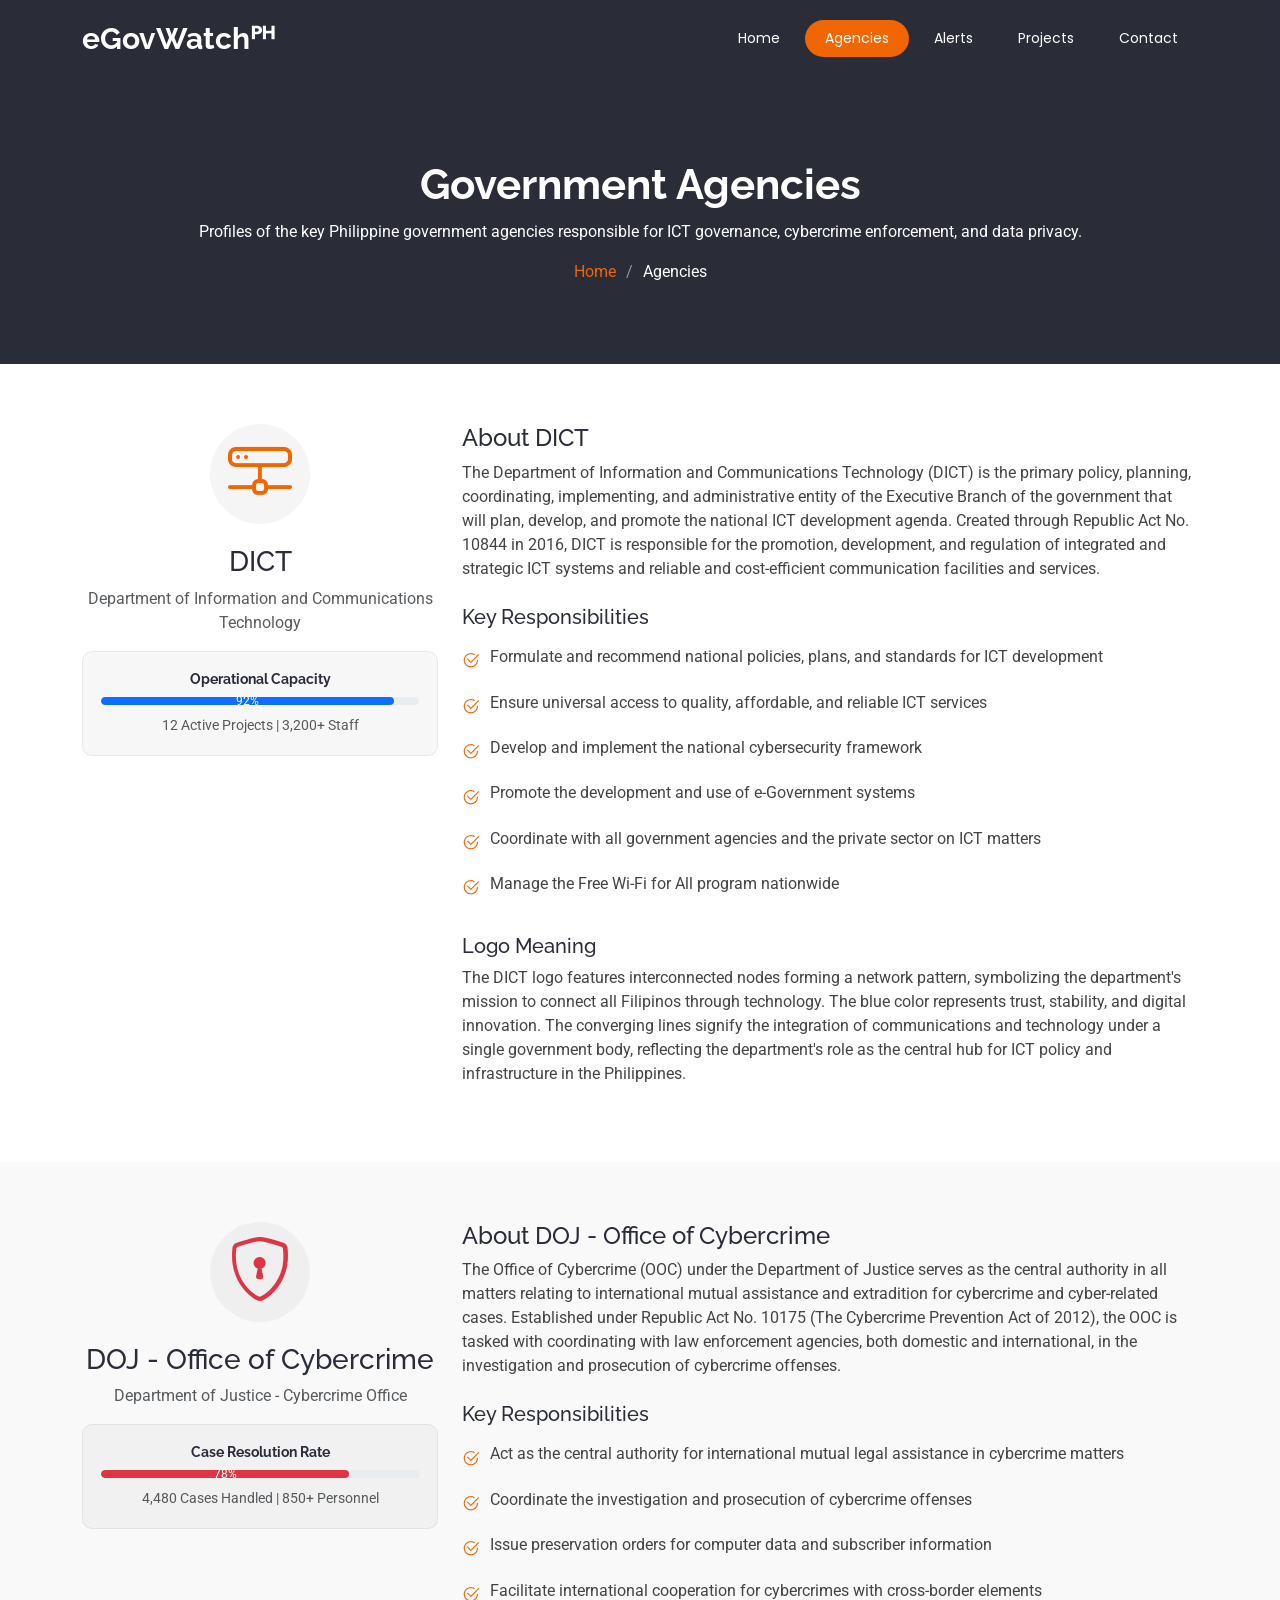
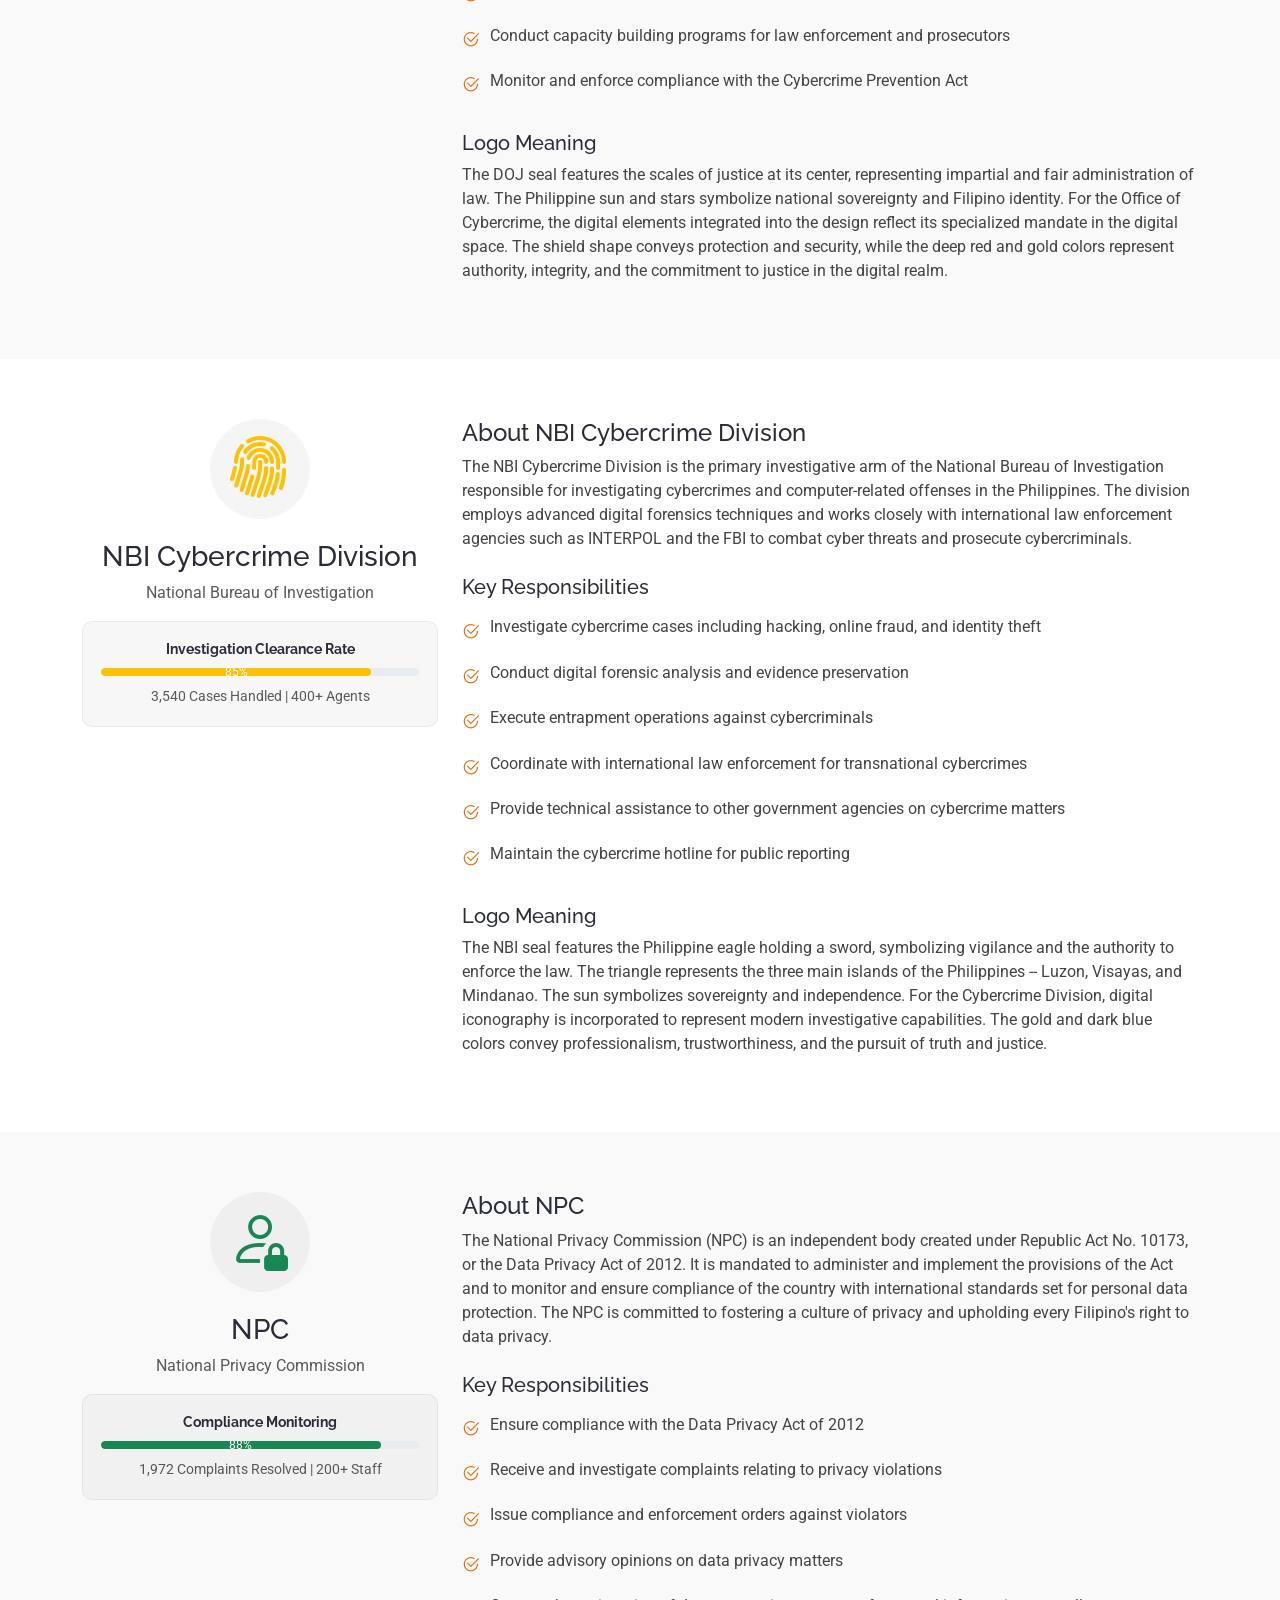
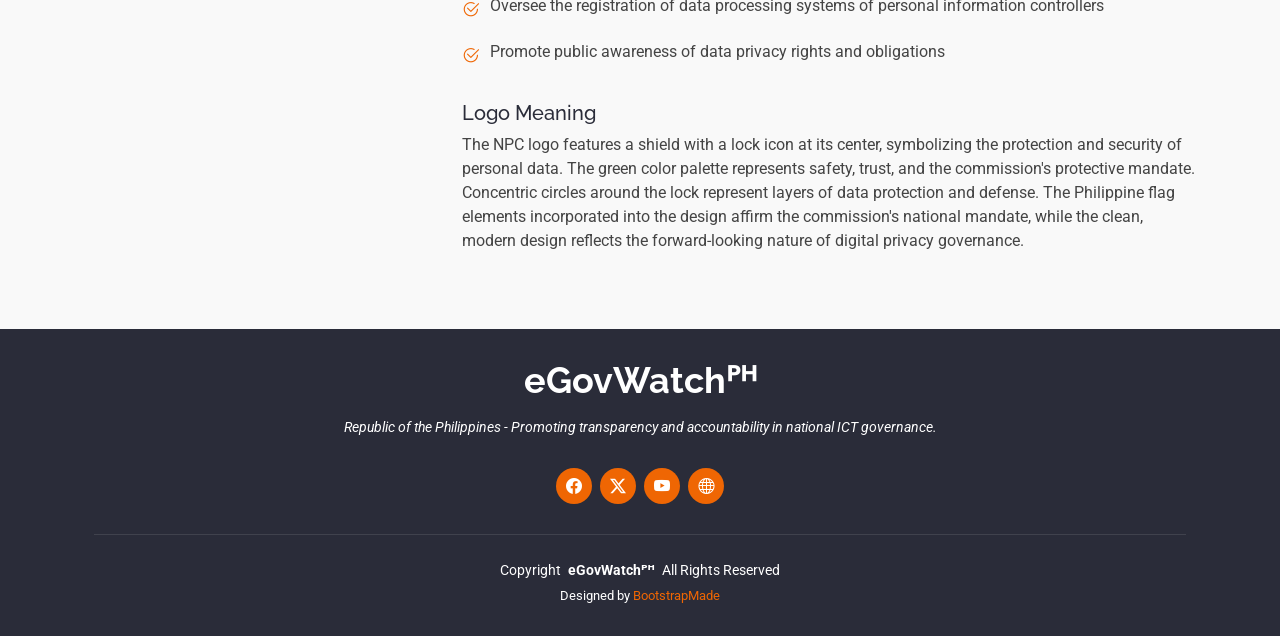
<file: agencies.html>
<!DOCTYPE html>
<html lang="en">

<head>
  <meta charset="utf-8">
  <meta content="width=device-width, initial-scale=1.0" name="viewport">
  <title>Government Agencies - eGovWatchᴾᴴ</title>
  <meta name="description" content="Profiles of Philippine government agencies responsible for ICT governance: DICT, DOJ Office of Cybercrime, NBI Cybercrime Division, and NPC.">
  <meta name="keywords" content="DICT, DOJ, NBI, NPC, Philippines, ICT, cybercrime, agencies">

  <link href="assets/img/favicon.png" rel="icon">
  <link href="assets/img/apple-touch-icon.png" rel="apple-touch-icon">

  <link href="https://fonts.googleapis.com" rel="preconnect">
  <link href="https://fonts.gstatic.com" rel="preconnect" crossorigin>
  <link href="https://fonts.googleapis.com/css2?family=Roboto:ital,wght@0,100;0,300;0,400;0,500;0,700;0,900;1,100;1,300;1,400;1,500;1,700;1,900&family=Poppins:ital,wght@0,100;0,200;0,300;0,400;0,500;0,600;0,700;0,800;0,900;1,100;1,200;1,300;1,400;1,500;1,600;1,700;1,800;1,900&family=Raleway:ital,wght@0,100;0,200;0,300;0,400;0,500;0,600;0,700;0,800;0,900;1,100;1,200;1,300;1,400;1,500;1,600;1,700;1,800;1,900&display=swap" rel="stylesheet">

  <link href="assets/vendor/bootstrap/css/bootstrap.min.css" rel="stylesheet">
  <link href="assets/vendor/bootstrap-icons/bootstrap-icons.css" rel="stylesheet">
  <link href="assets/vendor/aos/aos.css" rel="stylesheet">
  <link href="assets/vendor/animate.css/animate.min.css" rel="stylesheet">
  <link href="assets/vendor/glightbox/css/glightbox.min.css" rel="stylesheet">
  <link href="assets/vendor/swiper/swiper-bundle.min.css" rel="stylesheet">

  <link href="assets/css/main.css" rel="stylesheet">
</head>

<body class="starter-page-page">

  <header id="header" class="header d-flex align-items-center fixed-top">
    <div class="container-fluid container-xl position-relative d-flex align-items-center justify-content-between">
      <a href="index.html" class="logo d-flex align-items-center">
        <h1 class="sitename">eGovWatchᴾᴴ</h1>
      </a>
      <nav id="navmenu" class="navmenu">
        <ul>
          <li><a href="index.html">Home</a></li>
          <li><a href="agencies.html" class="active">Agencies</a></li>
          <li><a href="alerts.html">Alerts</a></li>
          <li><a href="projects.html">Projects</a></li>
          <li><a href="contact.html">Contact</a></li>
        </ul>
        <i class="mobile-nav-toggle d-xl-none bi bi-list"></i>
      </nav>
    </div>
  </header>

  <main class="main">

    <!-- Page Title -->
    <div class="page-title dark-background">
      <div class="container position-relative">
        <h1>Government Agencies</h1>
        <p>Profiles of the key Philippine government agencies responsible for ICT governance, cybercrime enforcement, and data privacy.</p>
        <nav class="breadcrumbs">
          <ol>
            <li><a href="index.html">Home</a></li>
            <li class="current">Agencies</li>
          </ol>
        </nav>
      </div>
    </div>

    <!-- DICT Section -->
    <section id="dict" class="agency-section section">
      <div class="container" data-aos="fade-up">
        <div class="row gy-4 align-items-start">
          <div class="col-lg-4 text-center" data-aos="fade-right" data-aos-delay="100">
            <div class="agency-icon-wrapper">
              <i class="bi bi-hdd-network" style="font-size: 4rem; color: var(--accent-color);"></i>
            </div>
            <h3 class="mt-3">DICT</h3>
            <p class="text-muted">Department of Information and Communications Technology</p>
            <div class="quick-stats-card mt-3">
              <h6>Operational Capacity</h6>
              <div class="progress mb-2">
                <div class="progress-bar progress-bar-animated bg-primary" role="progressbar" data-progress="92" aria-valuenow="92" aria-valuemin="0" aria-valuemax="100">92%</div>
              </div>
              <small class="text-muted">12 Active Projects | 3,200+ Staff</small>
            </div>
          </div>
          <div class="col-lg-8" data-aos="fade-left" data-aos-delay="200">
            <h4>About DICT</h4>
            <p>The Department of Information and Communications Technology (DICT) is the primary policy, planning, coordinating, implementing, and administrative entity of the Executive Branch of the government that will plan, develop, and promote the national ICT development agenda. Created through Republic Act No. 10844 in 2016, DICT is responsible for the promotion, development, and regulation of integrated and strategic ICT systems and reliable and cost-efficient communication facilities and services.</p>

            <h5 class="mt-4">Key Responsibilities</h5>
            <ul class="agency-responsibilities">
              <li><i class="bi bi-check2-circle"></i> <span>Formulate and recommend national policies, plans, and standards for ICT development</span></li>
              <li><i class="bi bi-check2-circle"></i> <span>Ensure universal access to quality, affordable, and reliable ICT services</span></li>
              <li><i class="bi bi-check2-circle"></i> <span>Develop and implement the national cybersecurity framework</span></li>
              <li><i class="bi bi-check2-circle"></i> <span>Promote the development and use of e-Government systems</span></li>
              <li><i class="bi bi-check2-circle"></i> <span>Coordinate with all government agencies and the private sector on ICT matters</span></li>
              <li><i class="bi bi-check2-circle"></i> <span>Manage the Free Wi-Fi for All program nationwide</span></li>
            </ul>

            <h5 class="mt-4">Logo Meaning</h5>
            <p>The DICT logo features interconnected nodes forming a network pattern, symbolizing the department's mission to connect all Filipinos through technology. The blue color represents trust, stability, and digital innovation. The converging lines signify the integration of communications and technology under a single government body, reflecting the department's role as the central hub for ICT policy and infrastructure in the Philippines.</p>
          </div>
        </div>
      </div>
    </section>

    <!-- DOJ Section -->
    <section id="doj" class="agency-section section" style="background-color: #f9f9f9;">
      <div class="container" data-aos="fade-up">
        <div class="row gy-4 align-items-start">
          <div class="col-lg-4 text-center" data-aos="fade-right" data-aos-delay="100">
            <div class="agency-icon-wrapper">
              <i class="bi bi-shield-lock" style="font-size: 4rem; color: #dc3545;"></i>
            </div>
            <h3 class="mt-3">DOJ - Office of Cybercrime</h3>
            <p class="text-muted">Department of Justice - Cybercrime Office</p>
            <div class="quick-stats-card mt-3">
              <h6>Case Resolution Rate</h6>
              <div class="progress mb-2">
                <div class="progress-bar progress-bar-animated bg-danger" role="progressbar" data-progress="78" aria-valuenow="78" aria-valuemin="0" aria-valuemax="100">78%</div>
              </div>
              <small class="text-muted">4,480 Cases Handled | 850+ Personnel</small>
            </div>
          </div>
          <div class="col-lg-8" data-aos="fade-left" data-aos-delay="200">
            <h4>About DOJ - Office of Cybercrime</h4>
            <p>The Office of Cybercrime (OOC) under the Department of Justice serves as the central authority in all matters relating to international mutual assistance and extradition for cybercrime and cyber-related cases. Established under Republic Act No. 10175 (The Cybercrime Prevention Act of 2012), the OOC is tasked with coordinating with law enforcement agencies, both domestic and international, in the investigation and prosecution of cybercrime offenses.</p>

            <h5 class="mt-4">Key Responsibilities</h5>
            <ul class="agency-responsibilities">
              <li><i class="bi bi-check2-circle"></i> <span>Act as the central authority for international mutual legal assistance in cybercrime matters</span></li>
              <li><i class="bi bi-check2-circle"></i> <span>Coordinate the investigation and prosecution of cybercrime offenses</span></li>
              <li><i class="bi bi-check2-circle"></i> <span>Issue preservation orders for computer data and subscriber information</span></li>
              <li><i class="bi bi-check2-circle"></i> <span>Facilitate international cooperation for cybercrimes with cross-border elements</span></li>
              <li><i class="bi bi-check2-circle"></i> <span>Conduct capacity building programs for law enforcement and prosecutors</span></li>
              <li><i class="bi bi-check2-circle"></i> <span>Monitor and enforce compliance with the Cybercrime Prevention Act</span></li>
            </ul>

            <h5 class="mt-4">Logo Meaning</h5>
            <p>The DOJ seal features the scales of justice at its center, representing impartial and fair administration of law. The Philippine sun and stars symbolize national sovereignty and Filipino identity. For the Office of Cybercrime, the digital elements integrated into the design reflect its specialized mandate in the digital space. The shield shape conveys protection and security, while the deep red and gold colors represent authority, integrity, and the commitment to justice in the digital realm.</p>
          </div>
        </div>
      </div>
    </section>

    <!-- NBI Section -->
    <section id="nbi" class="agency-section section">
      <div class="container" data-aos="fade-up">
        <div class="row gy-4 align-items-start">
          <div class="col-lg-4 text-center" data-aos="fade-right" data-aos-delay="100">
            <div class="agency-icon-wrapper">
              <i class="bi bi-fingerprint" style="font-size: 4rem; color: #ffc107;"></i>
            </div>
            <h3 class="mt-3">NBI Cybercrime Division</h3>
            <p class="text-muted">National Bureau of Investigation</p>
            <div class="quick-stats-card mt-3">
              <h6>Investigation Clearance Rate</h6>
              <div class="progress mb-2">
                <div class="progress-bar progress-bar-animated bg-warning" role="progressbar" data-progress="85" aria-valuenow="85" aria-valuemin="0" aria-valuemax="100">85%</div>
              </div>
              <small class="text-muted">3,540 Cases Handled | 400+ Agents</small>
            </div>
          </div>
          <div class="col-lg-8" data-aos="fade-left" data-aos-delay="200">
            <h4>About NBI Cybercrime Division</h4>
            <p>The NBI Cybercrime Division is the primary investigative arm of the National Bureau of Investigation responsible for investigating cybercrimes and computer-related offenses in the Philippines. The division employs advanced digital forensics techniques and works closely with international law enforcement agencies such as INTERPOL and the FBI to combat cyber threats and prosecute cybercriminals.</p>

            <h5 class="mt-4">Key Responsibilities</h5>
            <ul class="agency-responsibilities">
              <li><i class="bi bi-check2-circle"></i> <span>Investigate cybercrime cases including hacking, online fraud, and identity theft</span></li>
              <li><i class="bi bi-check2-circle"></i> <span>Conduct digital forensic analysis and evidence preservation</span></li>
              <li><i class="bi bi-check2-circle"></i> <span>Execute entrapment operations against cybercriminals</span></li>
              <li><i class="bi bi-check2-circle"></i> <span>Coordinate with international law enforcement for transnational cybercrimes</span></li>
              <li><i class="bi bi-check2-circle"></i> <span>Provide technical assistance to other government agencies on cybercrime matters</span></li>
              <li><i class="bi bi-check2-circle"></i> <span>Maintain the cybercrime hotline for public reporting</span></li>
            </ul>

            <h5 class="mt-4">Logo Meaning</h5>
            <p>The NBI seal features the Philippine eagle holding a sword, symbolizing vigilance and the authority to enforce the law. The triangle represents the three main islands of the Philippines -- Luzon, Visayas, and Mindanao. The sun symbolizes sovereignty and independence. For the Cybercrime Division, digital iconography is incorporated to represent modern investigative capabilities. The gold and dark blue colors convey professionalism, trustworthiness, and the pursuit of truth and justice.</p>
          </div>
        </div>
      </div>
    </section>

    <!-- NPC Section -->
    <section id="npc" class="agency-section section" style="background-color: #f9f9f9;">
      <div class="container" data-aos="fade-up">
        <div class="row gy-4 align-items-start">
          <div class="col-lg-4 text-center" data-aos="fade-right" data-aos-delay="100">
            <div class="agency-icon-wrapper">
              <i class="bi bi-person-lock" style="font-size: 4rem; color: #198754;"></i>
            </div>
            <h3 class="mt-3">NPC</h3>
            <p class="text-muted">National Privacy Commission</p>
            <div class="quick-stats-card mt-3">
              <h6>Compliance Monitoring</h6>
              <div class="progress mb-2">
                <div class="progress-bar progress-bar-animated bg-success" role="progressbar" data-progress="88" aria-valuenow="88" aria-valuemin="0" aria-valuemax="100">88%</div>
              </div>
              <small class="text-muted">1,972 Complaints Resolved | 200+ Staff</small>
            </div>
          </div>
          <div class="col-lg-8" data-aos="fade-left" data-aos-delay="200">
            <h4>About NPC</h4>
            <p>The National Privacy Commission (NPC) is an independent body created under Republic Act No. 10173, or the Data Privacy Act of 2012. It is mandated to administer and implement the provisions of the Act and to monitor and ensure compliance of the country with international standards set for personal data protection. The NPC is committed to fostering a culture of privacy and upholding every Filipino's right to data privacy.</p>

            <h5 class="mt-4">Key Responsibilities</h5>
            <ul class="agency-responsibilities">
              <li><i class="bi bi-check2-circle"></i> <span>Ensure compliance with the Data Privacy Act of 2012</span></li>
              <li><i class="bi bi-check2-circle"></i> <span>Receive and investigate complaints relating to privacy violations</span></li>
              <li><i class="bi bi-check2-circle"></i> <span>Issue compliance and enforcement orders against violators</span></li>
              <li><i class="bi bi-check2-circle"></i> <span>Provide advisory opinions on data privacy matters</span></li>
              <li><i class="bi bi-check2-circle"></i> <span>Oversee the registration of data processing systems of personal information controllers</span></li>
              <li><i class="bi bi-check2-circle"></i> <span>Promote public awareness of data privacy rights and obligations</span></li>
            </ul>

            <h5 class="mt-4">Logo Meaning</h5>
            <p>The NPC logo features a shield with a lock icon at its center, symbolizing the protection and security of personal data. The green color palette represents safety, trust, and the commission's protective mandate. Concentric circles around the lock represent layers of data protection and defense. The Philippine flag elements incorporated into the design affirm the commission's national mandate, while the clean, modern design reflects the forward-looking nature of digital privacy governance.</p>
          </div>
        </div>
      </div>
    </section>

  </main>

  <footer id="footer" class="footer dark-background">
    <div class="container">
      <h3 class="sitename">eGovWatchᴾᴴ</h3>
      <p>Republic of the Philippines - Promoting transparency and accountability in national ICT governance.</p>
      <div class="social-links d-flex justify-content-center">
        <a href="https://www.facebook.com/dict.gov.ph" target="_blank"><i class="bi bi-facebook"></i></a>
        <a href="https://twitter.com/DICTgovph" target="_blank"><i class="bi bi-twitter-x"></i></a>
        <a href="https://www.youtube.com/@DICTgovph" target="_blank"><i class="bi bi-youtube"></i></a>
        <a href="https://dict.gov.ph" target="_blank"><i class="bi bi-globe"></i></a>
      </div>
      <div class="container">
        <div class="copyright">
          <span>Copyright</span> <strong class="px-1 sitename">eGovWatchᴾᴴ</strong> <span>All Rights Reserved</span>
        </div>
        <div class="credits">Designed by <a href="https://bootstrapmade.com/">BootstrapMade</a></div>
      </div>
    </div>
  </footer>

  <a href="#" id="scroll-top" class="scroll-top d-flex align-items-center justify-content-center"><i class="bi bi-arrow-up-short"></i></a>
  <div id="preloader"></div>

  <script src="assets/vendor/bootstrap/js/bootstrap.bundle.min.js"></script>
  <script src="assets/vendor/php-email-form/validate.js"></script>
  <script src="assets/vendor/aos/aos.js"></script>
  <script src="assets/vendor/glightbox/js/glightbox.min.js"></script>
  <script src="assets/vendor/imagesloaded/imagesloaded.pkgd.min.js"></script>
  <script src="assets/vendor/isotope-layout/isotope.pkgd.min.js"></script>
  <script src="assets/vendor/swiper/swiper-bundle.min.js"></script>
  <script src="assets/js/main.js"></script>
  <script src="assets/js/dashboard.js"></script>

</body>

</html>
</file>
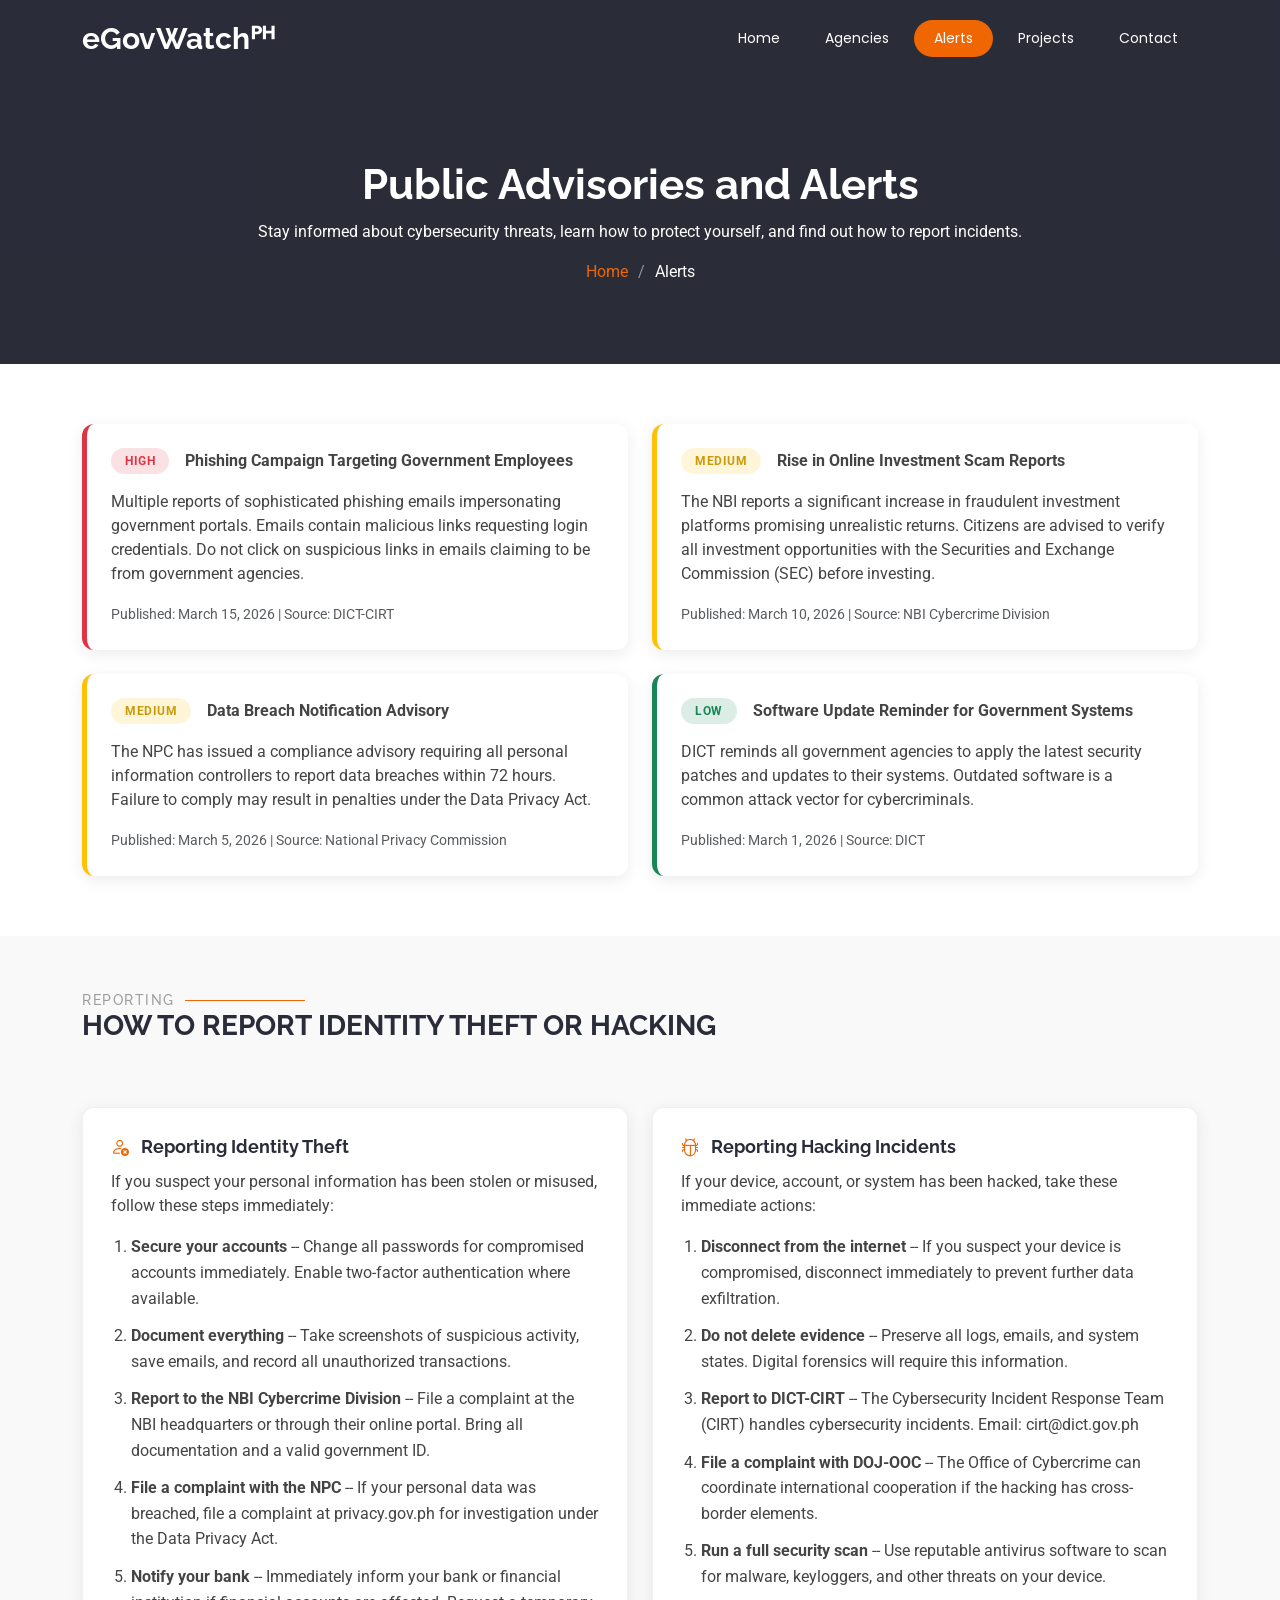
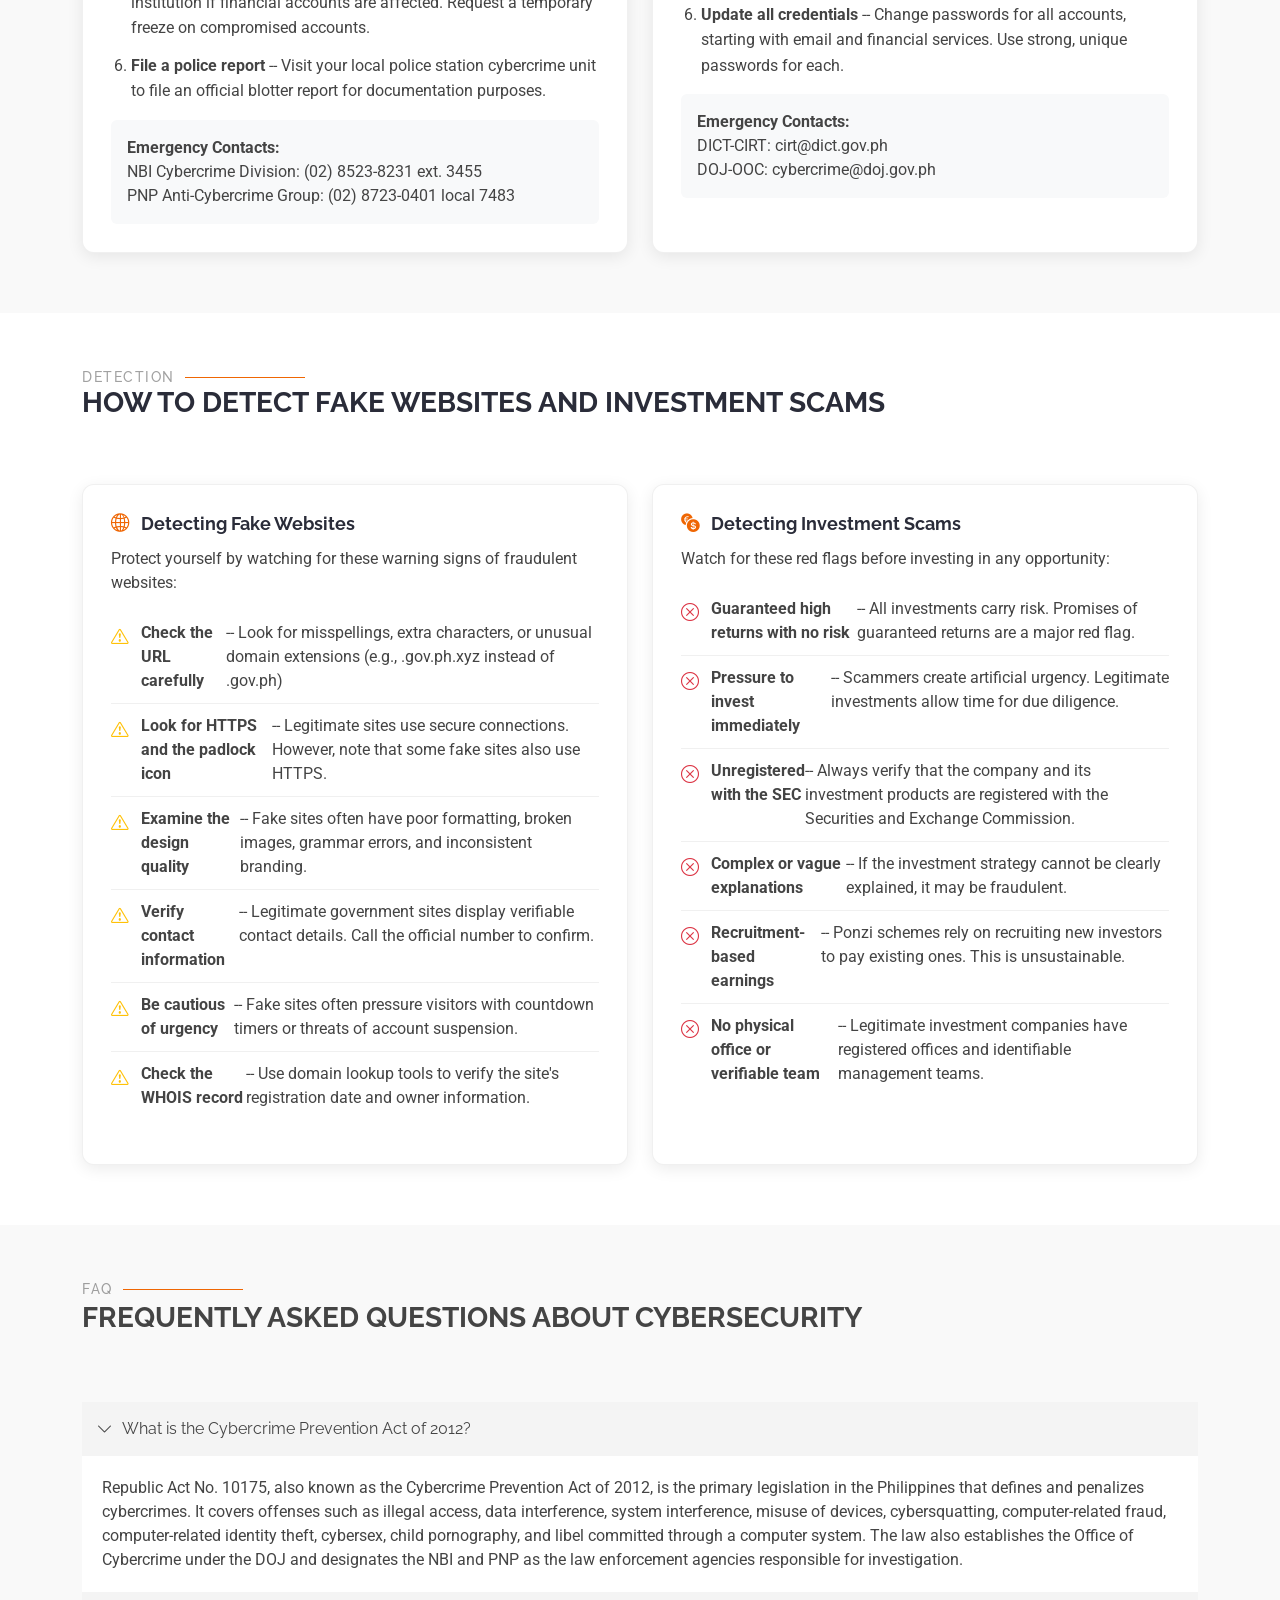
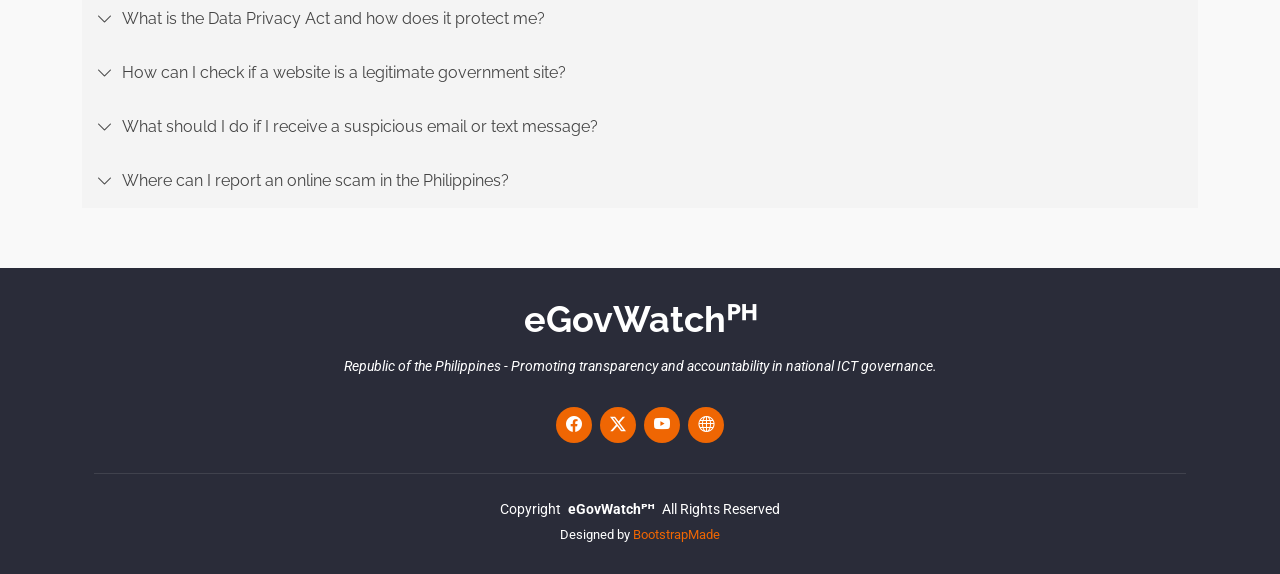
<file: alerts.html>
<!DOCTYPE html>
<html lang="en">

<head>
  <meta charset="utf-8">
  <meta content="width=device-width, initial-scale=1.0" name="viewport">
  <title>Public Advisories - eGovWatchᴾᴴ</title>
  <meta name="description" content="Cybersecurity alerts, public advisories, and guidance on reporting identity theft, hacking, fake websites, and investment scams in the Philippines.">
  <meta name="keywords" content="cybersecurity, alerts, identity theft, hacking, fake websites, scams, Philippines">

  <link href="assets/img/favicon.png" rel="icon">
  <link href="assets/img/apple-touch-icon.png" rel="apple-touch-icon">

  <link href="https://fonts.googleapis.com" rel="preconnect">
  <link href="https://fonts.gstatic.com" rel="preconnect" crossorigin>
  <link href="https://fonts.googleapis.com/css2?family=Roboto:ital,wght@0,100;0,300;0,400;0,500;0,700;0,900;1,100;1,300;1,400;1,500;1,700;1,900&family=Poppins:ital,wght@0,100;0,200;0,300;0,400;0,500;0,600;0,700;0,800;0,900;1,100;1,200;1,300;1,400;1,500;1,600;1,700;1,800;1,900&family=Raleway:ital,wght@0,100;0,200;0,300;0,400;0,500;0,600;0,700;0,800;0,900;1,100;1,200;1,300;1,400;1,500;1,600;1,700;1,800;1,900&display=swap" rel="stylesheet">

  <link href="assets/vendor/bootstrap/css/bootstrap.min.css" rel="stylesheet">
  <link href="assets/vendor/bootstrap-icons/bootstrap-icons.css" rel="stylesheet">
  <link href="assets/vendor/aos/aos.css" rel="stylesheet">
  <link href="assets/vendor/animate.css/animate.min.css" rel="stylesheet">
  <link href="assets/vendor/glightbox/css/glightbox.min.css" rel="stylesheet">
  <link href="assets/vendor/swiper/swiper-bundle.min.css" rel="stylesheet">

  <link href="assets/css/main.css" rel="stylesheet">
</head>

<body class="starter-page-page">

  <header id="header" class="header d-flex align-items-center fixed-top">
    <div class="container-fluid container-xl position-relative d-flex align-items-center justify-content-between">
      <a href="index.html" class="logo d-flex align-items-center">
        <h1 class="sitename">eGovWatchᴾᴴ</h1>
      </a>
      <nav id="navmenu" class="navmenu">
        <ul>
          <li><a href="index.html">Home</a></li>
          <li><a href="agencies.html">Agencies</a></li>
          <li><a href="alerts.html" class="active">Alerts</a></li>
          <li><a href="projects.html">Projects</a></li>
          <li><a href="contact.html">Contact</a></li>
        </ul>
        <i class="mobile-nav-toggle d-xl-none bi bi-list"></i>
      </nav>
    </div>
  </header>

  <main class="main">

    <!-- Page Title -->
    <div class="page-title dark-background">
      <div class="container position-relative">
        <h1>Public Advisories and Alerts</h1>
        <p>Stay informed about cybersecurity threats, learn how to protect yourself, and find out how to report incidents.</p>
        <nav class="breadcrumbs">
          <ol>
            <li><a href="index.html">Home</a></li>
            <li class="current">Alerts</li>
          </ol>
        </nav>
      </div>
    </div>

    <!-- Active Alerts Banner -->
    <section id="active-alerts" class="section">
      <div class="container" data-aos="fade-up">
        <div class="row gy-4">

          <div class="col-lg-6" data-aos="fade-up" data-aos-delay="100">
            <div class="alert-card alert-high">
              <div class="d-flex align-items-center mb-3">
                <span class="alert-severity-badge high">HIGH</span>
                <span class="ms-3 fw-bold">Phishing Campaign Targeting Government Employees</span>
              </div>
              <p>Multiple reports of sophisticated phishing emails impersonating government portals. Emails contain malicious links requesting login credentials. Do not click on suspicious links in emails claiming to be from government agencies.</p>
              <small class="text-muted">Published: March 15, 2026 | Source: DICT-CIRT</small>
            </div>
          </div>

          <div class="col-lg-6" data-aos="fade-up" data-aos-delay="200">
            <div class="alert-card alert-medium">
              <div class="d-flex align-items-center mb-3">
                <span class="alert-severity-badge medium">MEDIUM</span>
                <span class="ms-3 fw-bold">Rise in Online Investment Scam Reports</span>
              </div>
              <p>The NBI reports a significant increase in fraudulent investment platforms promising unrealistic returns. Citizens are advised to verify all investment opportunities with the Securities and Exchange Commission (SEC) before investing.</p>
              <small class="text-muted">Published: March 10, 2026 | Source: NBI Cybercrime Division</small>
            </div>
          </div>

          <div class="col-lg-6" data-aos="fade-up" data-aos-delay="300">
            <div class="alert-card alert-medium">
              <div class="d-flex align-items-center mb-3">
                <span class="alert-severity-badge medium">MEDIUM</span>
                <span class="ms-3 fw-bold">Data Breach Notification Advisory</span>
              </div>
              <p>The NPC has issued a compliance advisory requiring all personal information controllers to report data breaches within 72 hours. Failure to comply may result in penalties under the Data Privacy Act.</p>
              <small class="text-muted">Published: March 5, 2026 | Source: National Privacy Commission</small>
            </div>
          </div>

          <div class="col-lg-6" data-aos="fade-up" data-aos-delay="400">
            <div class="alert-card alert-low">
              <div class="d-flex align-items-center mb-3">
                <span class="alert-severity-badge low">LOW</span>
                <span class="ms-3 fw-bold">Software Update Reminder for Government Systems</span>
              </div>
              <p>DICT reminds all government agencies to apply the latest security patches and updates to their systems. Outdated software is a common attack vector for cybercriminals.</p>
              <small class="text-muted">Published: March 1, 2026 | Source: DICT</small>
            </div>
          </div>

        </div>
      </div>
    </section>

    <!-- How to Report Identity Theft -->
    <section id="identity-theft" class="section" style="background-color: #f9f9f9;">
      <div class="container section-title" data-aos="fade-up">
        <h2>Reporting</h2>
        <p>How to Report Identity Theft or Hacking</p>
      </div>
      <div class="container" data-aos="fade-up" data-aos-delay="100">
        <div class="row gy-4">
          <div class="col-lg-6">
            <div class="advisory-card">
              <h4><i class="bi bi-person-x"></i> Reporting Identity Theft</h4>
              <p class="mb-3">If you suspect your personal information has been stolen or misused, follow these steps immediately:</p>
              <ol class="advisory-steps">
                <li><strong>Secure your accounts</strong> -- Change all passwords for compromised accounts immediately. Enable two-factor authentication where available.</li>
                <li><strong>Document everything</strong> -- Take screenshots of suspicious activity, save emails, and record all unauthorized transactions.</li>
                <li><strong>Report to the NBI Cybercrime Division</strong> -- File a complaint at the NBI headquarters or through their online portal. Bring all documentation and a valid government ID.</li>
                <li><strong>File a complaint with the NPC</strong> -- If your personal data was breached, file a complaint at privacy.gov.ph for investigation under the Data Privacy Act.</li>
                <li><strong>Notify your bank</strong> -- Immediately inform your bank or financial institution if financial accounts are affected. Request a temporary freeze on compromised accounts.</li>
                <li><strong>File a police report</strong> -- Visit your local police station cybercrime unit to file an official blotter report for documentation purposes.</li>
              </ol>
              <div class="mt-3 p-3 bg-light rounded">
                <strong>Emergency Contacts:</strong><br>
                NBI Cybercrime Division: (02) 8523-8231 ext. 3455<br>
                PNP Anti-Cybercrime Group: (02) 8723-0401 local 7483
              </div>
            </div>
          </div>
          <div class="col-lg-6">
            <div class="advisory-card">
              <h4><i class="bi bi-bug"></i> Reporting Hacking Incidents</h4>
              <p class="mb-3">If your device, account, or system has been hacked, take these immediate actions:</p>
              <ol class="advisory-steps">
                <li><strong>Disconnect from the internet</strong> -- If you suspect your device is compromised, disconnect immediately to prevent further data exfiltration.</li>
                <li><strong>Do not delete evidence</strong> -- Preserve all logs, emails, and system states. Digital forensics will require this information.</li>
                <li><strong>Report to DICT-CIRT</strong> -- The Cybersecurity Incident Response Team (CIRT) handles cybersecurity incidents. Email: cirt@dict.gov.ph</li>
                <li><strong>File a complaint with DOJ-OOC</strong> -- The Office of Cybercrime can coordinate international cooperation if the hacking has cross-border elements.</li>
                <li><strong>Run a full security scan</strong> -- Use reputable antivirus software to scan for malware, keyloggers, and other threats on your device.</li>
                <li><strong>Update all credentials</strong> -- Change passwords for all accounts, starting with email and financial services. Use strong, unique passwords for each.</li>
              </ol>
              <div class="mt-3 p-3 bg-light rounded">
                <strong>Emergency Contacts:</strong><br>
                DICT-CIRT: cirt@dict.gov.ph<br>
                DOJ-OOC: cybercrime@doj.gov.ph
              </div>
            </div>
          </div>
        </div>
      </div>
    </section>

    <!-- Detecting Threats -->
    <section id="detect-threats" class="section">
      <div class="container section-title" data-aos="fade-up">
        <h2>Detection</h2>
        <p>How to Detect Fake Websites and Investment Scams</p>
      </div>
      <div class="container" data-aos="fade-up" data-aos-delay="100">
        <div class="row gy-4">

          <div class="col-lg-6">
            <div class="advisory-card">
              <h4><i class="bi bi-globe2"></i> Detecting Fake Websites</h4>
              <p class="mb-3">Protect yourself by watching for these warning signs of fraudulent websites:</p>
              <ul class="detection-checklist">
                <li><i class="bi bi-exclamation-triangle text-warning"></i> <strong>Check the URL carefully</strong> -- Look for misspellings, extra characters, or unusual domain extensions (e.g., .gov.ph.xyz instead of .gov.ph)</li>
                <li><i class="bi bi-exclamation-triangle text-warning"></i> <strong>Look for HTTPS and the padlock icon</strong> -- Legitimate sites use secure connections. However, note that some fake sites also use HTTPS.</li>
                <li><i class="bi bi-exclamation-triangle text-warning"></i> <strong>Examine the design quality</strong> -- Fake sites often have poor formatting, broken images, grammar errors, and inconsistent branding.</li>
                <li><i class="bi bi-exclamation-triangle text-warning"></i> <strong>Verify contact information</strong> -- Legitimate government sites display verifiable contact details. Call the official number to confirm.</li>
                <li><i class="bi bi-exclamation-triangle text-warning"></i> <strong>Be cautious of urgency</strong> -- Fake sites often pressure visitors with countdown timers or threats of account suspension.</li>
                <li><i class="bi bi-exclamation-triangle text-warning"></i> <strong>Check the WHOIS record</strong> -- Use domain lookup tools to verify the site's registration date and owner information.</li>
              </ul>
            </div>
          </div>

          <div class="col-lg-6">
            <div class="advisory-card">
              <h4><i class="bi bi-currency-exchange"></i> Detecting Investment Scams</h4>
              <p class="mb-3">Watch for these red flags before investing in any opportunity:</p>
              <ul class="detection-checklist">
                <li><i class="bi bi-x-circle text-danger"></i> <strong>Guaranteed high returns with no risk</strong> -- All investments carry risk. Promises of guaranteed returns are a major red flag.</li>
                <li><i class="bi bi-x-circle text-danger"></i> <strong>Pressure to invest immediately</strong> -- Scammers create artificial urgency. Legitimate investments allow time for due diligence.</li>
                <li><i class="bi bi-x-circle text-danger"></i> <strong>Unregistered with the SEC</strong> -- Always verify that the company and its investment products are registered with the Securities and Exchange Commission.</li>
                <li><i class="bi bi-x-circle text-danger"></i> <strong>Complex or vague explanations</strong> -- If the investment strategy cannot be clearly explained, it may be fraudulent.</li>
                <li><i class="bi bi-x-circle text-danger"></i> <strong>Recruitment-based earnings</strong> -- Ponzi schemes rely on recruiting new investors to pay existing ones. This is unsustainable.</li>
                <li><i class="bi bi-x-circle text-danger"></i> <strong>No physical office or verifiable team</strong> -- Legitimate investment companies have registered offices and identifiable management teams.</li>
              </ul>
            </div>
          </div>

        </div>
      </div>
    </section>

    <!-- FAQ Accordion -->
    <section id="faq" class="faq section" style="background-color: #f9f9f9;">
      <div class="container section-title" data-aos="fade-up">
        <h2>FAQ</h2>
        <p>Frequently Asked Questions About Cybersecurity</p>
      </div>

      <div class="container" data-aos="fade-up">
        <div class="row">
          <div class="col-12">
            <div class="custom-accordion" id="accordion-faq">

              <div class="accordion-item">
                <h2 class="mb-0">
                  <button class="btn btn-link" type="button" data-bs-toggle="collapse" data-bs-target="#collapse-faq-1">
                    What is the Cybercrime Prevention Act of 2012?
                  </button>
                </h2>
                <div id="collapse-faq-1" class="collapse show" data-parent="#accordion-faq">
                  <div class="accordion-body">
                    Republic Act No. 10175, also known as the Cybercrime Prevention Act of 2012, is the primary legislation in the Philippines that defines and penalizes cybercrimes. It covers offenses such as illegal access, data interference, system interference, misuse of devices, cybersquatting, computer-related fraud, computer-related identity theft, cybersex, child pornography, and libel committed through a computer system. The law also establishes the Office of Cybercrime under the DOJ and designates the NBI and PNP as the law enforcement agencies responsible for investigation.
                  </div>
                </div>
              </div>

              <div class="accordion-item">
                <h2 class="mb-0">
                  <button class="btn btn-link collapsed" type="button" data-bs-toggle="collapse" data-bs-target="#collapse-faq-2">
                    What is the Data Privacy Act and how does it protect me?
                  </button>
                </h2>
                <div id="collapse-faq-2" class="collapse" data-parent="#accordion-faq">
                  <div class="accordion-body">
                    Republic Act No. 10173, the Data Privacy Act of 2012, protects individual personal information in information and communications systems in the government and private sector. It ensures that personal data is processed fairly and lawfully, collected for specified purposes, kept accurate and up to date, and retained only as long as necessary. The National Privacy Commission (NPC) enforces this law. Any citizen whose data privacy rights have been violated can file a complaint with the NPC.
                  </div>
                </div>
              </div>

              <div class="accordion-item">
                <h2 class="mb-0">
                  <button class="btn btn-link collapsed" type="button" data-bs-toggle="collapse" data-bs-target="#collapse-faq-3">
                    How can I check if a website is a legitimate government site?
                  </button>
                </h2>
                <div id="collapse-faq-3" class="collapse" data-parent="#accordion-faq">
                  <div class="accordion-body">
                    Official Philippine government websites use the .gov.ph domain extension. Always verify the complete URL before entering any personal information. You can also check the DICT's official directory of government websites. Be wary of sites that mimic government branding but use different domain extensions such as .com, .net, or .org. When in doubt, contact the agency directly through their official phone number to verify.
                  </div>
                </div>
              </div>

              <div class="accordion-item">
                <h2 class="mb-0">
                  <button class="btn btn-link collapsed" type="button" data-bs-toggle="collapse" data-bs-target="#collapse-faq-4">
                    What should I do if I receive a suspicious email or text message?
                  </button>
                </h2>
                <div id="collapse-faq-4" class="collapse" data-parent="#accordion-faq">
                  <div class="accordion-body">
                    Do not click on any links or download attachments from suspicious messages. Do not reply or provide personal information. Block the sender and report the message. For suspicious text messages, you can report them to your mobile service provider. For phishing emails, forward them to the DICT-CIRT at cirt@dict.gov.ph. Take a screenshot of the message for documentation before deleting it. If you already clicked a link or provided information, immediately change your passwords and monitor your accounts for unusual activity.
                  </div>
                </div>
              </div>

              <div class="accordion-item">
                <h2 class="mb-0">
                  <button class="btn btn-link collapsed" type="button" data-bs-toggle="collapse" data-bs-target="#collapse-faq-5">
                    Where can I report an online scam in the Philippines?
                  </button>
                </h2>
                <div id="collapse-faq-5" class="collapse" data-parent="#accordion-faq">
                  <div class="accordion-body">
                    You can report online scams to the following agencies: (1) NBI Cybercrime Division at (02) 8523-8231 ext. 3455 or through their website, (2) PNP Anti-Cybercrime Group at (02) 8723-0401 local 7483, (3) DOJ Office of Cybercrime at cybercrime@doj.gov.ph, and (4) DICT through their cybersecurity hotline. Prepare documentation including screenshots, transaction records, and any communication with the scammer. File a formal complaint at the nearest NBI or PNP office for official investigation.
                  </div>
                </div>
              </div>

            </div>
          </div>
        </div>
      </div>
    </section>

  </main>

  <footer id="footer" class="footer dark-background">
    <div class="container">
      <h3 class="sitename">eGovWatchᴾᴴ</h3>
      <p>Republic of the Philippines - Promoting transparency and accountability in national ICT governance.</p>
      <div class="social-links d-flex justify-content-center">
        <a href="https://www.facebook.com/dict.gov.ph" target="_blank"><i class="bi bi-facebook"></i></a>
        <a href="https://twitter.com/DICTgovph" target="_blank"><i class="bi bi-twitter-x"></i></a>
        <a href="https://www.youtube.com/@DICTgovph" target="_blank"><i class="bi bi-youtube"></i></a>
        <a href="https://dict.gov.ph" target="_blank"><i class="bi bi-globe"></i></a>
      </div>
      <div class="container">
        <div class="copyright">
          <span>Copyright</span> <strong class="px-1 sitename">eGovWatchᴾᴴ</strong> <span>All Rights Reserved</span>
        </div>
        <div class="credits">Designed by <a href="https://bootstrapmade.com/">BootstrapMade</a></div>
      </div>
    </div>
  </footer>

  <a href="#" id="scroll-top" class="scroll-top d-flex align-items-center justify-content-center"><i class="bi bi-arrow-up-short"></i></a>
  <div id="preloader"></div>

  <script src="assets/vendor/bootstrap/js/bootstrap.bundle.min.js"></script>
  <script src="assets/vendor/php-email-form/validate.js"></script>
  <script src="assets/vendor/aos/aos.js"></script>
  <script src="assets/vendor/glightbox/js/glightbox.min.js"></script>
  <script src="assets/vendor/imagesloaded/imagesloaded.pkgd.min.js"></script>
  <script src="assets/vendor/isotope-layout/isotope.pkgd.min.js"></script>
  <script src="assets/vendor/swiper/swiper-bundle.min.js"></script>
  <script src="assets/js/main.js"></script>

</body>

</html>
</file>
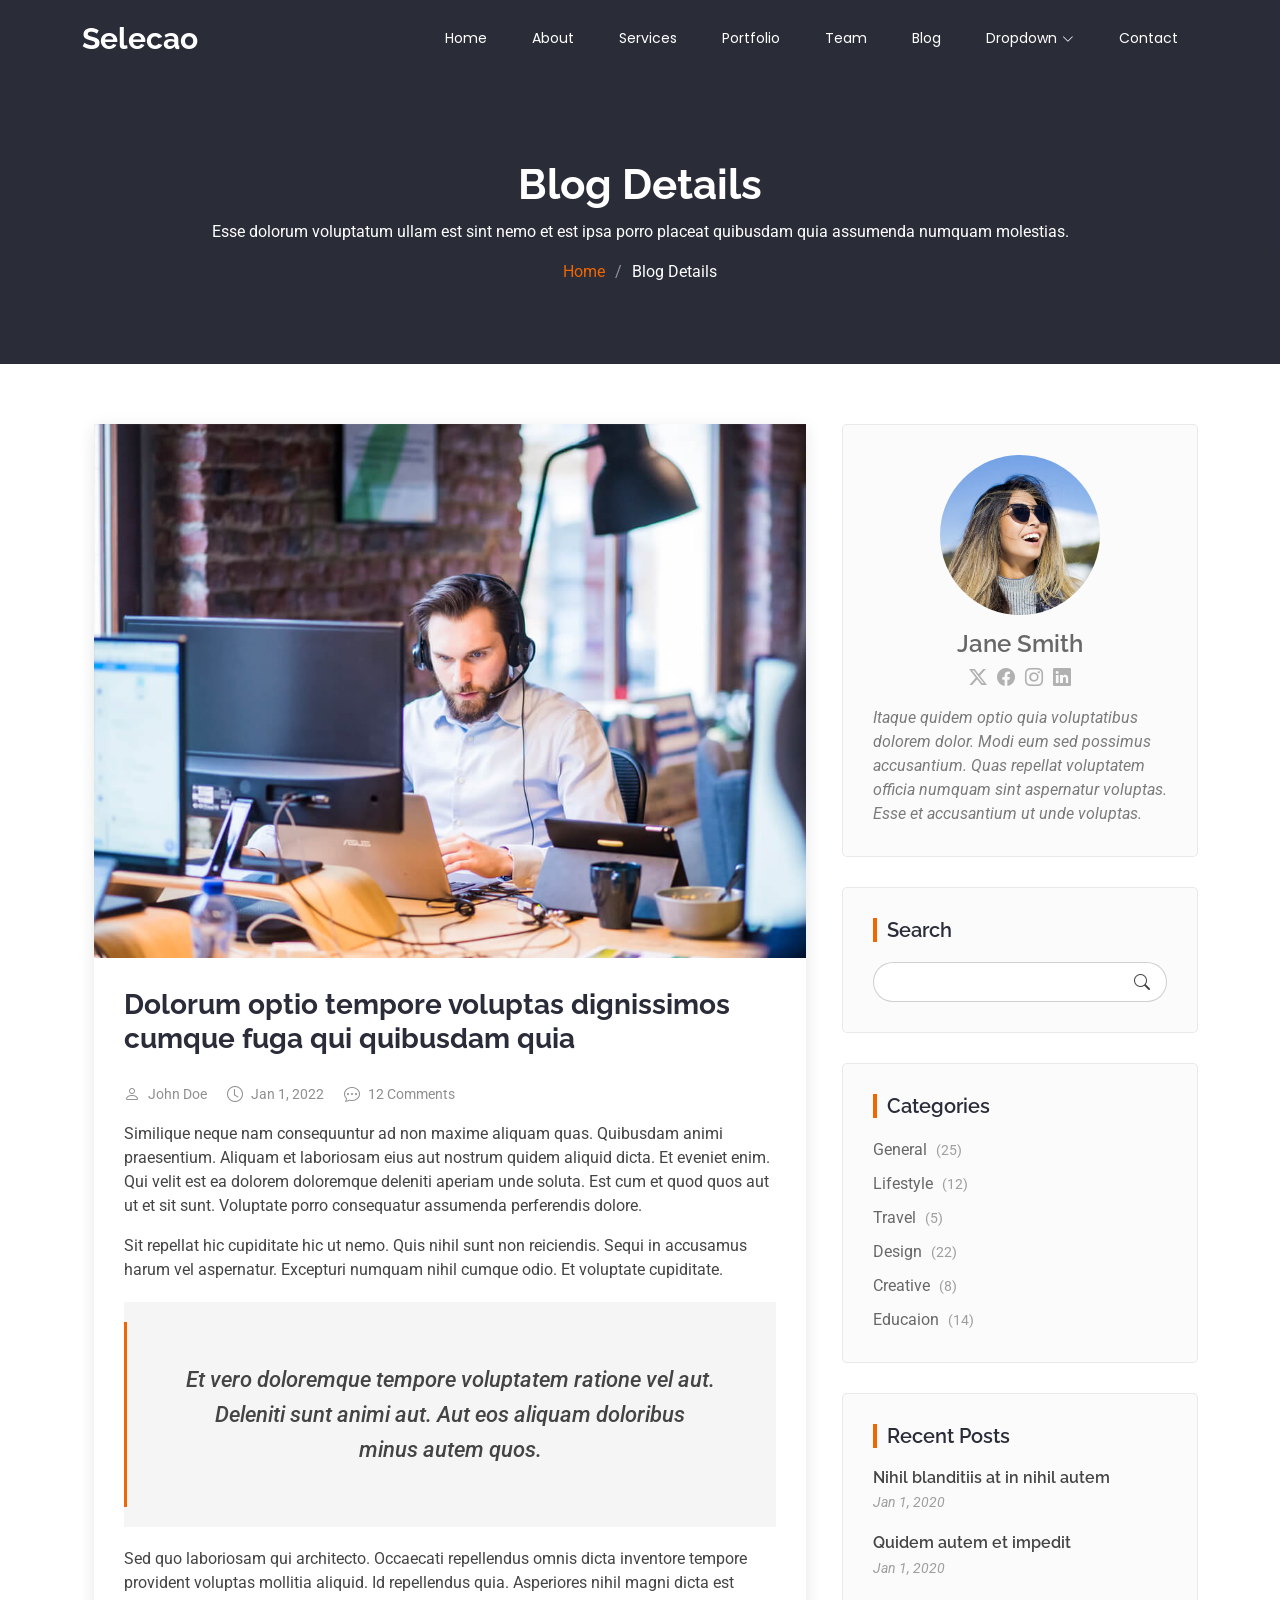
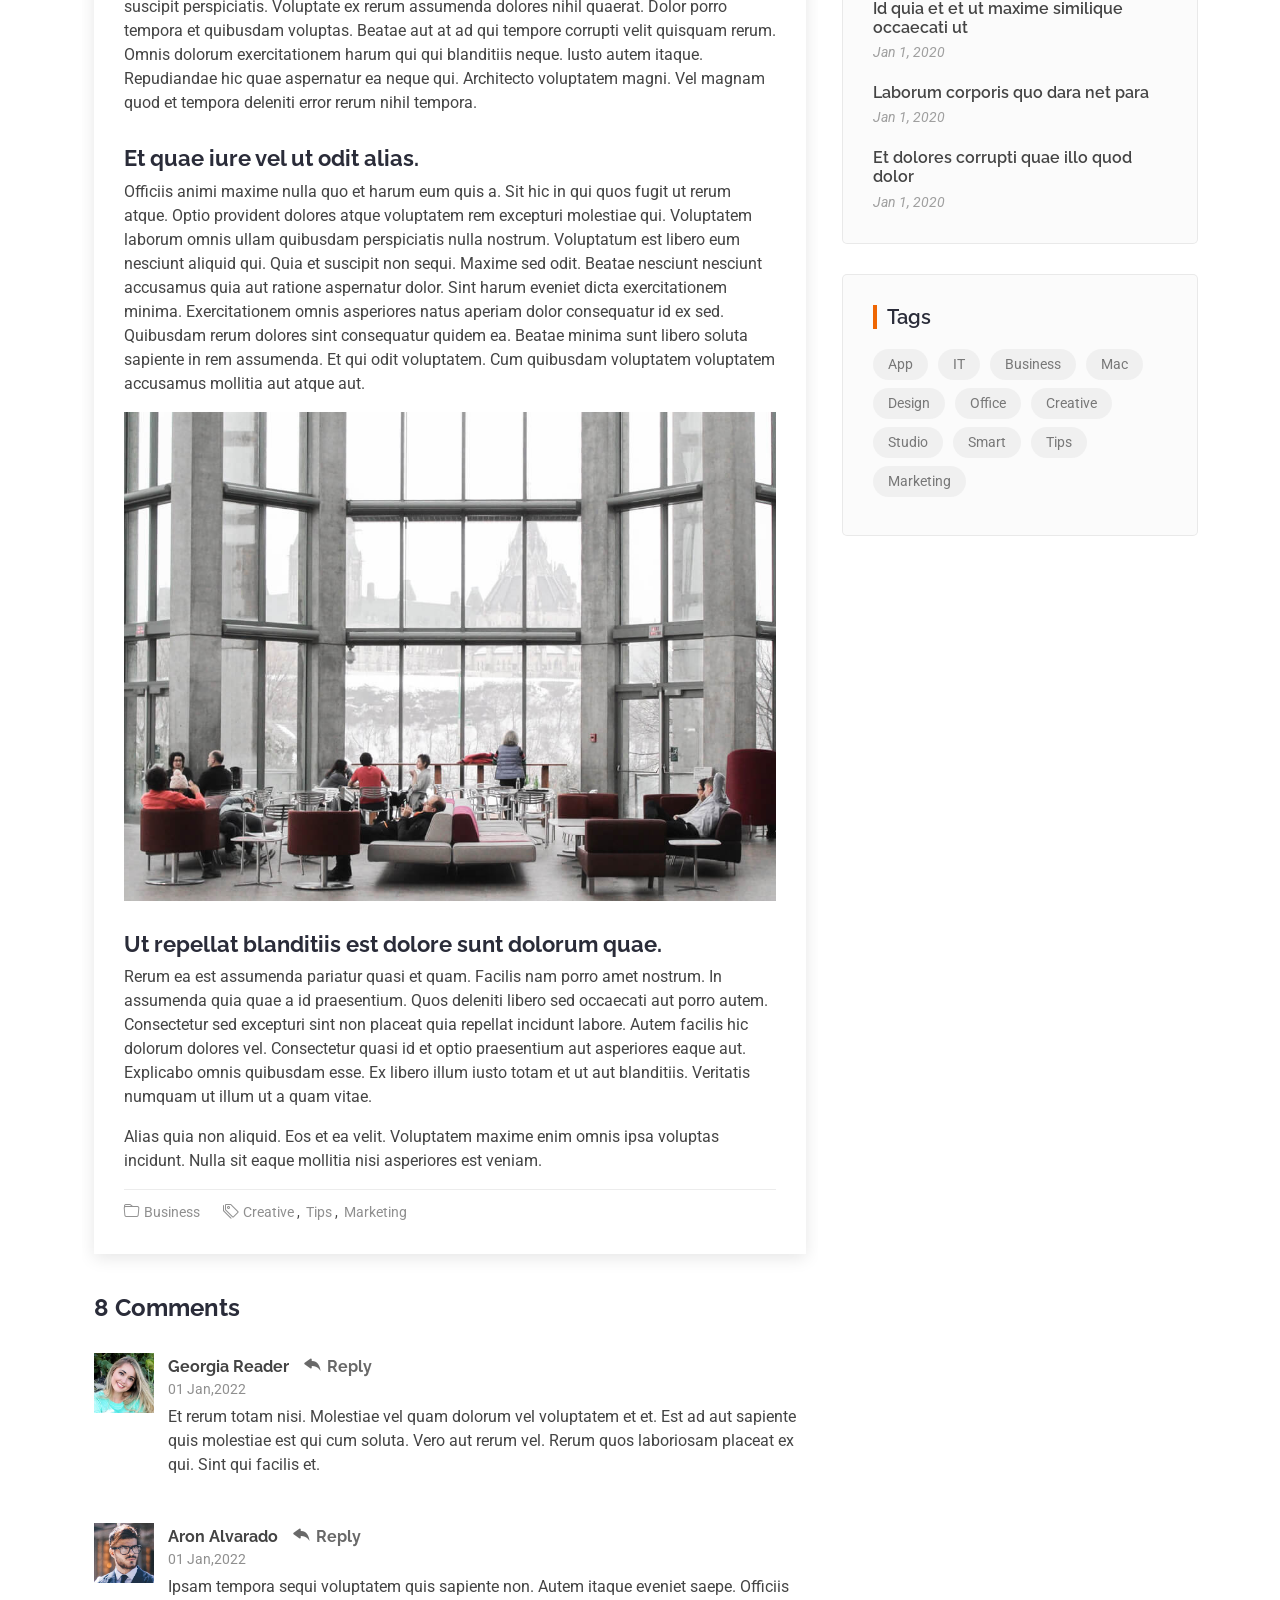
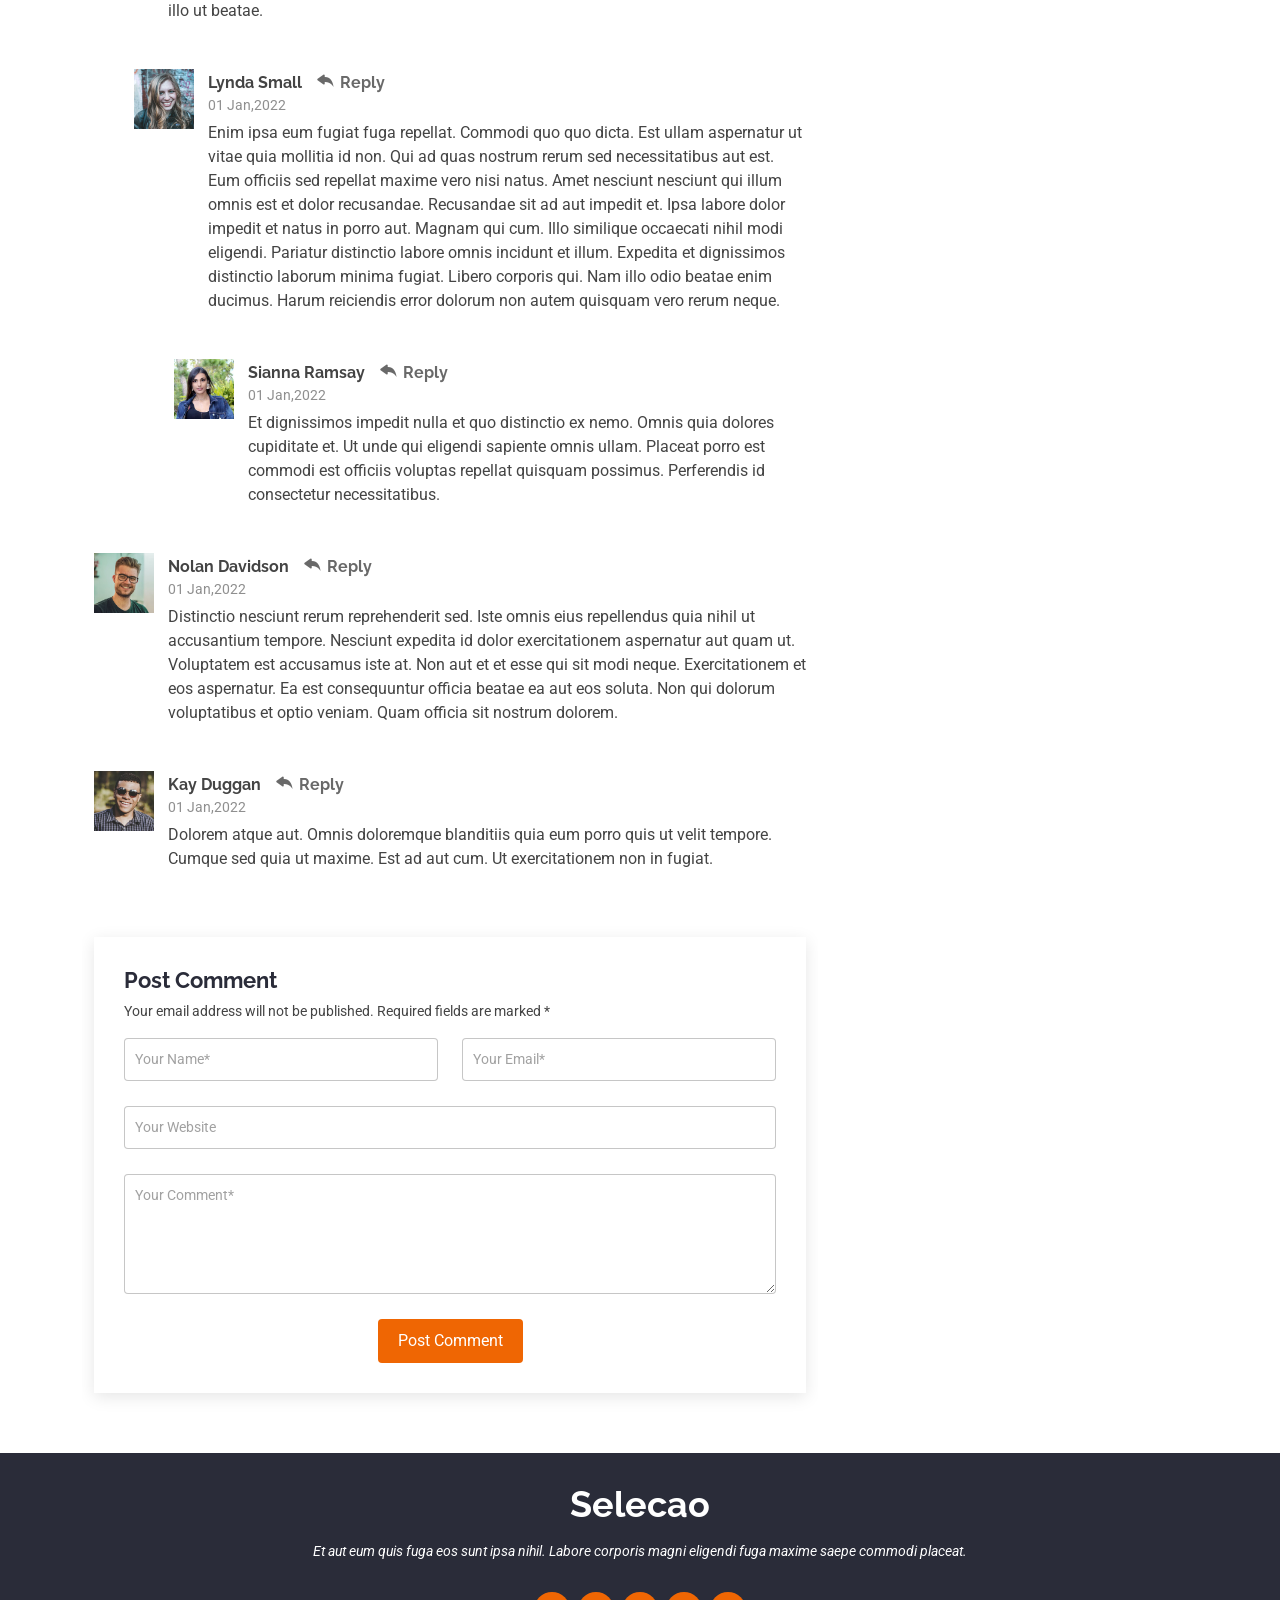
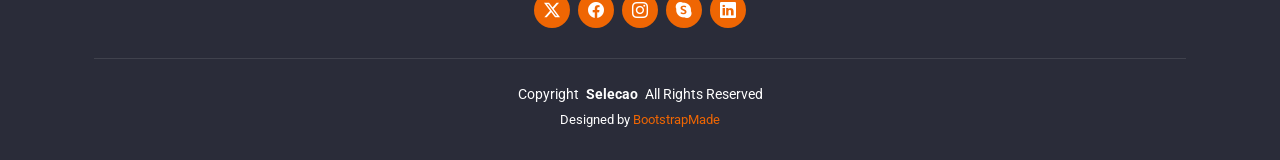
<file: blog-details.html>
<!DOCTYPE html>
<html lang="en">

<head>
  <meta charset="utf-8">
  <meta content="width=device-width, initial-scale=1.0" name="viewport">
  <title>Blog Details - Selecao Bootstrap Template</title>
  <meta name="description" content="">
  <meta name="keywords" content="">

  <!-- Favicons -->
  <link href="assets/img/favicon.png" rel="icon">
  <link href="assets/img/apple-touch-icon.png" rel="apple-touch-icon">

  <!-- Fonts -->
  <link href="https://fonts.googleapis.com" rel="preconnect">
  <link href="https://fonts.gstatic.com" rel="preconnect" crossorigin>
  <link href="https://fonts.googleapis.com/css2?family=Roboto:ital,wght@0,100;0,300;0,400;0,500;0,700;0,900;1,100;1,300;1,400;1,500;1,700;1,900&family=Poppins:ital,wght@0,100;0,200;0,300;0,400;0,500;0,600;0,700;0,800;0,900;1,100;1,200;1,300;1,400;1,500;1,600;1,700;1,800;1,900&family=Raleway:ital,wght@0,100;0,200;0,300;0,400;0,500;0,600;0,700;0,800;0,900;1,100;1,200;1,300;1,400;1,500;1,600;1,700;1,800;1,900&display=swap" rel="stylesheet">

  <!-- Vendor CSS Files -->
  <link href="assets/vendor/bootstrap/css/bootstrap.min.css" rel="stylesheet">
  <link href="assets/vendor/bootstrap-icons/bootstrap-icons.css" rel="stylesheet">
  <link href="assets/vendor/aos/aos.css" rel="stylesheet">
  <link href="assets/vendor/animate.css/animate.min.css" rel="stylesheet">
  <link href="assets/vendor/glightbox/css/glightbox.min.css" rel="stylesheet">
  <link href="assets/vendor/swiper/swiper-bundle.min.css" rel="stylesheet">

  <!-- Main CSS File -->
  <link href="assets/css/main.css" rel="stylesheet">

  <!-- =======================================================
  * Template Name: Selecao
  * Template URL: https://bootstrapmade.com/selecao-bootstrap-template/
  * Updated: Aug 07 2024 with Bootstrap v5.3.3
  * Author: BootstrapMade.com
  * License: https://bootstrapmade.com/license/
  ======================================================== -->
</head>

<body class="blog-details-page">

  <header id="header" class="header d-flex align-items-center fixed-top">
    <div class="container-fluid container-xl position-relative d-flex align-items-center justify-content-between">

      <a href="index.html" class="logo d-flex align-items-center">
        <!-- Uncomment the line below if you also wish to use an image logo -->
        <!-- <img src="assets/img/logo.png" alt=""> -->
        <h1 class="sitename">Selecao</h1>
      </a>

      <nav id="navmenu" class="navmenu">
        <ul>
          <li><a href="#hero">Home</a></li>
          <li><a href="#about">About</a></li>
          <li><a href="#services">Services</a></li>
          <li><a href="#portfolio">Portfolio</a></li>
          <li><a href="#team">Team</a></li>
          <li><a href="blog.html">Blog</a></li>
          <li class="dropdown"><a href="#"><span>Dropdown</span> <i class="bi bi-chevron-down toggle-dropdown"></i></a>
            <ul>
              <li><a href="#">Dropdown 1</a></li>
              <li class="dropdown"><a href="#"><span>Deep Dropdown</span> <i class="bi bi-chevron-down toggle-dropdown"></i></a>
                <ul>
                  <li><a href="#">Deep Dropdown 1</a></li>
                  <li><a href="#">Deep Dropdown 2</a></li>
                  <li><a href="#">Deep Dropdown 3</a></li>
                  <li><a href="#">Deep Dropdown 4</a></li>
                  <li><a href="#">Deep Dropdown 5</a></li>
                </ul>
              </li>
              <li><a href="#">Dropdown 2</a></li>
              <li><a href="#">Dropdown 3</a></li>
              <li><a href="#">Dropdown 4</a></li>
            </ul>
          </li>
          <li><a href="#contact">Contact</a></li>
        </ul>
        <i class="mobile-nav-toggle d-xl-none bi bi-list"></i>
      </nav>

    </div>
  </header>

  <main class="main">

    <!-- Page Title -->
    <div class="page-title dark-background">
      <div class="container position-relative">
        <h1>Blog Details</h1>
        <p>Esse dolorum voluptatum ullam est sint nemo et est ipsa porro placeat quibusdam quia assumenda numquam molestias.</p>
        <nav class="breadcrumbs">
          <ol>
            <li><a href="index.html">Home</a></li>
            <li class="current">Blog Details</li>
          </ol>
        </nav>
      </div>
    </div><!-- End Page Title -->

    <div class="container">
      <div class="row">

        <div class="col-lg-8">

          <!-- Blog Details Section -->
          <section id="blog-details" class="blog-details section">
            <div class="container">

              <article class="article">

                <div class="post-img">
                  <img src="assets/img/blog/blog-1.jpg" alt="" class="img-fluid">
                </div>

                <h2 class="title">Dolorum optio tempore voluptas dignissimos cumque fuga qui quibusdam quia</h2>

                <div class="meta-top">
                  <ul>
                    <li class="d-flex align-items-center"><i class="bi bi-person"></i> <a href="blog-details.html">John Doe</a></li>
                    <li class="d-flex align-items-center"><i class="bi bi-clock"></i> <a href="blog-details.html"><time datetime="2020-01-01">Jan 1, 2022</time></a></li>
                    <li class="d-flex align-items-center"><i class="bi bi-chat-dots"></i> <a href="blog-details.html">12 Comments</a></li>
                  </ul>
                </div><!-- End meta top -->

                <div class="content">
                  <p>
                    Similique neque nam consequuntur ad non maxime aliquam quas. Quibusdam animi praesentium. Aliquam et laboriosam eius aut nostrum quidem aliquid dicta.
                    Et eveniet enim. Qui velit est ea dolorem doloremque deleniti aperiam unde soluta. Est cum et quod quos aut ut et sit sunt. Voluptate porro consequatur assumenda perferendis dolore.
                  </p>

                  <p>
                    Sit repellat hic cupiditate hic ut nemo. Quis nihil sunt non reiciendis. Sequi in accusamus harum vel aspernatur. Excepturi numquam nihil cumque odio. Et voluptate cupiditate.
                  </p>

                  <blockquote>
                    <p>
                      Et vero doloremque tempore voluptatem ratione vel aut. Deleniti sunt animi aut. Aut eos aliquam doloribus minus autem quos.
                    </p>
                  </blockquote>

                  <p>
                    Sed quo laboriosam qui architecto. Occaecati repellendus omnis dicta inventore tempore provident voluptas mollitia aliquid. Id repellendus quia. Asperiores nihil magni dicta est suscipit perspiciatis. Voluptate ex rerum assumenda dolores nihil quaerat.
                    Dolor porro tempora et quibusdam voluptas. Beatae aut at ad qui tempore corrupti velit quisquam rerum. Omnis dolorum exercitationem harum qui qui blanditiis neque.
                    Iusto autem itaque. Repudiandae hic quae aspernatur ea neque qui. Architecto voluptatem magni. Vel magnam quod et tempora deleniti error rerum nihil tempora.
                  </p>

                  <h3>Et quae iure vel ut odit alias.</h3>
                  <p>
                    Officiis animi maxime nulla quo et harum eum quis a. Sit hic in qui quos fugit ut rerum atque. Optio provident dolores atque voluptatem rem excepturi molestiae qui. Voluptatem laborum omnis ullam quibusdam perspiciatis nulla nostrum. Voluptatum est libero eum nesciunt aliquid qui.
                    Quia et suscipit non sequi. Maxime sed odit. Beatae nesciunt nesciunt accusamus quia aut ratione aspernatur dolor. Sint harum eveniet dicta exercitationem minima. Exercitationem omnis asperiores natus aperiam dolor consequatur id ex sed. Quibusdam rerum dolores sint consequatur quidem ea.
                    Beatae minima sunt libero soluta sapiente in rem assumenda. Et qui odit voluptatem. Cum quibusdam voluptatem voluptatem accusamus mollitia aut atque aut.
                  </p>
                  <img src="assets/img/blog/blog-inside-post.jpg" class="img-fluid" alt="">

                  <h3>Ut repellat blanditiis est dolore sunt dolorum quae.</h3>
                  <p>
                    Rerum ea est assumenda pariatur quasi et quam. Facilis nam porro amet nostrum. In assumenda quia quae a id praesentium. Quos deleniti libero sed occaecati aut porro autem. Consectetur sed excepturi sint non placeat quia repellat incidunt labore. Autem facilis hic dolorum dolores vel.
                    Consectetur quasi id et optio praesentium aut asperiores eaque aut. Explicabo omnis quibusdam esse. Ex libero illum iusto totam et ut aut blanditiis. Veritatis numquam ut illum ut a quam vitae.
                  </p>
                  <p>
                    Alias quia non aliquid. Eos et ea velit. Voluptatem maxime enim omnis ipsa voluptas incidunt. Nulla sit eaque mollitia nisi asperiores est veniam.
                  </p>

                </div><!-- End post content -->

                <div class="meta-bottom">
                  <i class="bi bi-folder"></i>
                  <ul class="cats">
                    <li><a href="#">Business</a></li>
                  </ul>

                  <i class="bi bi-tags"></i>
                  <ul class="tags">
                    <li><a href="#">Creative</a></li>
                    <li><a href="#">Tips</a></li>
                    <li><a href="#">Marketing</a></li>
                  </ul>
                </div><!-- End meta bottom -->

              </article>

            </div>
          </section><!-- /Blog Details Section -->

          <!-- Blog Comments Section -->
          <section id="blog-comments" class="blog-comments section">

            <div class="container">

              <h4 class="comments-count">8 Comments</h4>

              <div id="comment-1" class="comment">
                <div class="d-flex">
                  <div class="comment-img"><img src="assets/img/blog/comments-1.jpg" alt=""></div>
                  <div>
                    <h5><a href="">Georgia Reader</a> <a href="#" class="reply"><i class="bi bi-reply-fill"></i> Reply</a></h5>
                    <time datetime="2020-01-01">01 Jan,2022</time>
                    <p>
                      Et rerum totam nisi. Molestiae vel quam dolorum vel voluptatem et et. Est ad aut sapiente quis molestiae est qui cum soluta.
                      Vero aut rerum vel. Rerum quos laboriosam placeat ex qui. Sint qui facilis et.
                    </p>
                  </div>
                </div>
              </div><!-- End comment #1 -->

              <div id="comment-2" class="comment">
                <div class="d-flex">
                  <div class="comment-img"><img src="assets/img/blog/comments-2.jpg" alt=""></div>
                  <div>
                    <h5><a href="">Aron Alvarado</a> <a href="#" class="reply"><i class="bi bi-reply-fill"></i> Reply</a></h5>
                    <time datetime="2020-01-01">01 Jan,2022</time>
                    <p>
                      Ipsam tempora sequi voluptatem quis sapiente non. Autem itaque eveniet saepe. Officiis illo ut beatae.
                    </p>
                  </div>
                </div>

                <div id="comment-reply-1" class="comment comment-reply">
                  <div class="d-flex">
                    <div class="comment-img"><img src="assets/img/blog/comments-3.jpg" alt=""></div>
                    <div>
                      <h5><a href="">Lynda Small</a> <a href="#" class="reply"><i class="bi bi-reply-fill"></i> Reply</a></h5>
                      <time datetime="2020-01-01">01 Jan,2022</time>
                      <p>
                        Enim ipsa eum fugiat fuga repellat. Commodi quo quo dicta. Est ullam aspernatur ut vitae quia mollitia id non. Qui ad quas nostrum rerum sed necessitatibus aut est. Eum officiis sed repellat maxime vero nisi natus. Amet nesciunt nesciunt qui illum omnis est et dolor recusandae.

                        Recusandae sit ad aut impedit et. Ipsa labore dolor impedit et natus in porro aut. Magnam qui cum. Illo similique occaecati nihil modi eligendi. Pariatur distinctio labore omnis incidunt et illum. Expedita et dignissimos distinctio laborum minima fugiat.

                        Libero corporis qui. Nam illo odio beatae enim ducimus. Harum reiciendis error dolorum non autem quisquam vero rerum neque.
                      </p>
                    </div>
                  </div>

                  <div id="comment-reply-2" class="comment comment-reply">
                    <div class="d-flex">
                      <div class="comment-img"><img src="assets/img/blog/comments-4.jpg" alt=""></div>
                      <div>
                        <h5><a href="">Sianna Ramsay</a> <a href="#" class="reply"><i class="bi bi-reply-fill"></i> Reply</a></h5>
                        <time datetime="2020-01-01">01 Jan,2022</time>
                        <p>
                          Et dignissimos impedit nulla et quo distinctio ex nemo. Omnis quia dolores cupiditate et. Ut unde qui eligendi sapiente omnis ullam. Placeat porro est commodi est officiis voluptas repellat quisquam possimus. Perferendis id consectetur necessitatibus.
                        </p>
                      </div>
                    </div>

                  </div><!-- End comment reply #2-->

                </div><!-- End comment reply #1-->

              </div><!-- End comment #2-->

              <div id="comment-3" class="comment">
                <div class="d-flex">
                  <div class="comment-img"><img src="assets/img/blog/comments-5.jpg" alt=""></div>
                  <div>
                    <h5><a href="">Nolan Davidson</a> <a href="#" class="reply"><i class="bi bi-reply-fill"></i> Reply</a></h5>
                    <time datetime="2020-01-01">01 Jan,2022</time>
                    <p>
                      Distinctio nesciunt rerum reprehenderit sed. Iste omnis eius repellendus quia nihil ut accusantium tempore. Nesciunt expedita id dolor exercitationem aspernatur aut quam ut. Voluptatem est accusamus iste at.
                      Non aut et et esse qui sit modi neque. Exercitationem et eos aspernatur. Ea est consequuntur officia beatae ea aut eos soluta. Non qui dolorum voluptatibus et optio veniam. Quam officia sit nostrum dolorem.
                    </p>
                  </div>
                </div>

              </div><!-- End comment #3 -->

              <div id="comment-4" class="comment">
                <div class="d-flex">
                  <div class="comment-img"><img src="assets/img/blog/comments-6.jpg" alt=""></div>
                  <div>
                    <h5><a href="">Kay Duggan</a> <a href="#" class="reply"><i class="bi bi-reply-fill"></i> Reply</a></h5>
                    <time datetime="2020-01-01">01 Jan,2022</time>
                    <p>
                      Dolorem atque aut. Omnis doloremque blanditiis quia eum porro quis ut velit tempore. Cumque sed quia ut maxime. Est ad aut cum. Ut exercitationem non in fugiat.
                    </p>
                  </div>
                </div>

              </div><!-- End comment #4 -->

            </div>

          </section><!-- /Blog Comments Section -->

          <!-- Comment Form Section -->
          <section id="comment-form" class="comment-form section">
            <div class="container">

              <form action="">

                <h4>Post Comment</h4>
                <p>Your email address will not be published. Required fields are marked * </p>
                <div class="row">
                  <div class="col-md-6 form-group">
                    <input name="name" type="text" class="form-control" placeholder="Your Name*">
                  </div>
                  <div class="col-md-6 form-group">
                    <input name="email" type="text" class="form-control" placeholder="Your Email*">
                  </div>
                </div>
                <div class="row">
                  <div class="col form-group">
                    <input name="website" type="text" class="form-control" placeholder="Your Website">
                  </div>
                </div>
                <div class="row">
                  <div class="col form-group">
                    <textarea name="comment" class="form-control" placeholder="Your Comment*"></textarea>
                  </div>
                </div>

                <div class="text-center">
                  <button type="submit" class="btn btn-primary">Post Comment</button>
                </div>

              </form>

            </div>
          </section><!-- /Comment Form Section -->

        </div>

        <div class="col-lg-4 sidebar">

          <div class="widgets-container">

            <!-- Blog Author Widget -->
            <div class="blog-author-widget widget-item">

              <div class="d-flex flex-column align-items-center">
                <img src="assets/img/blog/blog-author.jpg" class="rounded-circle flex-shrink-0" alt="">
                <h4>Jane Smith</h4>
                <div class="social-links">
                  <a href="https://x.com/#"><i class="bi bi-twitter-x"></i></a>
                  <a href="https://facebook.com/#"><i class="bi bi-facebook"></i></a>
                  <a href="https://instagram.com/#"><i class="biu bi-instagram"></i></a>
                  <a href="https://instagram.com/#"><i class="biu bi-linkedin"></i></a>
                </div>

                <p>
                  Itaque quidem optio quia voluptatibus dolorem dolor. Modi eum sed possimus accusantium. Quas repellat voluptatem officia numquam sint aspernatur voluptas. Esse et accusantium ut unde voluptas.
                </p>

              </div>
            </div><!--/Blog Author Widget -->

            <!-- Search Widget -->
            <div class="search-widget widget-item">

              <h3 class="widget-title">Search</h3>
              <form action="">
                <input type="text">
                <button type="submit" title="Search"><i class="bi bi-search"></i></button>
              </form>

            </div><!--/Search Widget -->

            <!-- Categories Widget -->
            <div class="categories-widget widget-item">

              <h3 class="widget-title">Categories</h3>
              <ul class="mt-3">
                <li><a href="#">General <span>(25)</span></a></li>
                <li><a href="#">Lifestyle <span>(12)</span></a></li>
                <li><a href="#">Travel <span>(5)</span></a></li>
                <li><a href="#">Design <span>(22)</span></a></li>
                <li><a href="#">Creative <span>(8)</span></a></li>
                <li><a href="#">Educaion <span>(14)</span></a></li>
              </ul>

            </div><!--/Categories Widget -->

            <!-- Recent Posts Widget -->
            <div class="recent-posts-widget widget-item">

              <h3 class="widget-title">Recent Posts</h3>

              <div class="post-item">
                <h4><a href="blog-details.html">Nihil blanditiis at in nihil autem</a></h4>
                <time datetime="2020-01-01">Jan 1, 2020</time>
              </div><!-- End recent post item-->

              <div class="post-item">
                <h4><a href="blog-details.html">Quidem autem et impedit</a></h4>
                <time datetime="2020-01-01">Jan 1, 2020</time>
              </div><!-- End recent post item-->

              <div class="post-item">
                <h4><a href="blog-details.html">Id quia et et ut maxime similique occaecati ut</a></h4>
                <time datetime="2020-01-01">Jan 1, 2020</time>
              </div><!-- End recent post item-->

              <div class="post-item">
                <h4><a href="blog-details.html">Laborum corporis quo dara net para</a></h4>
                <time datetime="2020-01-01">Jan 1, 2020</time>
              </div><!-- End recent post item-->

              <div class="post-item">
                <h4><a href="blog-details.html">Et dolores corrupti quae illo quod dolor</a></h4>
                <time datetime="2020-01-01">Jan 1, 2020</time>
              </div><!-- End recent post item-->

            </div><!--/Recent Posts Widget -->

            <!-- Tags Widget -->
            <div class="tags-widget widget-item">

              <h3 class="widget-title">Tags</h3>
              <ul>
                <li><a href="#">App</a></li>
                <li><a href="#">IT</a></li>
                <li><a href="#">Business</a></li>
                <li><a href="#">Mac</a></li>
                <li><a href="#">Design</a></li>
                <li><a href="#">Office</a></li>
                <li><a href="#">Creative</a></li>
                <li><a href="#">Studio</a></li>
                <li><a href="#">Smart</a></li>
                <li><a href="#">Tips</a></li>
                <li><a href="#">Marketing</a></li>
              </ul>

            </div><!--/Tags Widget -->

          </div>

        </div>

      </div>
    </div>

  </main>

  <footer id="footer" class="footer dark-background">
    <div class="container">
      <h3 class="sitename">Selecao</h3>
      <p>Et aut eum quis fuga eos sunt ipsa nihil. Labore corporis magni eligendi fuga maxime saepe commodi placeat.</p>
      <div class="social-links d-flex justify-content-center">
        <a href=""><i class="bi bi-twitter-x"></i></a>
        <a href=""><i class="bi bi-facebook"></i></a>
        <a href=""><i class="bi bi-instagram"></i></a>
        <a href=""><i class="bi bi-skype"></i></a>
        <a href=""><i class="bi bi-linkedin"></i></a>
      </div>
      <div class="container">
        <div class="copyright">
          <span>Copyright</span> <strong class="px-1 sitename">Selecao</strong> <span>All Rights Reserved</span>
        </div>
        <div class="credits">
          <!-- All the links in the footer should remain intact. -->
          <!-- You can delete the links only if you've purchased the pro version. -->
          <!-- Licensing information: https://bootstrapmade.com/license/ -->
          <!-- Purchase the pro version with working PHP/AJAX contact form: [buy-url] -->
          Designed by <a href="https://bootstrapmade.com/">BootstrapMade</a>
        </div>
      </div>
    </div>
  </footer>

  <!-- Scroll Top -->
  <a href="#" id="scroll-top" class="scroll-top d-flex align-items-center justify-content-center"><i class="bi bi-arrow-up-short"></i></a>

  <!-- Preloader -->
  <div id="preloader"></div>

  <!-- Vendor JS Files -->
  <script src="assets/vendor/bootstrap/js/bootstrap.bundle.min.js"></script>
  <script src="assets/vendor/php-email-form/validate.js"></script>
  <script src="assets/vendor/aos/aos.js"></script>
  <script src="assets/vendor/glightbox/js/glightbox.min.js"></script>
  <script src="assets/vendor/imagesloaded/imagesloaded.pkgd.min.js"></script>
  <script src="assets/vendor/isotope-layout/isotope.pkgd.min.js"></script>
  <script src="assets/vendor/swiper/swiper-bundle.min.js"></script>

  <!-- Main JS File -->
  <script src="assets/js/main.js"></script>

</body>

</html>
</file>
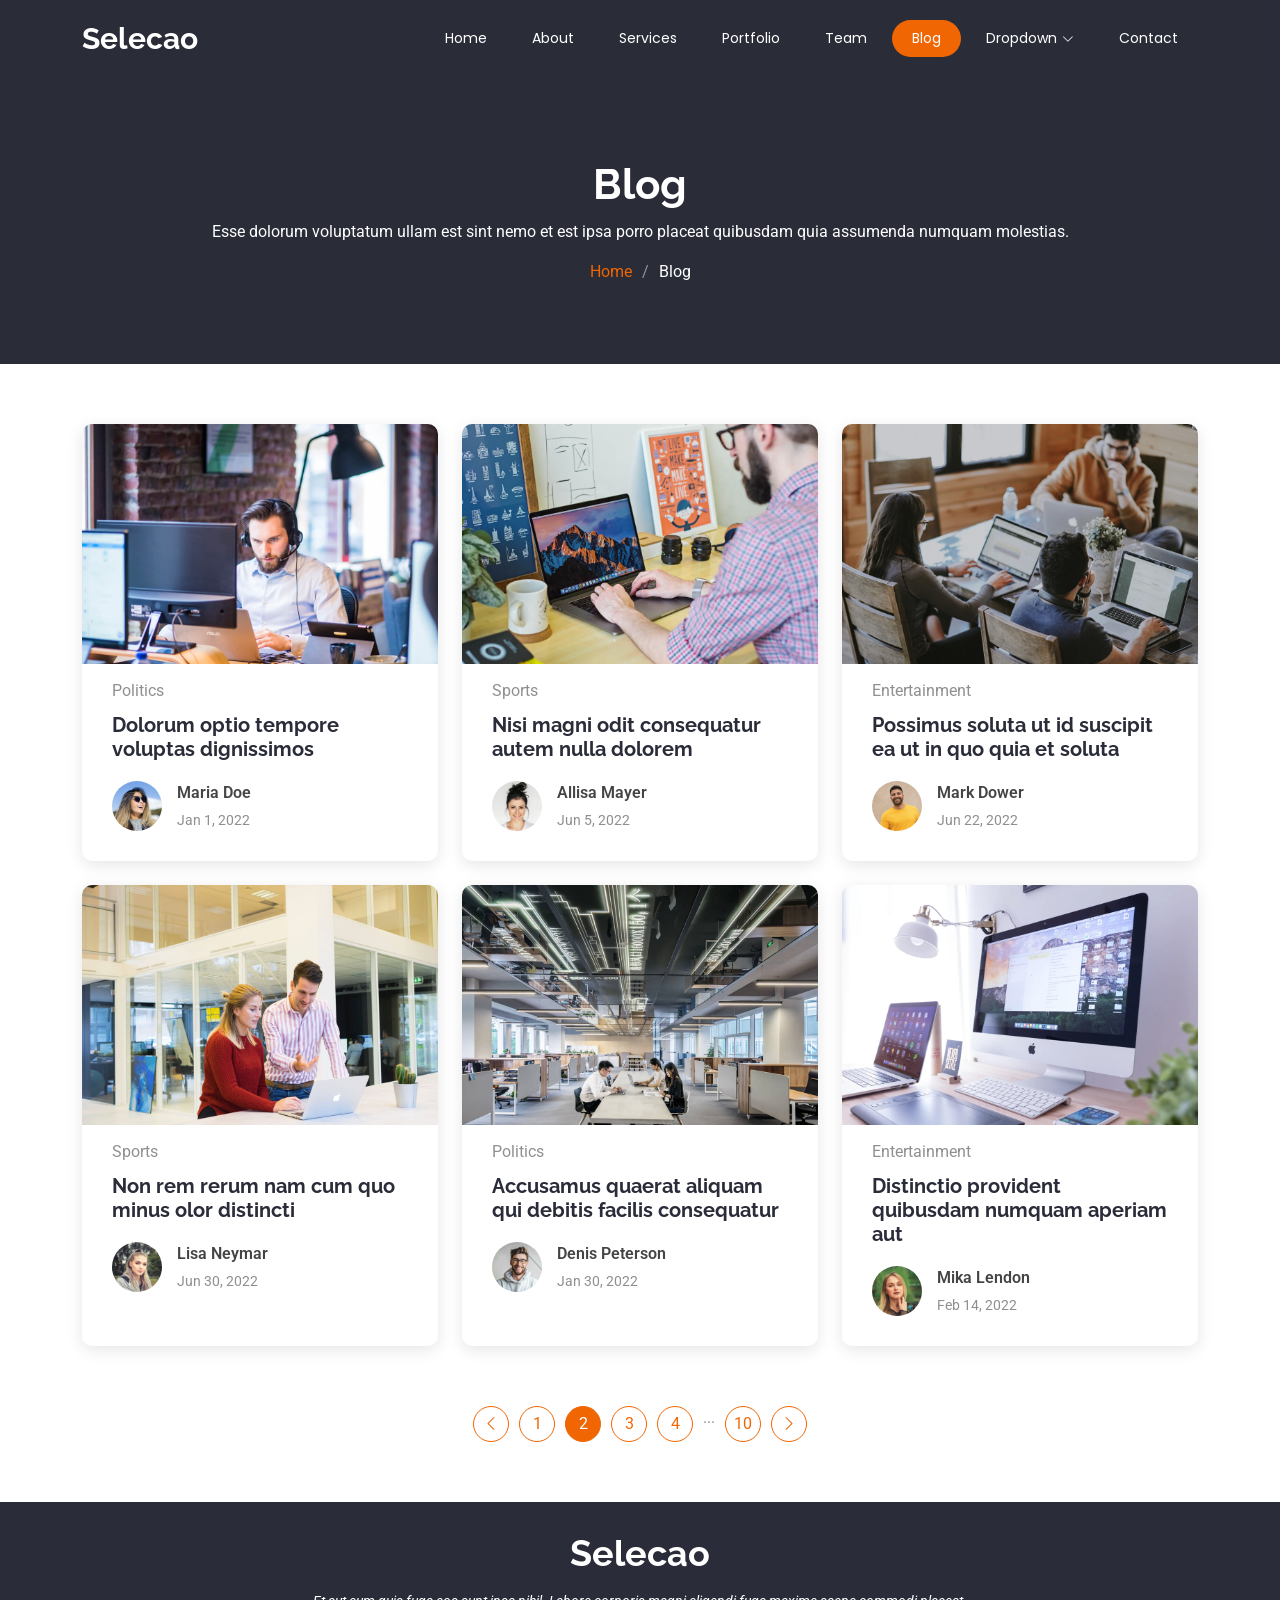
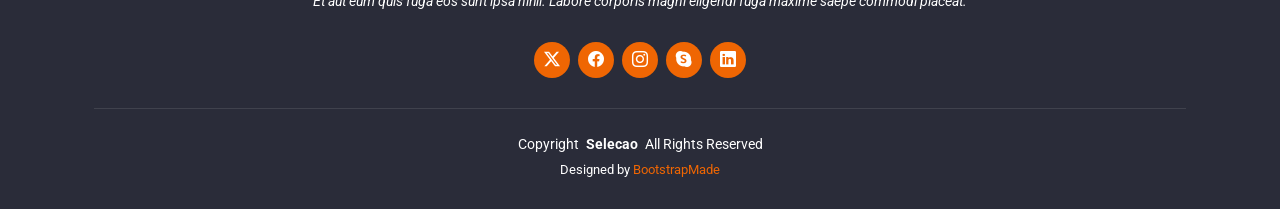
<file: blog.html>
<!DOCTYPE html>
<html lang="en">

<head>
  <meta charset="utf-8">
  <meta content="width=device-width, initial-scale=1.0" name="viewport">
  <title>Blog - Selecao Bootstrap Template</title>
  <meta name="description" content="">
  <meta name="keywords" content="">

  <!-- Favicons -->
  <link href="assets/img/favicon.png" rel="icon">
  <link href="assets/img/apple-touch-icon.png" rel="apple-touch-icon">

  <!-- Fonts -->
  <link href="https://fonts.googleapis.com" rel="preconnect">
  <link href="https://fonts.gstatic.com" rel="preconnect" crossorigin>
  <link href="https://fonts.googleapis.com/css2?family=Roboto:ital,wght@0,100;0,300;0,400;0,500;0,700;0,900;1,100;1,300;1,400;1,500;1,700;1,900&family=Poppins:ital,wght@0,100;0,200;0,300;0,400;0,500;0,600;0,700;0,800;0,900;1,100;1,200;1,300;1,400;1,500;1,600;1,700;1,800;1,900&family=Raleway:ital,wght@0,100;0,200;0,300;0,400;0,500;0,600;0,700;0,800;0,900;1,100;1,200;1,300;1,400;1,500;1,600;1,700;1,800;1,900&display=swap" rel="stylesheet">

  <!-- Vendor CSS Files -->
  <link href="assets/vendor/bootstrap/css/bootstrap.min.css" rel="stylesheet">
  <link href="assets/vendor/bootstrap-icons/bootstrap-icons.css" rel="stylesheet">
  <link href="assets/vendor/aos/aos.css" rel="stylesheet">
  <link href="assets/vendor/animate.css/animate.min.css" rel="stylesheet">
  <link href="assets/vendor/glightbox/css/glightbox.min.css" rel="stylesheet">
  <link href="assets/vendor/swiper/swiper-bundle.min.css" rel="stylesheet">

  <!-- Main CSS File -->
  <link href="assets/css/main.css" rel="stylesheet">

  <!-- =======================================================
  * Template Name: Selecao
  * Template URL: https://bootstrapmade.com/selecao-bootstrap-template/
  * Updated: Aug 07 2024 with Bootstrap v5.3.3
  * Author: BootstrapMade.com
  * License: https://bootstrapmade.com/license/
  ======================================================== -->
</head>

<body class="blog-page">

  <header id="header" class="header d-flex align-items-center fixed-top">
    <div class="container-fluid container-xl position-relative d-flex align-items-center justify-content-between">

      <a href="index.html" class="logo d-flex align-items-center">
        <!-- Uncomment the line below if you also wish to use an image logo -->
        <!-- <img src="assets/img/logo.png" alt=""> -->
        <h1 class="sitename">Selecao</h1>
      </a>

      <nav id="navmenu" class="navmenu">
        <ul>
          <li><a href="#hero">Home</a></li>
          <li><a href="#about">About</a></li>
          <li><a href="#services">Services</a></li>
          <li><a href="#portfolio">Portfolio</a></li>
          <li><a href="#team">Team</a></li>
          <li><a href="blog.html" class="active">Blog</a></li>
          <li class="dropdown"><a href="#"><span>Dropdown</span> <i class="bi bi-chevron-down toggle-dropdown"></i></a>
            <ul>
              <li><a href="#">Dropdown 1</a></li>
              <li class="dropdown"><a href="#"><span>Deep Dropdown</span> <i class="bi bi-chevron-down toggle-dropdown"></i></a>
                <ul>
                  <li><a href="#">Deep Dropdown 1</a></li>
                  <li><a href="#">Deep Dropdown 2</a></li>
                  <li><a href="#">Deep Dropdown 3</a></li>
                  <li><a href="#">Deep Dropdown 4</a></li>
                  <li><a href="#">Deep Dropdown 5</a></li>
                </ul>
              </li>
              <li><a href="#">Dropdown 2</a></li>
              <li><a href="#">Dropdown 3</a></li>
              <li><a href="#">Dropdown 4</a></li>
            </ul>
          </li>
          <li><a href="#contact">Contact</a></li>
        </ul>
        <i class="mobile-nav-toggle d-xl-none bi bi-list"></i>
      </nav>

    </div>
  </header>

  <main class="main">

    <!-- Page Title -->
    <div class="page-title dark-background">
      <div class="container position-relative">
        <h1>Blog</h1>
        <p>Esse dolorum voluptatum ullam est sint nemo et est ipsa porro placeat quibusdam quia assumenda numquam molestias.</p>
        <nav class="breadcrumbs">
          <ol>
            <li><a href="index.html">Home</a></li>
            <li class="current">Blog</li>
          </ol>
        </nav>
      </div>
    </div><!-- End Page Title -->

    <!-- Blog Posts Section -->
    <section id="blog-posts" class="blog-posts section">

      <div class="container">
        <div class="row gy-4">

          <div class="col-lg-4">
            <article>

              <div class="post-img">
                <img src="assets/img/blog/blog-1.jpg" alt="" class="img-fluid">
              </div>

              <p class="post-category">Politics</p>

              <h2 class="title">
                <a href="blog-details.html">Dolorum optio tempore voluptas dignissimos</a>
              </h2>

              <div class="d-flex align-items-center">
                <img src="assets/img/blog/blog-author.jpg" alt="" class="img-fluid post-author-img flex-shrink-0">
                <div class="post-meta">
                  <p class="post-author">Maria Doe</p>
                  <p class="post-date">
                    <time datetime="2022-01-01">Jan 1, 2022</time>
                  </p>
                </div>
              </div>

            </article>
          </div><!-- End post list item -->

          <div class="col-lg-4">
            <article>

              <div class="post-img">
                <img src="assets/img/blog/blog-2.jpg" alt="" class="img-fluid">
              </div>

              <p class="post-category">Sports</p>

              <h2 class="title">
                <a href="blog-details.html">Nisi magni odit consequatur autem nulla dolorem</a>
              </h2>

              <div class="d-flex align-items-center">
                <img src="assets/img/blog/blog-author-2.jpg" alt="" class="img-fluid post-author-img flex-shrink-0">
                <div class="post-meta">
                  <p class="post-author">Allisa Mayer</p>
                  <p class="post-date">
                    <time datetime="2022-01-01">Jun 5, 2022</time>
                  </p>
                </div>
              </div>

            </article>
          </div><!-- End post list item -->

          <div class="col-lg-4">
            <article>

              <div class="post-img">
                <img src="assets/img/blog/blog-3.jpg" alt="" class="img-fluid">
              </div>

              <p class="post-category">Entertainment</p>

              <h2 class="title">
                <a href="blog-details.html">Possimus soluta ut id suscipit ea ut in quo quia et soluta</a>
              </h2>

              <div class="d-flex align-items-center">
                <img src="assets/img/blog/blog-author-3.jpg" alt="" class="img-fluid post-author-img flex-shrink-0">
                <div class="post-meta">
                  <p class="post-author">Mark Dower</p>
                  <p class="post-date">
                    <time datetime="2022-01-01">Jun 22, 2022</time>
                  </p>
                </div>
              </div>

            </article>
          </div><!-- End post list item -->

          <div class="col-lg-4">
            <article>

              <div class="post-img">
                <img src="assets/img/blog/blog-4.jpg" alt="" class="img-fluid">
              </div>

              <p class="post-category">Sports</p>

              <h2 class="title">
                <a href="blog-details.html">Non rem rerum nam cum quo minus olor distincti</a>
              </h2>

              <div class="d-flex align-items-center">
                <img src="assets/img/blog/blog-author-4.jpg" alt="" class="img-fluid post-author-img flex-shrink-0">
                <div class="post-meta">
                  <p class="post-author">Lisa Neymar</p>
                  <p class="post-date">
                    <time datetime="2022-01-01">Jun 30, 2022</time>
                  </p>
                </div>
              </div>

            </article>
          </div><!-- End post list item -->

          <div class="col-lg-4">
            <article>

              <div class="post-img">
                <img src="assets/img/blog/blog-5.jpg" alt="" class="img-fluid">
              </div>

              <p class="post-category">Politics</p>

              <h2 class="title">
                <a href="blog-details.html">Accusamus quaerat aliquam qui debitis facilis consequatur</a>
              </h2>

              <div class="d-flex align-items-center">
                <img src="assets/img/blog/blog-author-5.jpg" alt="" class="img-fluid post-author-img flex-shrink-0">
                <div class="post-meta">
                  <p class="post-author">Denis Peterson</p>
                  <p class="post-date">
                    <time datetime="2022-01-01">Jan 30, 2022</time>
                  </p>
                </div>
              </div>

            </article>
          </div><!-- End post list item -->

          <div class="col-lg-4">
            <article>

              <div class="post-img">
                <img src="assets/img/blog/blog-6.jpg" alt="" class="img-fluid">
              </div>

              <p class="post-category">Entertainment</p>

              <h2 class="title">
                <a href="blog-details.html">Distinctio provident quibusdam numquam aperiam aut</a>
              </h2>

              <div class="d-flex align-items-center">
                <img src="assets/img/blog/blog-author-6.jpg" alt="" class="img-fluid post-author-img flex-shrink-0">
                <div class="post-meta">
                  <p class="post-author">Mika Lendon</p>
                  <p class="post-date">
                    <time datetime="2022-01-01">Feb 14, 2022</time>
                  </p>
                </div>
              </div>

            </article>
          </div><!-- End post list item -->

        </div>
      </div>

    </section><!-- /Blog Posts Section -->

    <!-- Blog Pagination Section -->
    <section id="blog-pagination" class="blog-pagination section">

      <div class="container">
        <div class="d-flex justify-content-center">
          <ul>
            <li><a href="#"><i class="bi bi-chevron-left"></i></a></li>
            <li><a href="#">1</a></li>
            <li><a href="#" class="active">2</a></li>
            <li><a href="#">3</a></li>
            <li><a href="#">4</a></li>
            <li>...</li>
            <li><a href="#">10</a></li>
            <li><a href="#"><i class="bi bi-chevron-right"></i></a></li>
          </ul>
        </div>
      </div>

    </section><!-- /Blog Pagination Section -->

  </main>

  <footer id="footer" class="footer dark-background">
    <div class="container">
      <h3 class="sitename">Selecao</h3>
      <p>Et aut eum quis fuga eos sunt ipsa nihil. Labore corporis magni eligendi fuga maxime saepe commodi placeat.</p>
      <div class="social-links d-flex justify-content-center">
        <a href=""><i class="bi bi-twitter-x"></i></a>
        <a href=""><i class="bi bi-facebook"></i></a>
        <a href=""><i class="bi bi-instagram"></i></a>
        <a href=""><i class="bi bi-skype"></i></a>
        <a href=""><i class="bi bi-linkedin"></i></a>
      </div>
      <div class="container">
        <div class="copyright">
          <span>Copyright</span> <strong class="px-1 sitename">Selecao</strong> <span>All Rights Reserved</span>
        </div>
        <div class="credits">
          <!-- All the links in the footer should remain intact. -->
          <!-- You can delete the links only if you've purchased the pro version. -->
          <!-- Licensing information: https://bootstrapmade.com/license/ -->
          <!-- Purchase the pro version with working PHP/AJAX contact form: [buy-url] -->
          Designed by <a href="https://bootstrapmade.com/">BootstrapMade</a>
        </div>
      </div>
    </div>
  </footer>

  <!-- Scroll Top -->
  <a href="#" id="scroll-top" class="scroll-top d-flex align-items-center justify-content-center"><i class="bi bi-arrow-up-short"></i></a>

  <!-- Preloader -->
  <div id="preloader"></div>

  <!-- Vendor JS Files -->
  <script src="assets/vendor/bootstrap/js/bootstrap.bundle.min.js"></script>
  <script src="assets/vendor/php-email-form/validate.js"></script>
  <script src="assets/vendor/aos/aos.js"></script>
  <script src="assets/vendor/glightbox/js/glightbox.min.js"></script>
  <script src="assets/vendor/imagesloaded/imagesloaded.pkgd.min.js"></script>
  <script src="assets/vendor/isotope-layout/isotope.pkgd.min.js"></script>
  <script src="assets/vendor/swiper/swiper-bundle.min.js"></script>

  <!-- Main JS File -->
  <script src="assets/js/main.js"></script>

</body>

</html>
</file>
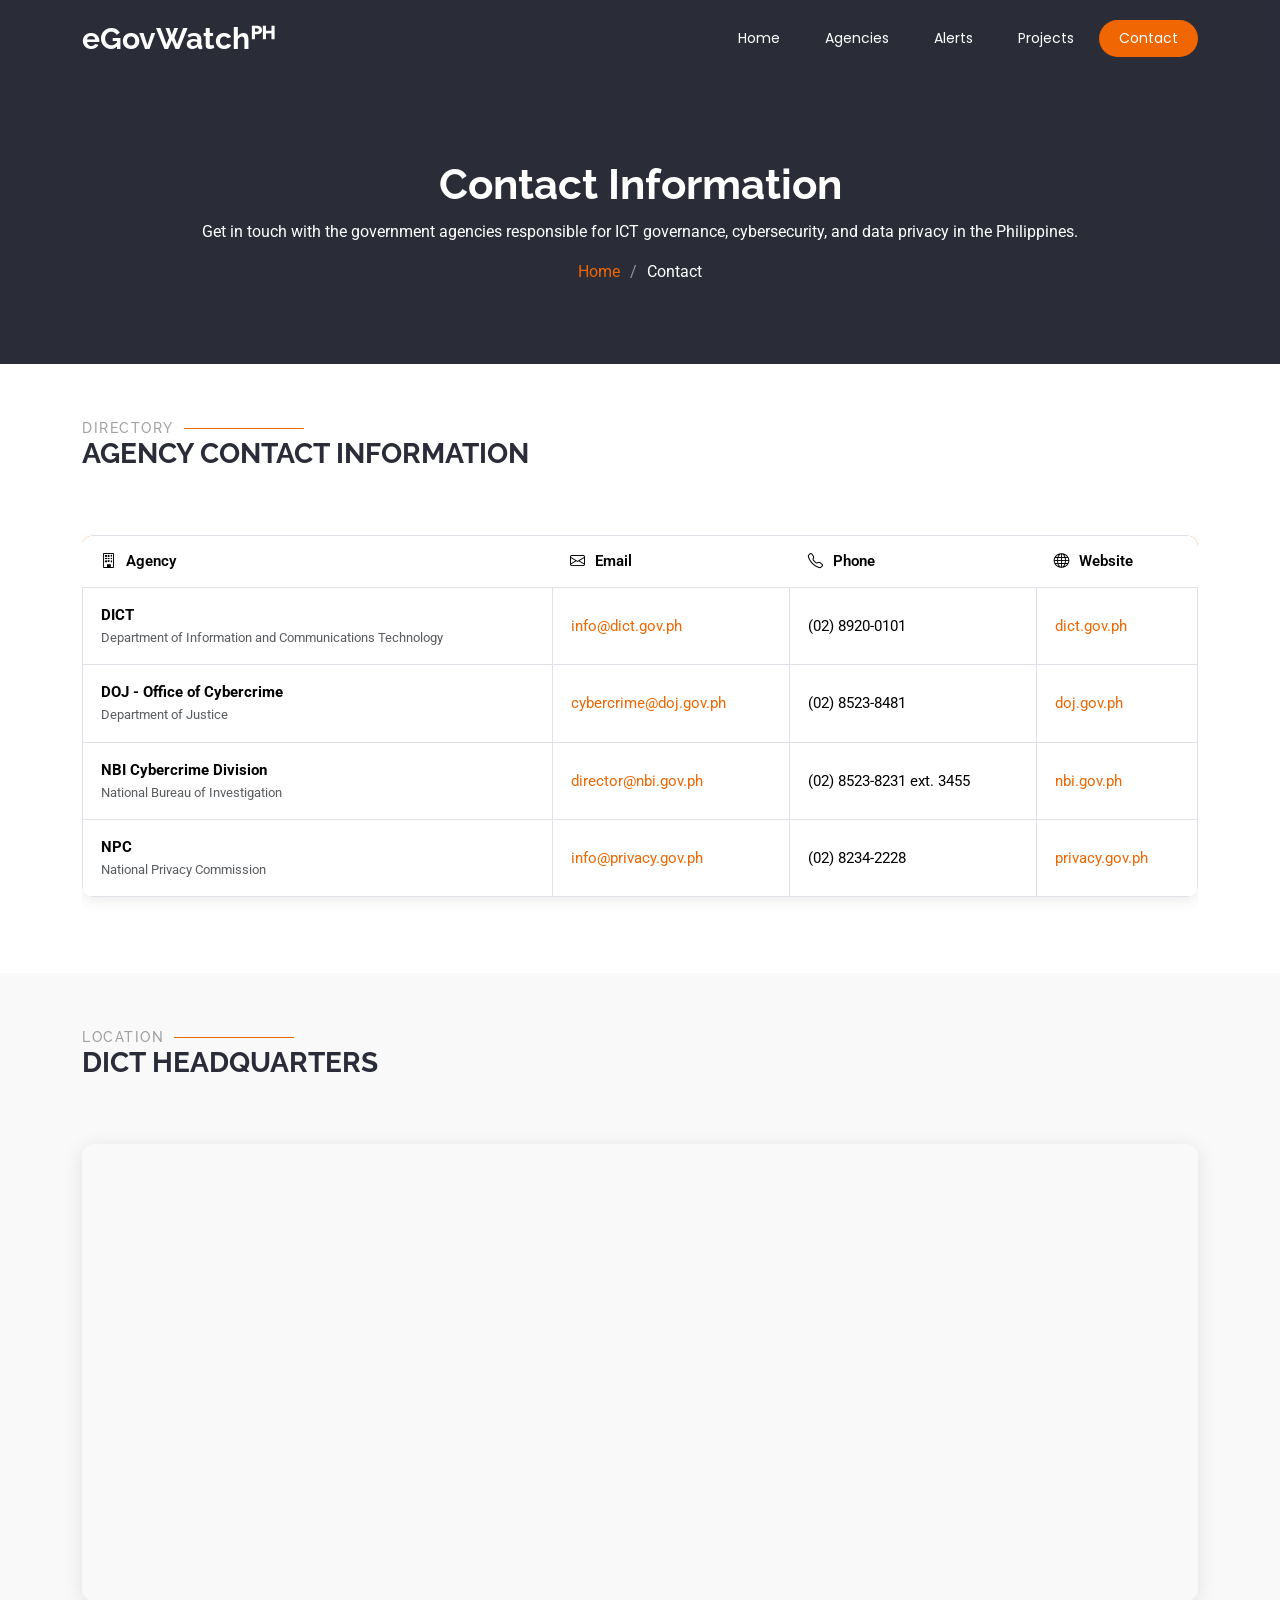
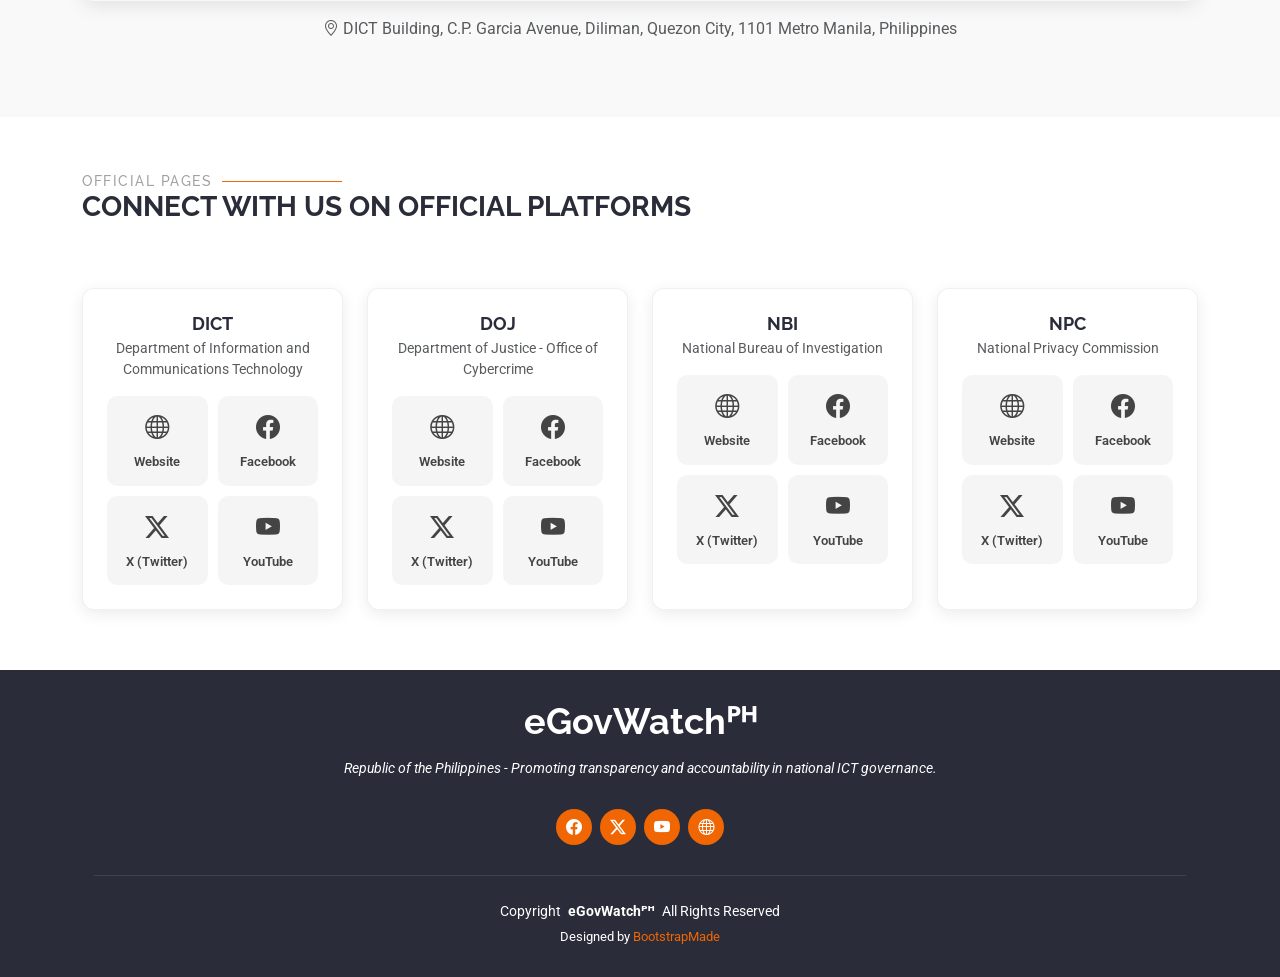
<file: contact.html>
<!DOCTYPE html>
<html lang="en">

<head>
  <meta charset="utf-8">
  <meta content="width=device-width, initial-scale=1.0" name="viewport">
  <title>Contact - eGovWatchᴾᴴ</title>
  <meta name="description" content="Contact information for Philippine government ICT agencies including DICT, DOJ Office of Cybercrime, NBI Cybercrime Division, and the National Privacy Commission.">
  <meta name="keywords" content="contact, DICT, DOJ, NBI, NPC, Philippines, ICT, agency contacts">

  <link href="assets/img/favicon.png" rel="icon">
  <link href="assets/img/apple-touch-icon.png" rel="apple-touch-icon">

  <link href="https://fonts.googleapis.com" rel="preconnect">
  <link href="https://fonts.gstatic.com" rel="preconnect" crossorigin>
  <link href="https://fonts.googleapis.com/css2?family=Roboto:ital,wght@0,100;0,300;0,400;0,500;0,700;0,900;1,100;1,300;1,400;1,500;1,700;1,900&family=Poppins:ital,wght@0,100;0,200;0,300;0,400;0,500;0,600;0,700;0,800;0,900;1,100;1,200;1,300;1,400;1,500;1,600;1,700;1,800;1,900&family=Raleway:ital,wght@0,100;0,200;0,300;0,400;0,500;0,600;0,700;0,800;0,900;1,100;1,200;1,300;1,400;1,500;1,600;1,700;1,800;1,900&display=swap" rel="stylesheet">

  <link href="assets/vendor/bootstrap/css/bootstrap.min.css" rel="stylesheet">
  <link href="assets/vendor/bootstrap-icons/bootstrap-icons.css" rel="stylesheet">
  <link href="assets/vendor/aos/aos.css" rel="stylesheet">
  <link href="assets/vendor/animate.css/animate.min.css" rel="stylesheet">
  <link href="assets/vendor/glightbox/css/glightbox.min.css" rel="stylesheet">
  <link href="assets/vendor/swiper/swiper-bundle.min.css" rel="stylesheet">

  <link href="assets/css/main.css" rel="stylesheet">
</head>

<body class="starter-page-page">

  <header id="header" class="header d-flex align-items-center fixed-top">
    <div class="container-fluid container-xl position-relative d-flex align-items-center justify-content-between">
      <a href="index.html" class="logo d-flex align-items-center">
        <h1 class="sitename">eGovWatchᴾᴴ</h1>
      </a>
      <nav id="navmenu" class="navmenu">
        <ul>
          <li><a href="index.html">Home</a></li>
          <li><a href="agencies.html">Agencies</a></li>
          <li><a href="alerts.html">Alerts</a></li>
          <li><a href="projects.html">Projects</a></li>
          <li><a href="contact.html" class="active">Contact</a></li>
        </ul>
        <i class="mobile-nav-toggle d-xl-none bi bi-list"></i>
      </nav>
    </div>
  </header>

  <main class="main">

    <!-- Page Title -->
    <div class="page-title dark-background">
      <div class="container position-relative">
        <h1>Contact Information</h1>
        <p>Get in touch with the government agencies responsible for ICT governance, cybersecurity, and data privacy in the Philippines.</p>
        <nav class="breadcrumbs">
          <ol>
            <li><a href="index.html">Home</a></li>
            <li class="current">Contact</li>
          </ol>
        </nav>
      </div>
    </div>

    <!-- Agency Contact Table -->
    <section id="contact-table" class="section">
      <div class="container section-title" data-aos="fade-up">
        <h2>Directory</h2>
        <p>Agency Contact Information</p>
      </div>

      <div class="container" data-aos="fade-up" data-aos-delay="100">
        <div class="table-responsive">
          <table class="table table-bordered contact-table">
            <thead>
              <tr>
                <th><i class="bi bi-building"></i> Agency</th>
                <th><i class="bi bi-envelope"></i> Email</th>
                <th><i class="bi bi-telephone"></i> Phone</th>
                <th><i class="bi bi-globe"></i> Website</th>
              </tr>
            </thead>
            <tbody>
              <tr>
                <td><strong>DICT</strong><br><small class="text-muted">Department of Information and Communications Technology</small></td>
                <td><a href="mailto:info@dict.gov.ph">info@dict.gov.ph</a></td>
                <td>(02) 8920-0101</td>
                <td><a href="https://dict.gov.ph" target="_blank">dict.gov.ph</a></td>
              </tr>
              <tr>
                <td><strong>DOJ - Office of Cybercrime</strong><br><small class="text-muted">Department of Justice</small></td>
                <td><a href="mailto:cybercrime@doj.gov.ph">cybercrime@doj.gov.ph</a></td>
                <td>(02) 8523-8481</td>
                <td><a href="https://www.doj.gov.ph" target="_blank">doj.gov.ph</a></td>
              </tr>
              <tr>
                <td><strong>NBI Cybercrime Division</strong><br><small class="text-muted">National Bureau of Investigation</small></td>
                <td><a href="mailto:director@nbi.gov.ph">director@nbi.gov.ph</a></td>
                <td>(02) 8523-8231 ext. 3455</td>
                <td><a href="https://nbi.gov.ph" target="_blank">nbi.gov.ph</a></td>
              </tr>
              <tr>
                <td><strong>NPC</strong><br><small class="text-muted">National Privacy Commission</small></td>
                <td><a href="mailto:info@privacy.gov.ph">info@privacy.gov.ph</a></td>
                <td>(02) 8234-2228</td>
                <td><a href="https://privacy.gov.ph" target="_blank">privacy.gov.ph</a></td>
              </tr>
            </tbody>
          </table>
        </div>
      </div>
    </section>

    <!-- Google Map Section -->
    <section id="map" class="section" style="background-color: #f9f9f9;">
      <div class="container section-title" data-aos="fade-up">
        <h2>Location</h2>
        <p>DICT Headquarters</p>
      </div>

      <div class="container" data-aos="fade-up" data-aos-delay="100">
        <div class="map-container">
          <iframe
            src="https://www.google.com/maps/embed?pb=!1m18!1m12!1m3!1d3860.2673095960726!2d121.04018467580086!3d14.632577477773907!2m3!1f0!2f0!3f0!3m2!1i1024!2i768!4f13.1!3m3!1m2!1s0x3397b7c3b16b5f6d%3A0x4c1b3e0c5c7e9c6d!2sDICT%20-%20Department%20of%20Information%20and%20Communications%20Technology!5e0!3m2!1sen!2sph!4v1710835200000!5m2!1sen!2sph"
            width="100%" height="450" style="border:0; border-radius: 12px;" allowfullscreen="" loading="lazy"
            referrerpolicy="no-referrer-when-downgrade" title="DICT Headquarters Location">
          </iframe>
        </div>
        <div class="mt-3 text-center">
          <p class="text-muted"><i class="bi bi-geo-alt"></i> DICT Building, C.P. Garcia Avenue, Diliman, Quezon City, 1101 Metro Manila, Philippines</p>
        </div>
      </div>
    </section>

    <!-- Official Pages Section -->
    <section id="official-links" class="section">
      <div class="container section-title" data-aos="fade-up">
        <h2>Official Pages</h2>
        <p>Connect With Us on Official Platforms</p>
      </div>

      <div class="container" data-aos="fade-up" data-aos-delay="100">
        <div class="row gy-4">

          <!-- DICT Official Links -->
          <div class="col-lg-3 col-md-6" data-aos="fade-up" data-aos-delay="100">
            <div class="official-links-card">
              <h5>DICT</h5>
              <p class="text-muted small">Department of Information and Communications Technology</p>
              <div class="social-icon-grid">
                <a href="https://dict.gov.ph" target="_blank" class="social-btn" title="Official Website">
                  <i class="bi bi-globe"></i>
                  <span>Website</span>
                </a>
                <a href="https://www.facebook.com/dict.gov.ph" target="_blank" class="social-btn" title="Facebook">
                  <i class="bi bi-facebook"></i>
                  <span>Facebook</span>
                </a>
                <a href="https://twitter.com/DICTgovph" target="_blank" class="social-btn" title="X (Twitter)">
                  <i class="bi bi-twitter-x"></i>
                  <span>X (Twitter)</span>
                </a>
                <a href="https://www.youtube.com/@DICTgovph" target="_blank" class="social-btn" title="YouTube">
                  <i class="bi bi-youtube"></i>
                  <span>YouTube</span>
                </a>
              </div>
            </div>
          </div>

          <!-- DOJ Official Links -->
          <div class="col-lg-3 col-md-6" data-aos="fade-up" data-aos-delay="200">
            <div class="official-links-card">
              <h5>DOJ</h5>
              <p class="text-muted small">Department of Justice - Office of Cybercrime</p>
              <div class="social-icon-grid">
                <a href="https://www.doj.gov.ph" target="_blank" class="social-btn" title="Official Website">
                  <i class="bi bi-globe"></i>
                  <span>Website</span>
                </a>
                <a href="https://www.facebook.com/DOJph" target="_blank" class="social-btn" title="Facebook">
                  <i class="bi bi-facebook"></i>
                  <span>Facebook</span>
                </a>
                <a href="https://twitter.com/ABORJUS" target="_blank" class="social-btn" title="X (Twitter)">
                  <i class="bi bi-twitter-x"></i>
                  <span>X (Twitter)</span>
                </a>
                <a href="https://www.youtube.com/@DepartmentOfJusticePH" target="_blank" class="social-btn" title="YouTube">
                  <i class="bi bi-youtube"></i>
                  <span>YouTube</span>
                </a>
              </div>
            </div>
          </div>

          <!-- NBI Official Links -->
          <div class="col-lg-3 col-md-6" data-aos="fade-up" data-aos-delay="300">
            <div class="official-links-card">
              <h5>NBI</h5>
              <p class="text-muted small">National Bureau of Investigation</p>
              <div class="social-icon-grid">
                <a href="https://nbi.gov.ph" target="_blank" class="social-btn" title="Official Website">
                  <i class="bi bi-globe"></i>
                  <span>Website</span>
                </a>
                <a href="https://www.facebook.com/NBIph" target="_blank" class="social-btn" title="Facebook">
                  <i class="bi bi-facebook"></i>
                  <span>Facebook</span>
                </a>
                <a href="https://twitter.com/naborjus" target="_blank" class="social-btn" title="X (Twitter)">
                  <i class="bi bi-twitter-x"></i>
                  <span>X (Twitter)</span>
                </a>
                <a href="https://www.youtube.com/@NBIOfficial" target="_blank" class="social-btn" title="YouTube">
                  <i class="bi bi-youtube"></i>
                  <span>YouTube</span>
                </a>
              </div>
            </div>
          </div>

          <!-- NPC Official Links -->
          <div class="col-lg-3 col-md-6" data-aos="fade-up" data-aos-delay="400">
            <div class="official-links-card">
              <h5>NPC</h5>
              <p class="text-muted small">National Privacy Commission</p>
              <div class="social-icon-grid">
                <a href="https://privacy.gov.ph" target="_blank" class="social-btn" title="Official Website">
                  <i class="bi bi-globe"></i>
                  <span>Website</span>
                </a>
                <a href="https://www.facebook.com/PhilippineNPC" target="_blank" class="social-btn" title="Facebook">
                  <i class="bi bi-facebook"></i>
                  <span>Facebook</span>
                </a>
                <a href="https://twitter.com/PrivacyPH" target="_blank" class="social-btn" title="X (Twitter)">
                  <i class="bi bi-twitter-x"></i>
                  <span>X (Twitter)</span>
                </a>
                <a href="https://www.youtube.com/@NationalPrivacyCommission" target="_blank" class="social-btn" title="YouTube">
                  <i class="bi bi-youtube"></i>
                  <span>YouTube</span>
                </a>
              </div>
            </div>
          </div>

        </div>
      </div>
    </section>

  </main>

  <footer id="footer" class="footer dark-background">
    <div class="container">
      <h3 class="sitename">eGovWatchᴾᴴ</h3>
      <p>Republic of the Philippines - Promoting transparency and accountability in national ICT governance.</p>
      <div class="social-links d-flex justify-content-center">
        <a href="https://www.facebook.com/dict.gov.ph" target="_blank"><i class="bi bi-facebook"></i></a>
        <a href="https://twitter.com/DICTgovph" target="_blank"><i class="bi bi-twitter-x"></i></a>
        <a href="https://www.youtube.com/@DICTgovph" target="_blank"><i class="bi bi-youtube"></i></a>
        <a href="https://dict.gov.ph" target="_blank"><i class="bi bi-globe"></i></a>
      </div>
      <div class="container">
        <div class="copyright">
          <span>Copyright</span> <strong class="px-1 sitename">eGovWatchᴾᴴ</strong> <span>All Rights Reserved</span>
        </div>
        <div class="credits">Designed by <a href="https://bootstrapmade.com/">BootstrapMade</a></div>
      </div>
    </div>
  </footer>

  <a href="#" id="scroll-top" class="scroll-top d-flex align-items-center justify-content-center"><i class="bi bi-arrow-up-short"></i></a>
  <div id="preloader"></div>

  <script src="assets/vendor/bootstrap/js/bootstrap.bundle.min.js"></script>
  <script src="assets/vendor/php-email-form/validate.js"></script>
  <script src="assets/vendor/aos/aos.js"></script>
  <script src="assets/vendor/glightbox/js/glightbox.min.js"></script>
  <script src="assets/vendor/imagesloaded/imagesloaded.pkgd.min.js"></script>
  <script src="assets/vendor/isotope-layout/isotope.pkgd.min.js"></script>
  <script src="assets/vendor/swiper/swiper-bundle.min.js"></script>
  <script src="assets/js/main.js"></script>

</body>

</html>
</file>
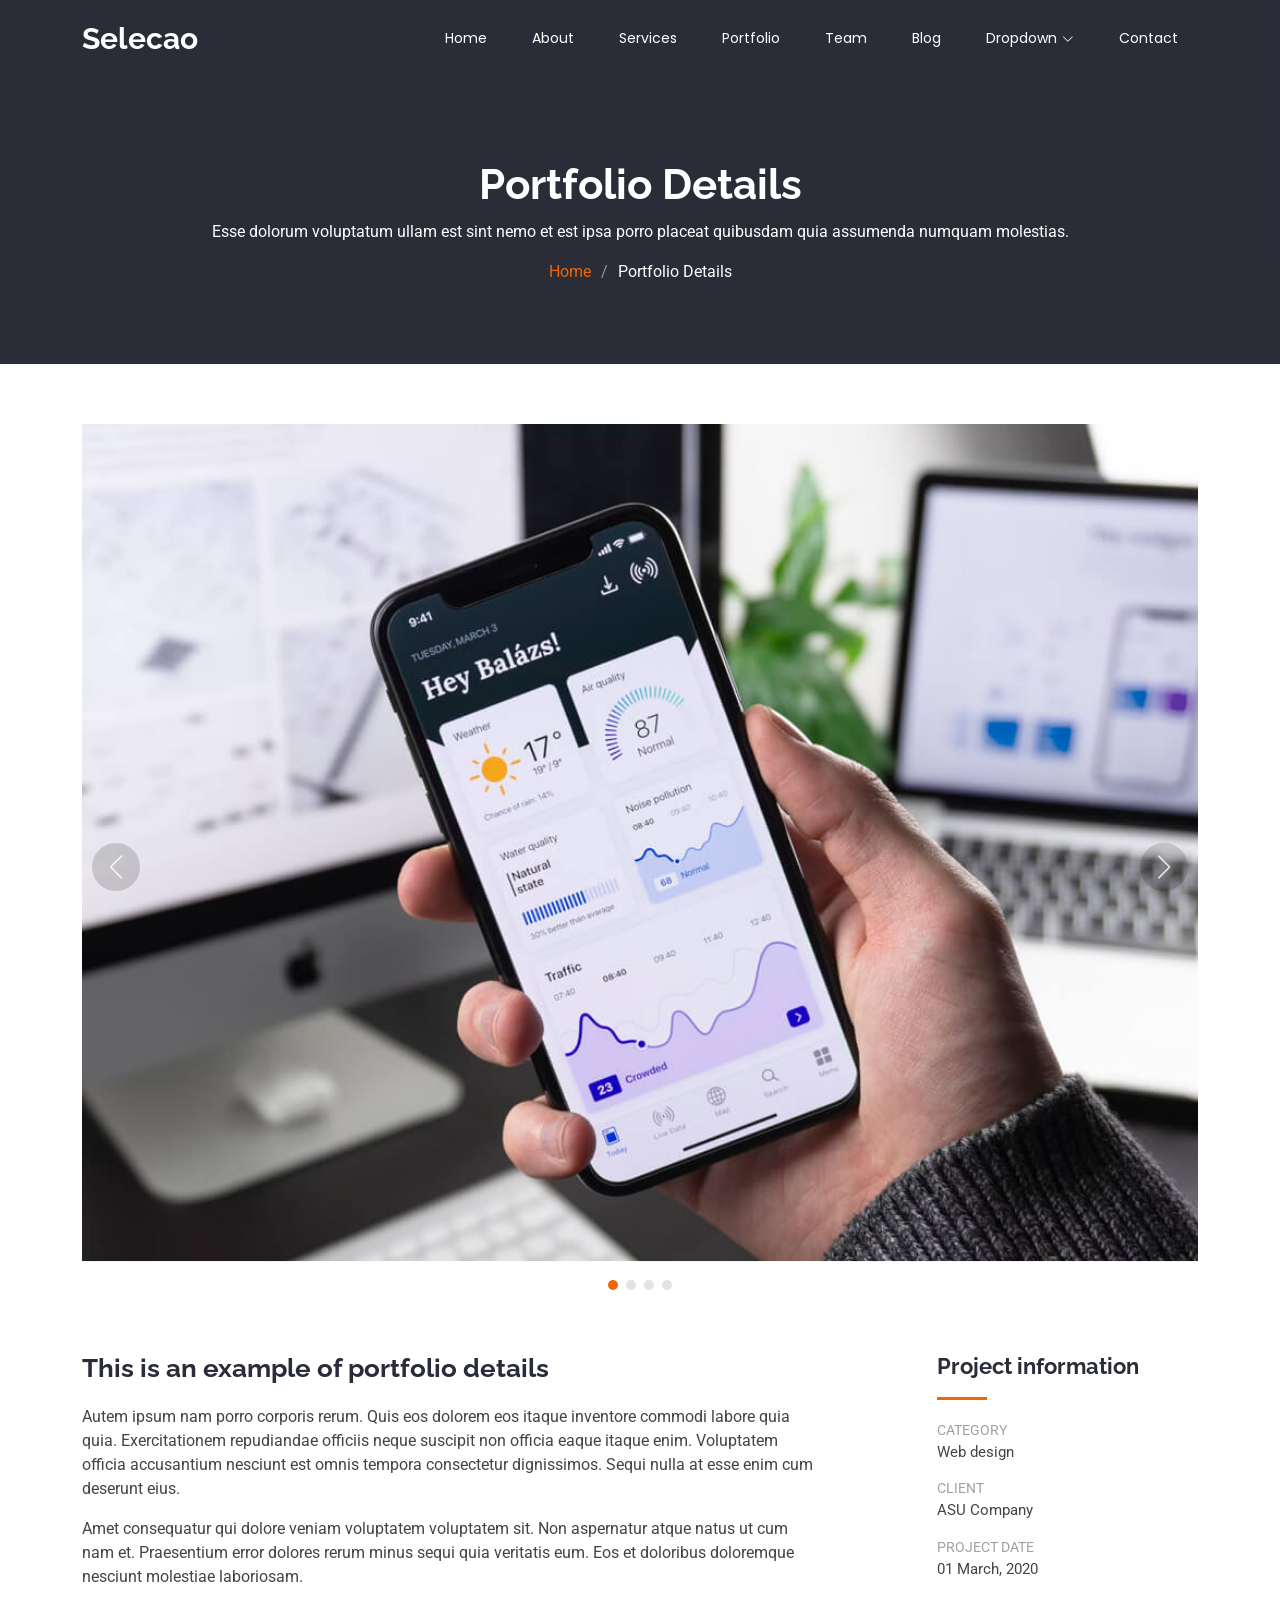
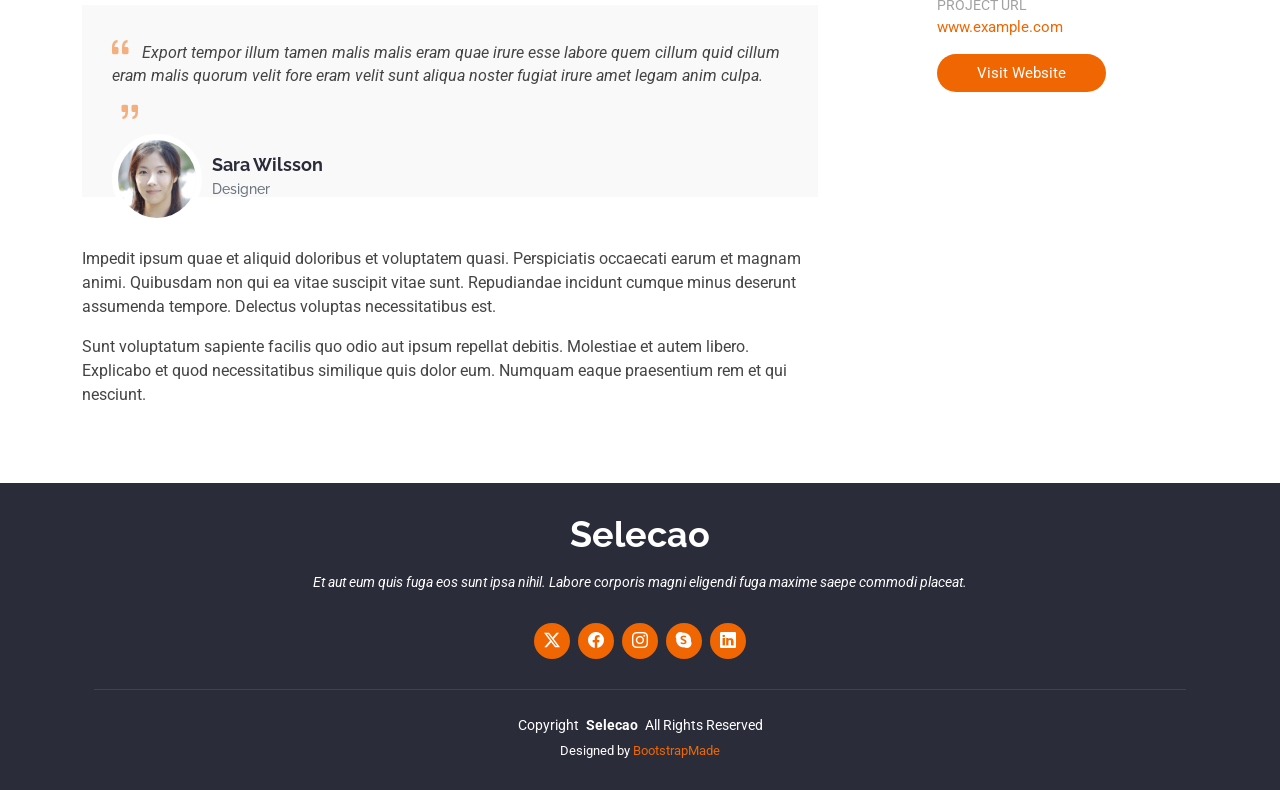
<file: portfolio-details.html>
<!DOCTYPE html>
<html lang="en">

<head>
  <meta charset="utf-8">
  <meta content="width=device-width, initial-scale=1.0" name="viewport">
  <title>Portfolio Details - Selecao Bootstrap Template</title>
  <meta name="description" content="">
  <meta name="keywords" content="">

  <!-- Favicons -->
  <link href="assets/img/favicon.png" rel="icon">
  <link href="assets/img/apple-touch-icon.png" rel="apple-touch-icon">

  <!-- Fonts -->
  <link href="https://fonts.googleapis.com" rel="preconnect">
  <link href="https://fonts.gstatic.com" rel="preconnect" crossorigin>
  <link href="https://fonts.googleapis.com/css2?family=Roboto:ital,wght@0,100;0,300;0,400;0,500;0,700;0,900;1,100;1,300;1,400;1,500;1,700;1,900&family=Poppins:ital,wght@0,100;0,200;0,300;0,400;0,500;0,600;0,700;0,800;0,900;1,100;1,200;1,300;1,400;1,500;1,600;1,700;1,800;1,900&family=Raleway:ital,wght@0,100;0,200;0,300;0,400;0,500;0,600;0,700;0,800;0,900;1,100;1,200;1,300;1,400;1,500;1,600;1,700;1,800;1,900&display=swap" rel="stylesheet">

  <!-- Vendor CSS Files -->
  <link href="assets/vendor/bootstrap/css/bootstrap.min.css" rel="stylesheet">
  <link href="assets/vendor/bootstrap-icons/bootstrap-icons.css" rel="stylesheet">
  <link href="assets/vendor/aos/aos.css" rel="stylesheet">
  <link href="assets/vendor/animate.css/animate.min.css" rel="stylesheet">
  <link href="assets/vendor/glightbox/css/glightbox.min.css" rel="stylesheet">
  <link href="assets/vendor/swiper/swiper-bundle.min.css" rel="stylesheet">

  <!-- Main CSS File -->
  <link href="assets/css/main.css" rel="stylesheet">

  <!-- =======================================================
  * Template Name: Selecao
  * Template URL: https://bootstrapmade.com/selecao-bootstrap-template/
  * Updated: Aug 07 2024 with Bootstrap v5.3.3
  * Author: BootstrapMade.com
  * License: https://bootstrapmade.com/license/
  ======================================================== -->
</head>

<body class="portfolio-details-page">

  <header id="header" class="header d-flex align-items-center fixed-top">
    <div class="container-fluid container-xl position-relative d-flex align-items-center justify-content-between">

      <a href="index.html" class="logo d-flex align-items-center">
        <!-- Uncomment the line below if you also wish to use an image logo -->
        <!-- <img src="assets/img/logo.png" alt=""> -->
        <h1 class="sitename">Selecao</h1>
      </a>

      <nav id="navmenu" class="navmenu">
        <ul>
          <li><a href="#hero">Home</a></li>
          <li><a href="#about">About</a></li>
          <li><a href="#services">Services</a></li>
          <li><a href="#portfolio">Portfolio</a></li>
          <li><a href="#team">Team</a></li>
          <li><a href="blog.html">Blog</a></li>
          <li class="dropdown"><a href="#"><span>Dropdown</span> <i class="bi bi-chevron-down toggle-dropdown"></i></a>
            <ul>
              <li><a href="#">Dropdown 1</a></li>
              <li class="dropdown"><a href="#"><span>Deep Dropdown</span> <i class="bi bi-chevron-down toggle-dropdown"></i></a>
                <ul>
                  <li><a href="#">Deep Dropdown 1</a></li>
                  <li><a href="#">Deep Dropdown 2</a></li>
                  <li><a href="#">Deep Dropdown 3</a></li>
                  <li><a href="#">Deep Dropdown 4</a></li>
                  <li><a href="#">Deep Dropdown 5</a></li>
                </ul>
              </li>
              <li><a href="#">Dropdown 2</a></li>
              <li><a href="#">Dropdown 3</a></li>
              <li><a href="#">Dropdown 4</a></li>
            </ul>
          </li>
          <li><a href="#contact">Contact</a></li>
        </ul>
        <i class="mobile-nav-toggle d-xl-none bi bi-list"></i>
      </nav>

    </div>
  </header>

  <main class="main">

    <!-- Page Title -->
    <div class="page-title dark-background">
      <div class="container position-relative">
        <h1>Portfolio Details</h1>
        <p>Esse dolorum voluptatum ullam est sint nemo et est ipsa porro placeat quibusdam quia assumenda numquam molestias.</p>
        <nav class="breadcrumbs">
          <ol>
            <li><a href="index.html">Home</a></li>
            <li class="current">Portfolio Details</li>
          </ol>
        </nav>
      </div>
    </div><!-- End Page Title -->

    <!-- Portfolio Details Section -->
    <section id="portfolio-details" class="portfolio-details section">

      <div class="container" data-aos="fade-up">

        <div class="portfolio-details-slider swiper init-swiper">
          <script type="application/json" class="swiper-config">
            {
              "loop": true,
              "speed": 600,
              "autoplay": {
                "delay": 5000
              },
              "slidesPerView": "auto",
              "navigation": {
                "nextEl": ".swiper-button-next",
                "prevEl": ".swiper-button-prev"
              },
              "pagination": {
                "el": ".swiper-pagination",
                "type": "bullets",
                "clickable": true
              }
            }
          </script>
          <div class="swiper-wrapper align-items-center">

            <div class="swiper-slide">
              <img src="assets/img/portfolio/app-1.jpg" alt="">
            </div>

            <div class="swiper-slide">
              <img src="assets/img/portfolio/product-1.jpg" alt="">
            </div>

            <div class="swiper-slide">
              <img src="assets/img/portfolio/branding-1.jpg" alt="">
            </div>

            <div class="swiper-slide">
              <img src="assets/img/portfolio/books-1.jpg" alt="">
            </div>

          </div>
          <div class="swiper-button-prev"></div>
          <div class="swiper-button-next"></div>
          <div class="swiper-pagination"></div>
        </div>

        <div class="row justify-content-between gy-4 mt-4">

          <div class="col-lg-8" data-aos="fade-up">
            <div class="portfolio-description">
              <h2>This is an example of portfolio details</h2>
              <p>
                Autem ipsum nam porro corporis rerum. Quis eos dolorem eos itaque inventore commodi labore quia quia. Exercitationem repudiandae officiis neque suscipit non officia eaque itaque enim. Voluptatem officia accusantium nesciunt est omnis tempora consectetur dignissimos. Sequi nulla at esse enim cum deserunt eius.
              </p>
              <p>
                Amet consequatur qui dolore veniam voluptatem voluptatem sit. Non aspernatur atque natus ut cum nam et. Praesentium error dolores rerum minus sequi quia veritatis eum. Eos et doloribus doloremque nesciunt molestiae laboriosam.
              </p>

              <div class="testimonial-item">
                <p>
                  <i class="bi bi-quote quote-icon-left"></i>
                  <span>Export tempor illum tamen malis malis eram quae irure esse labore quem cillum quid cillum eram malis quorum velit fore eram velit sunt aliqua noster fugiat irure amet legam anim culpa.</span>
                  <i class="bi bi-quote quote-icon-right"></i>
                </p>
                <div>
                  <img src="assets/img/testimonials/testimonials-2.jpg" class="testimonial-img" alt="">
                  <h3>Sara Wilsson</h3>
                  <h4>Designer</h4>
                </div>
              </div>

              <p>
                Impedit ipsum quae et aliquid doloribus et voluptatem quasi. Perspiciatis occaecati earum et magnam animi. Quibusdam non qui ea vitae suscipit vitae sunt. Repudiandae incidunt cumque minus deserunt assumenda tempore. Delectus voluptas necessitatibus est.
              </p>

              <p>
                Sunt voluptatum sapiente facilis quo odio aut ipsum repellat debitis. Molestiae et autem libero. Explicabo et quod necessitatibus similique quis dolor eum. Numquam eaque praesentium rem et qui nesciunt.
              </p>

            </div>
          </div>

          <div class="col-lg-3" data-aos="fade-up" data-aos-delay="100">
            <div class="portfolio-info">
              <h3>Project information</h3>
              <ul>
                <li><strong>Category</strong> Web design</li>
                <li><strong>Client</strong> ASU Company</li>
                <li><strong>Project date</strong> 01 March, 2020</li>
                <li><strong>Project URL</strong> <a href="#">www.example.com</a></li>
                <li><a href="#" class="btn-visit align-self-start">Visit Website</a></li>
              </ul>
            </div>
          </div>

        </div>

      </div>

    </section><!-- /Portfolio Details Section -->

  </main>

  <footer id="footer" class="footer dark-background">
    <div class="container">
      <h3 class="sitename">Selecao</h3>
      <p>Et aut eum quis fuga eos sunt ipsa nihil. Labore corporis magni eligendi fuga maxime saepe commodi placeat.</p>
      <div class="social-links d-flex justify-content-center">
        <a href=""><i class="bi bi-twitter-x"></i></a>
        <a href=""><i class="bi bi-facebook"></i></a>
        <a href=""><i class="bi bi-instagram"></i></a>
        <a href=""><i class="bi bi-skype"></i></a>
        <a href=""><i class="bi bi-linkedin"></i></a>
      </div>
      <div class="container">
        <div class="copyright">
          <span>Copyright</span> <strong class="px-1 sitename">Selecao</strong> <span>All Rights Reserved</span>
        </div>
        <div class="credits">
          <!-- All the links in the footer should remain intact. -->
          <!-- You can delete the links only if you've purchased the pro version. -->
          <!-- Licensing information: https://bootstrapmade.com/license/ -->
          <!-- Purchase the pro version with working PHP/AJAX contact form: [buy-url] -->
          Designed by <a href="https://bootstrapmade.com/">BootstrapMade</a>
        </div>
      </div>
    </div>
  </footer>

  <!-- Scroll Top -->
  <a href="#" id="scroll-top" class="scroll-top d-flex align-items-center justify-content-center"><i class="bi bi-arrow-up-short"></i></a>

  <!-- Preloader -->
  <div id="preloader"></div>

  <!-- Vendor JS Files -->
  <script src="assets/vendor/bootstrap/js/bootstrap.bundle.min.js"></script>
  <script src="assets/vendor/php-email-form/validate.js"></script>
  <script src="assets/vendor/aos/aos.js"></script>
  <script src="assets/vendor/glightbox/js/glightbox.min.js"></script>
  <script src="assets/vendor/imagesloaded/imagesloaded.pkgd.min.js"></script>
  <script src="assets/vendor/isotope-layout/isotope.pkgd.min.js"></script>
  <script src="assets/vendor/swiper/swiper-bundle.min.js"></script>

  <!-- Main JS File -->
  <script src="assets/js/main.js"></script>

</body>

</html>
</file>
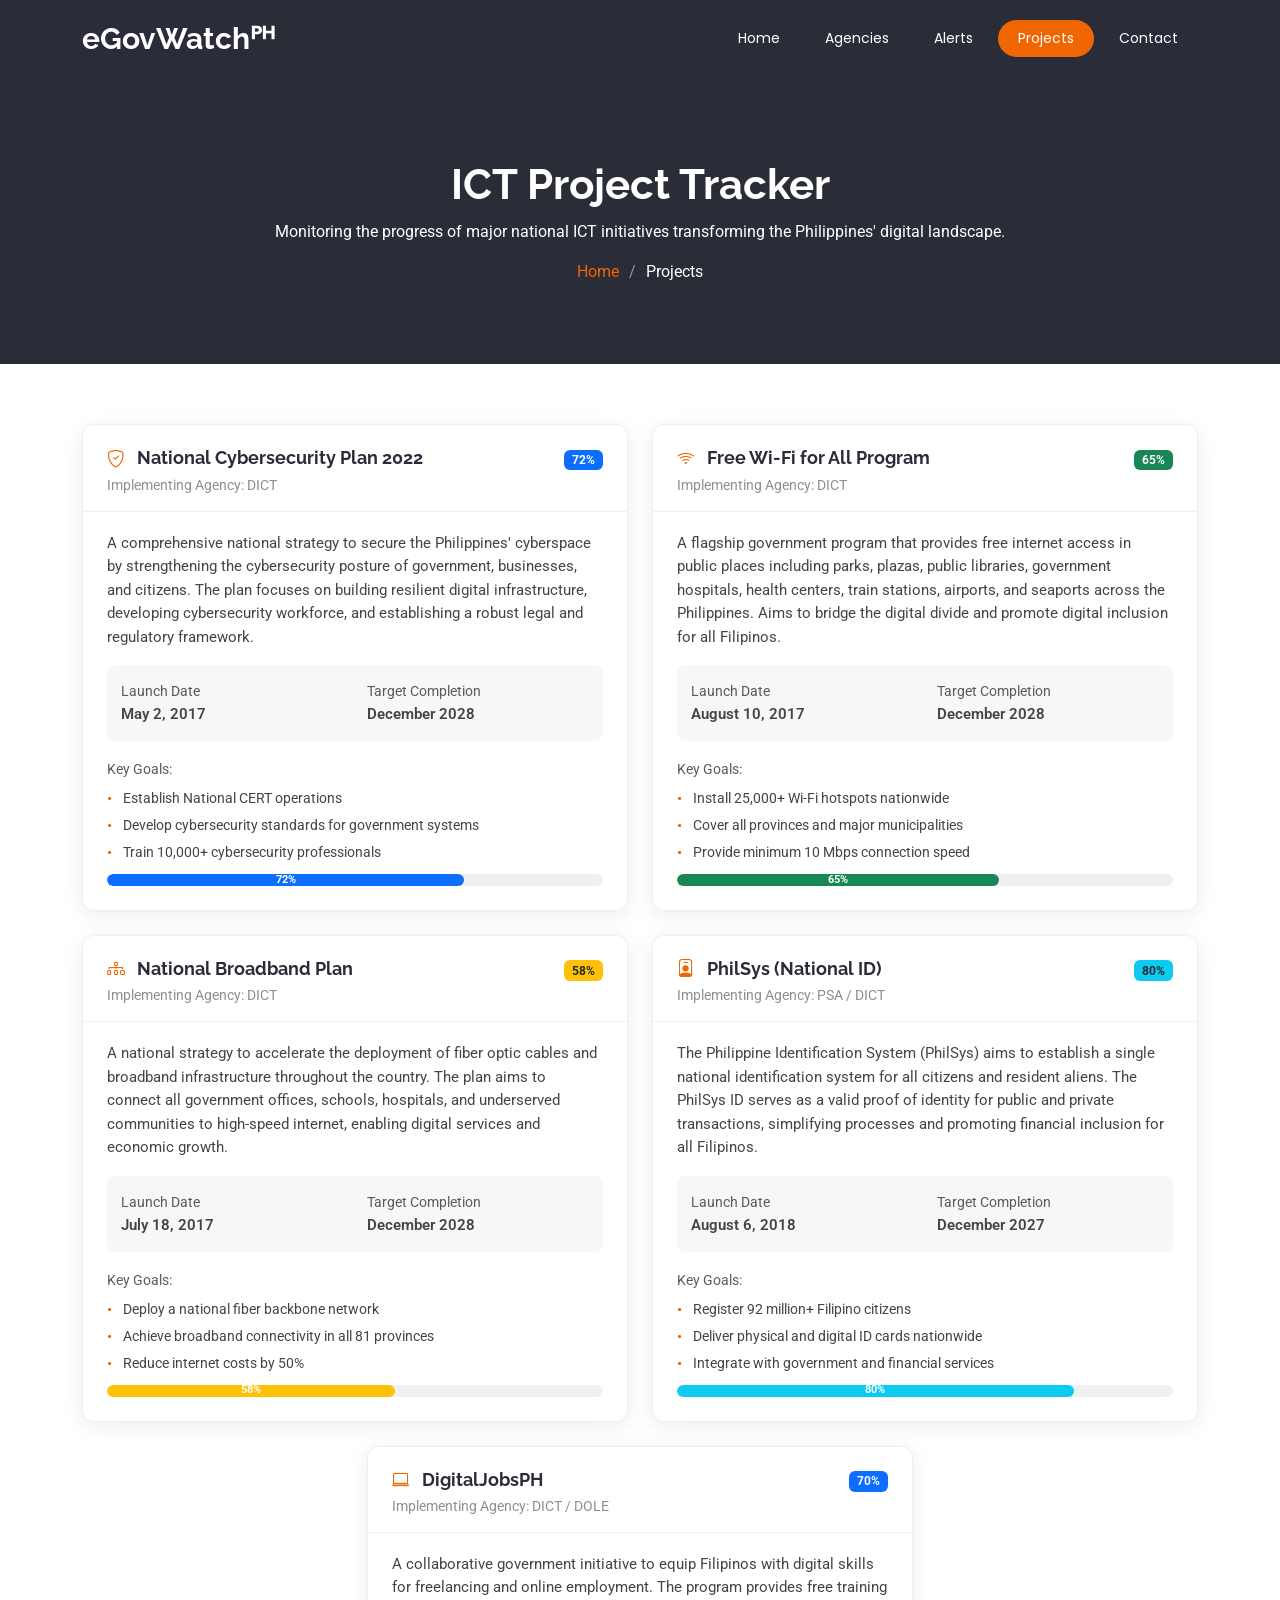
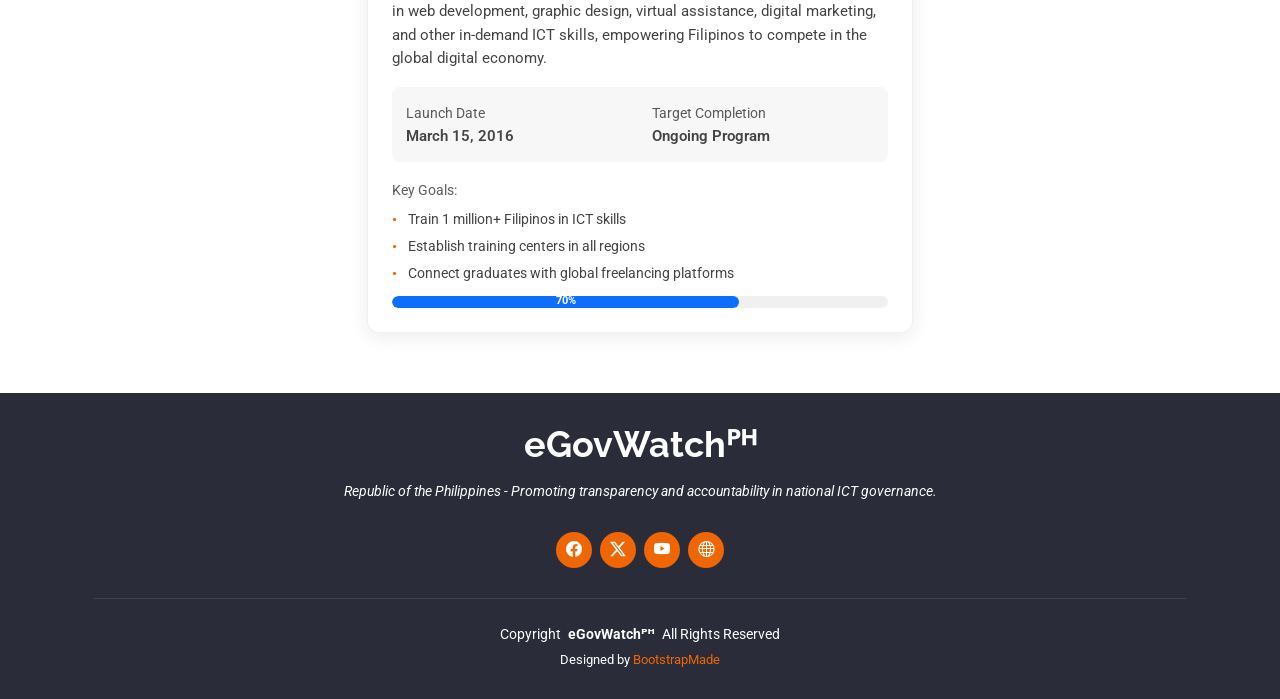
<file: projects.html>
<!DOCTYPE html>
<html lang="en">

<head>
  <meta charset="utf-8">
  <meta content="width=device-width, initial-scale=1.0" name="viewport">
  <title>Project Tracker - eGovWatchᴾᴴ</title>
  <meta name="description" content="Track the progress of major Philippine ICT initiatives including the National Cybersecurity Plan, Free Wi-Fi for All, National Broadband Plan, PhilSys, and DigitalJobsPH.">
  <meta name="keywords" content="ICT projects, Philippines, cybersecurity plan, free wifi, national broadband, PhilSys, DigitalJobsPH">

  <link href="assets/img/favicon.png" rel="icon">
  <link href="assets/img/apple-touch-icon.png" rel="apple-touch-icon">

  <link href="https://fonts.googleapis.com" rel="preconnect">
  <link href="https://fonts.gstatic.com" rel="preconnect" crossorigin>
  <link href="https://fonts.googleapis.com/css2?family=Roboto:ital,wght@0,100;0,300;0,400;0,500;0,700;0,900;1,100;1,300;1,400;1,500;1,700;1,900&family=Poppins:ital,wght@0,100;0,200;0,300;0,400;0,500;0,600;0,700;0,800;0,900;1,100;1,200;1,300;1,400;1,500;1,600;1,700;1,800;1,900&family=Raleway:ital,wght@0,100;0,200;0,300;0,400;0,500;0,600;0,700;0,800;0,900;1,100;1,200;1,300;1,400;1,500;1,600;1,700;1,800;1,900&display=swap" rel="stylesheet">

  <link href="assets/vendor/bootstrap/css/bootstrap.min.css" rel="stylesheet">
  <link href="assets/vendor/bootstrap-icons/bootstrap-icons.css" rel="stylesheet">
  <link href="assets/vendor/aos/aos.css" rel="stylesheet">
  <link href="assets/vendor/animate.css/animate.min.css" rel="stylesheet">
  <link href="assets/vendor/glightbox/css/glightbox.min.css" rel="stylesheet">
  <link href="assets/vendor/swiper/swiper-bundle.min.css" rel="stylesheet">

  <link href="assets/css/main.css" rel="stylesheet">
</head>

<body class="starter-page-page">

  <header id="header" class="header d-flex align-items-center fixed-top">
    <div class="container-fluid container-xl position-relative d-flex align-items-center justify-content-between">
      <a href="index.html" class="logo d-flex align-items-center">
        <h1 class="sitename">eGovWatchᴾᴴ</h1>
      </a>
      <nav id="navmenu" class="navmenu">
        <ul>
          <li><a href="index.html">Home</a></li>
          <li><a href="agencies.html">Agencies</a></li>
          <li><a href="alerts.html">Alerts</a></li>
          <li><a href="projects.html" class="active">Projects</a></li>
          <li><a href="contact.html">Contact</a></li>
        </ul>
        <i class="mobile-nav-toggle d-xl-none bi bi-list"></i>
      </nav>
    </div>
  </header>

  <main class="main">

    <!-- Page Title -->
    <div class="page-title dark-background">
      <div class="container position-relative">
        <h1>ICT Project Tracker</h1>
        <p>Monitoring the progress of major national ICT initiatives transforming the Philippines' digital landscape.</p>
        <nav class="breadcrumbs">
          <ol>
            <li><a href="index.html">Home</a></li>
            <li class="current">Projects</li>
          </ol>
        </nav>
      </div>
    </div>

    <!-- Projects Section -->
    <section id="projects" class="section">
      <div class="container">
        <div class="row gy-4">

          <!-- National Cybersecurity Plan -->
          <div class="col-lg-6" data-aos="fade-up" data-aos-delay="100">
            <div class="project-card">
              <div class="project-header">
                <div class="d-flex align-items-center justify-content-between">
                  <h4><i class="bi bi-shield-check"></i> National Cybersecurity Plan 2022</h4>
                  <span class="badge bg-primary">72%</span>
                </div>
                <span class="project-agency">Implementing Agency: DICT</span>
              </div>
              <div class="project-body">
                <p>A comprehensive national strategy to secure the Philippines' cyberspace by strengthening the cybersecurity posture of government, businesses, and citizens. The plan focuses on building resilient digital infrastructure, developing cybersecurity workforce, and establishing a robust legal and regulatory framework.</p>
                <div class="project-details">
                  <div class="row">
                    <div class="col-6">
                      <small class="text-muted">Launch Date</small>
                      <p class="fw-semibold mb-0">May 2, 2017</p>
                    </div>
                    <div class="col-6">
                      <small class="text-muted">Target Completion</small>
                      <p class="fw-semibold mb-0">December 2028</p>
                    </div>
                  </div>
                </div>
                <div class="project-goals mt-3">
                  <small class="text-muted">Key Goals:</small>
                  <ul class="mt-1 mb-2">
                    <li>Establish National CERT operations</li>
                    <li>Develop cybersecurity standards for government systems</li>
                    <li>Train 10,000+ cybersecurity professionals</li>
                  </ul>
                </div>
                <div class="progress mt-2">
                  <div class="progress-bar progress-bar-animated bg-primary" role="progressbar" data-progress="72" aria-valuenow="72" aria-valuemin="0" aria-valuemax="100">72%</div>
                </div>
              </div>
            </div>
          </div>

          <!-- Free Wi-Fi for All -->
          <div class="col-lg-6" data-aos="fade-up" data-aos-delay="200">
            <div class="project-card">
              <div class="project-header">
                <div class="d-flex align-items-center justify-content-between">
                  <h4><i class="bi bi-wifi"></i> Free Wi-Fi for All Program</h4>
                  <span class="badge bg-success">65%</span>
                </div>
                <span class="project-agency">Implementing Agency: DICT</span>
              </div>
              <div class="project-body">
                <p>A flagship government program that provides free internet access in public places including parks, plazas, public libraries, government hospitals, health centers, train stations, airports, and seaports across the Philippines. Aims to bridge the digital divide and promote digital inclusion for all Filipinos.</p>
                <div class="project-details">
                  <div class="row">
                    <div class="col-6">
                      <small class="text-muted">Launch Date</small>
                      <p class="fw-semibold mb-0">August 10, 2017</p>
                    </div>
                    <div class="col-6">
                      <small class="text-muted">Target Completion</small>
                      <p class="fw-semibold mb-0">December 2028</p>
                    </div>
                  </div>
                </div>
                <div class="project-goals mt-3">
                  <small class="text-muted">Key Goals:</small>
                  <ul class="mt-1 mb-2">
                    <li>Install 25,000+ Wi-Fi hotspots nationwide</li>
                    <li>Cover all provinces and major municipalities</li>
                    <li>Provide minimum 10 Mbps connection speed</li>
                  </ul>
                </div>
                <div class="progress mt-2">
                  <div class="progress-bar progress-bar-animated bg-success" role="progressbar" data-progress="65" aria-valuenow="65" aria-valuemin="0" aria-valuemax="100">65%</div>
                </div>
              </div>
            </div>
          </div>

          <!-- National Broadband Plan -->
          <div class="col-lg-6" data-aos="fade-up" data-aos-delay="300">
            <div class="project-card">
              <div class="project-header">
                <div class="d-flex align-items-center justify-content-between">
                  <h4><i class="bi bi-diagram-3"></i> National Broadband Plan</h4>
                  <span class="badge bg-warning text-dark">58%</span>
                </div>
                <span class="project-agency">Implementing Agency: DICT</span>
              </div>
              <div class="project-body">
                <p>A national strategy to accelerate the deployment of fiber optic cables and broadband infrastructure throughout the country. The plan aims to connect all government offices, schools, hospitals, and underserved communities to high-speed internet, enabling digital services and economic growth.</p>
                <div class="project-details">
                  <div class="row">
                    <div class="col-6">
                      <small class="text-muted">Launch Date</small>
                      <p class="fw-semibold mb-0">July 18, 2017</p>
                    </div>
                    <div class="col-6">
                      <small class="text-muted">Target Completion</small>
                      <p class="fw-semibold mb-0">December 2028</p>
                    </div>
                  </div>
                </div>
                <div class="project-goals mt-3">
                  <small class="text-muted">Key Goals:</small>
                  <ul class="mt-1 mb-2">
                    <li>Deploy a national fiber backbone network</li>
                    <li>Achieve broadband connectivity in all 81 provinces</li>
                    <li>Reduce internet costs by 50%</li>
                  </ul>
                </div>
                <div class="progress mt-2">
                  <div class="progress-bar progress-bar-animated bg-warning" role="progressbar" data-progress="58" aria-valuenow="58" aria-valuemin="0" aria-valuemax="100">58%</div>
                </div>
              </div>
            </div>
          </div>

          <!-- PhilSys National ID -->
          <div class="col-lg-6" data-aos="fade-up" data-aos-delay="400">
            <div class="project-card">
              <div class="project-header">
                <div class="d-flex align-items-center justify-content-between">
                  <h4><i class="bi bi-person-badge"></i> PhilSys (National ID)</h4>
                  <span class="badge bg-info text-dark">80%</span>
                </div>
                <span class="project-agency">Implementing Agency: PSA / DICT</span>
              </div>
              <div class="project-body">
                <p>The Philippine Identification System (PhilSys) aims to establish a single national identification system for all citizens and resident aliens. The PhilSys ID serves as a valid proof of identity for public and private transactions, simplifying processes and promoting financial inclusion for all Filipinos.</p>
                <div class="project-details">
                  <div class="row">
                    <div class="col-6">
                      <small class="text-muted">Launch Date</small>
                      <p class="fw-semibold mb-0">August 6, 2018</p>
                    </div>
                    <div class="col-6">
                      <small class="text-muted">Target Completion</small>
                      <p class="fw-semibold mb-0">December 2027</p>
                    </div>
                  </div>
                </div>
                <div class="project-goals mt-3">
                  <small class="text-muted">Key Goals:</small>
                  <ul class="mt-1 mb-2">
                    <li>Register 92 million+ Filipino citizens</li>
                    <li>Deliver physical and digital ID cards nationwide</li>
                    <li>Integrate with government and financial services</li>
                  </ul>
                </div>
                <div class="progress mt-2">
                  <div class="progress-bar progress-bar-animated bg-info" role="progressbar" data-progress="80" aria-valuenow="80" aria-valuemin="0" aria-valuemax="100">80%</div>
                </div>
              </div>
            </div>
          </div>

          <!-- DigitalJobsPH -->
          <div class="col-lg-6 mx-auto" data-aos="fade-up" data-aos-delay="500">
            <div class="project-card">
              <div class="project-header">
                <div class="d-flex align-items-center justify-content-between">
                  <h4><i class="bi bi-laptop"></i> DigitalJobsPH</h4>
                  <span class="badge bg-primary">70%</span>
                </div>
                <span class="project-agency">Implementing Agency: DICT / DOLE</span>
              </div>
              <div class="project-body">
                <p>A collaborative government initiative to equip Filipinos with digital skills for freelancing and online employment. The program provides free training in web development, graphic design, virtual assistance, digital marketing, and other in-demand ICT skills, empowering Filipinos to compete in the global digital economy.</p>
                <div class="project-details">
                  <div class="row">
                    <div class="col-6">
                      <small class="text-muted">Launch Date</small>
                      <p class="fw-semibold mb-0">March 15, 2016</p>
                    </div>
                    <div class="col-6">
                      <small class="text-muted">Target Completion</small>
                      <p class="fw-semibold mb-0">Ongoing Program</p>
                    </div>
                  </div>
                </div>
                <div class="project-goals mt-3">
                  <small class="text-muted">Key Goals:</small>
                  <ul class="mt-1 mb-2">
                    <li>Train 1 million+ Filipinos in ICT skills</li>
                    <li>Establish training centers in all regions</li>
                    <li>Connect graduates with global freelancing platforms</li>
                  </ul>
                </div>
                <div class="progress mt-2">
                  <div class="progress-bar progress-bar-animated bg-primary" role="progressbar" data-progress="70" aria-valuenow="70" aria-valuemin="0" aria-valuemax="100">70%</div>
                </div>
              </div>
            </div>
          </div>

        </div>
      </div>
    </section>

  </main>

  <footer id="footer" class="footer dark-background">
    <div class="container">
      <h3 class="sitename">eGovWatchᴾᴴ</h3>
      <p>Republic of the Philippines - Promoting transparency and accountability in national ICT governance.</p>
      <div class="social-links d-flex justify-content-center">
        <a href="https://www.facebook.com/dict.gov.ph" target="_blank"><i class="bi bi-facebook"></i></a>
        <a href="https://twitter.com/DICTgovph" target="_blank"><i class="bi bi-twitter-x"></i></a>
        <a href="https://www.youtube.com/@DICTgovph" target="_blank"><i class="bi bi-youtube"></i></a>
        <a href="https://dict.gov.ph" target="_blank"><i class="bi bi-globe"></i></a>
      </div>
      <div class="container">
        <div class="copyright">
          <span>Copyright</span> <strong class="px-1 sitename">eGovWatchᴾᴴ</strong> <span>All Rights Reserved</span>
        </div>
        <div class="credits">Designed by <a href="https://bootstrapmade.com/">BootstrapMade</a></div>
      </div>
    </div>
  </footer>

  <a href="#" id="scroll-top" class="scroll-top d-flex align-items-center justify-content-center"><i class="bi bi-arrow-up-short"></i></a>
  <div id="preloader"></div>

  <script src="assets/vendor/bootstrap/js/bootstrap.bundle.min.js"></script>
  <script src="assets/vendor/php-email-form/validate.js"></script>
  <script src="assets/vendor/aos/aos.js"></script>
  <script src="assets/vendor/glightbox/js/glightbox.min.js"></script>
  <script src="assets/vendor/imagesloaded/imagesloaded.pkgd.min.js"></script>
  <script src="assets/vendor/isotope-layout/isotope.pkgd.min.js"></script>
  <script src="assets/vendor/swiper/swiper-bundle.min.js"></script>
  <script src="assets/js/main.js"></script>
  <script src="assets/js/dashboard.js"></script>

</body>

</html>
</file>
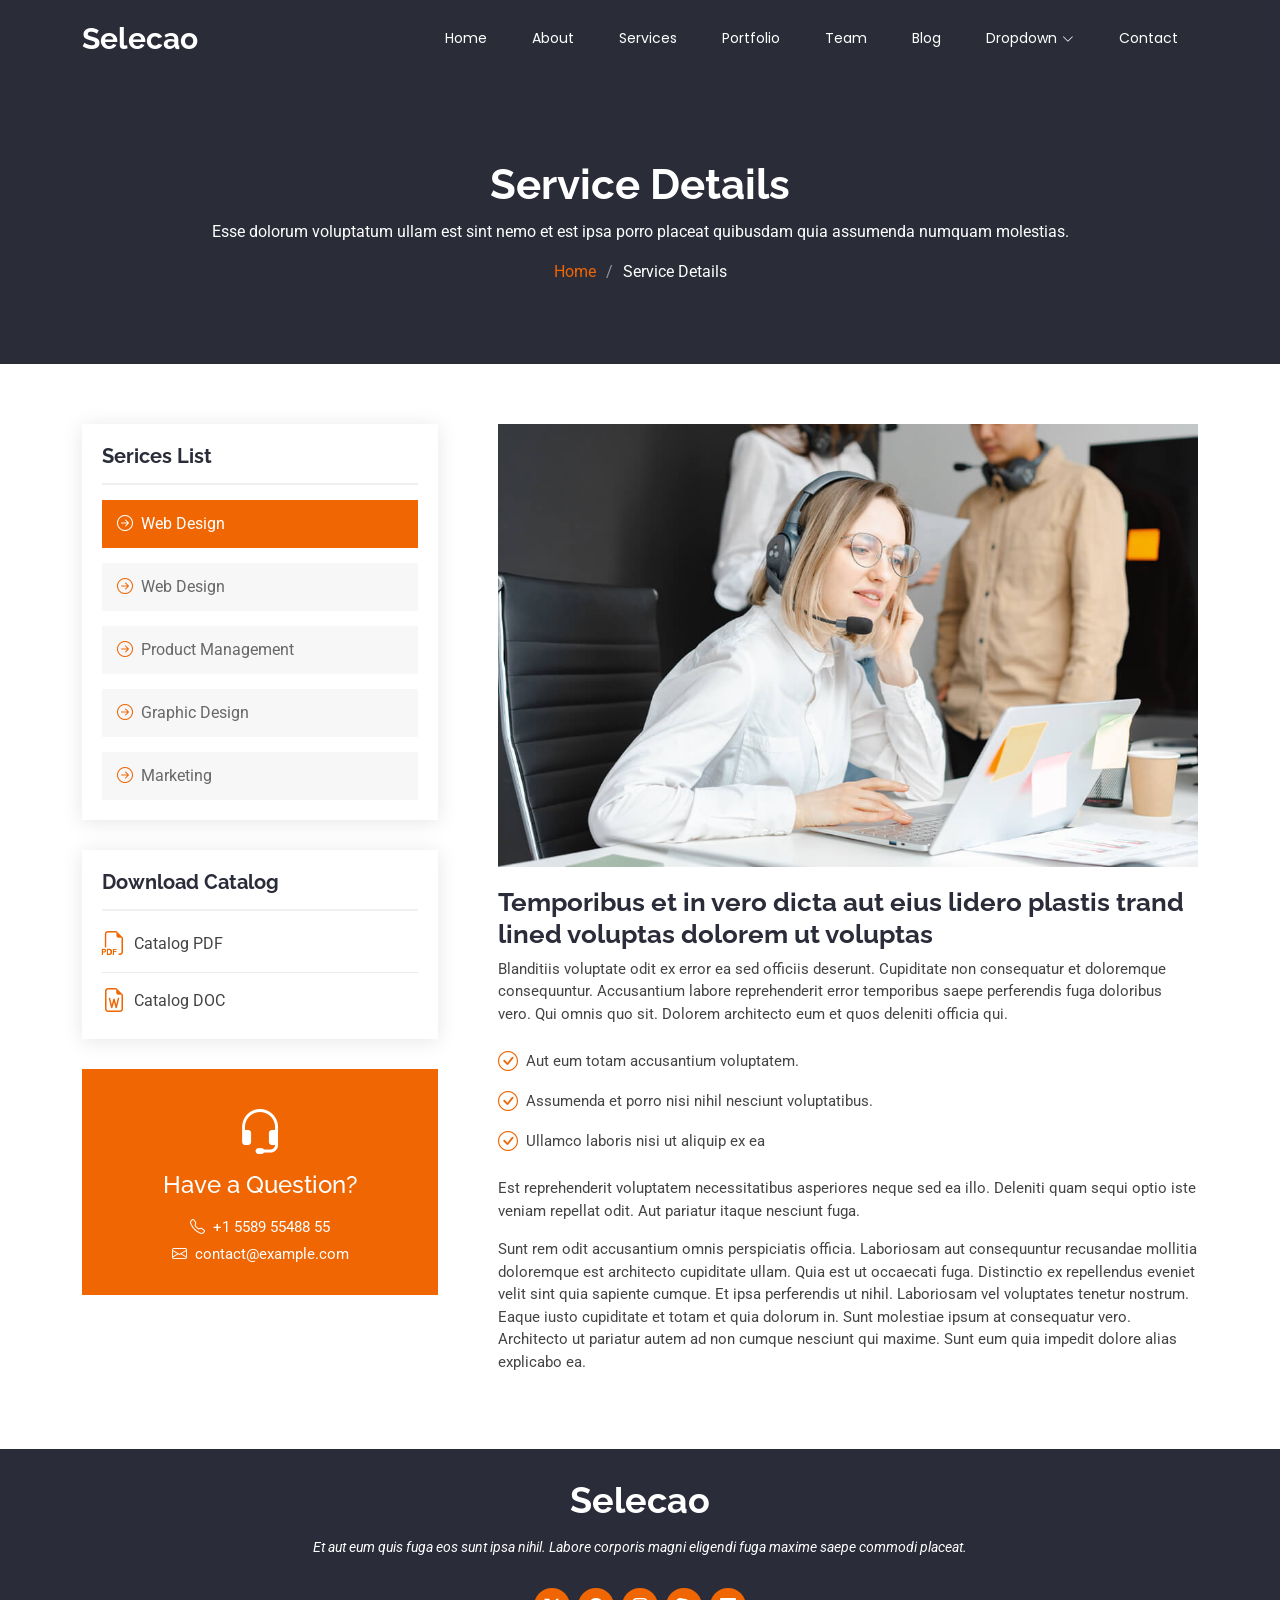
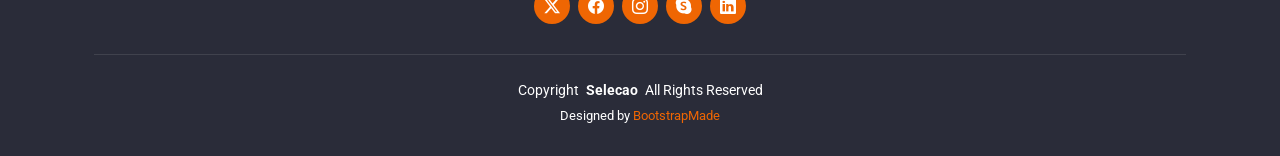
<file: service-details.html>
<!DOCTYPE html>
<html lang="en">

<head>
  <meta charset="utf-8">
  <meta content="width=device-width, initial-scale=1.0" name="viewport">
  <title>Service Details - Selecao Bootstrap Template</title>
  <meta name="description" content="">
  <meta name="keywords" content="">

  <!-- Favicons -->
  <link href="assets/img/favicon.png" rel="icon">
  <link href="assets/img/apple-touch-icon.png" rel="apple-touch-icon">

  <!-- Fonts -->
  <link href="https://fonts.googleapis.com" rel="preconnect">
  <link href="https://fonts.gstatic.com" rel="preconnect" crossorigin>
  <link href="https://fonts.googleapis.com/css2?family=Roboto:ital,wght@0,100;0,300;0,400;0,500;0,700;0,900;1,100;1,300;1,400;1,500;1,700;1,900&family=Poppins:ital,wght@0,100;0,200;0,300;0,400;0,500;0,600;0,700;0,800;0,900;1,100;1,200;1,300;1,400;1,500;1,600;1,700;1,800;1,900&family=Raleway:ital,wght@0,100;0,200;0,300;0,400;0,500;0,600;0,700;0,800;0,900;1,100;1,200;1,300;1,400;1,500;1,600;1,700;1,800;1,900&display=swap" rel="stylesheet">

  <!-- Vendor CSS Files -->
  <link href="assets/vendor/bootstrap/css/bootstrap.min.css" rel="stylesheet">
  <link href="assets/vendor/bootstrap-icons/bootstrap-icons.css" rel="stylesheet">
  <link href="assets/vendor/aos/aos.css" rel="stylesheet">
  <link href="assets/vendor/animate.css/animate.min.css" rel="stylesheet">
  <link href="assets/vendor/glightbox/css/glightbox.min.css" rel="stylesheet">
  <link href="assets/vendor/swiper/swiper-bundle.min.css" rel="stylesheet">

  <!-- Main CSS File -->
  <link href="assets/css/main.css" rel="stylesheet">

  <!-- =======================================================
  * Template Name: Selecao
  * Template URL: https://bootstrapmade.com/selecao-bootstrap-template/
  * Updated: Aug 07 2024 with Bootstrap v5.3.3
  * Author: BootstrapMade.com
  * License: https://bootstrapmade.com/license/
  ======================================================== -->
</head>

<body class="service-details-page">

  <header id="header" class="header d-flex align-items-center fixed-top">
    <div class="container-fluid container-xl position-relative d-flex align-items-center justify-content-between">

      <a href="index.html" class="logo d-flex align-items-center">
        <!-- Uncomment the line below if you also wish to use an image logo -->
        <!-- <img src="assets/img/logo.png" alt=""> -->
        <h1 class="sitename">Selecao</h1>
      </a>

      <nav id="navmenu" class="navmenu">
        <ul>
          <li><a href="#hero">Home</a></li>
          <li><a href="#about">About</a></li>
          <li><a href="#services">Services</a></li>
          <li><a href="#portfolio">Portfolio</a></li>
          <li><a href="#team">Team</a></li>
          <li><a href="blog.html">Blog</a></li>
          <li class="dropdown"><a href="#"><span>Dropdown</span> <i class="bi bi-chevron-down toggle-dropdown"></i></a>
            <ul>
              <li><a href="#">Dropdown 1</a></li>
              <li class="dropdown"><a href="#"><span>Deep Dropdown</span> <i class="bi bi-chevron-down toggle-dropdown"></i></a>
                <ul>
                  <li><a href="#">Deep Dropdown 1</a></li>
                  <li><a href="#">Deep Dropdown 2</a></li>
                  <li><a href="#">Deep Dropdown 3</a></li>
                  <li><a href="#">Deep Dropdown 4</a></li>
                  <li><a href="#">Deep Dropdown 5</a></li>
                </ul>
              </li>
              <li><a href="#">Dropdown 2</a></li>
              <li><a href="#">Dropdown 3</a></li>
              <li><a href="#">Dropdown 4</a></li>
            </ul>
          </li>
          <li><a href="#contact">Contact</a></li>
        </ul>
        <i class="mobile-nav-toggle d-xl-none bi bi-list"></i>
      </nav>

    </div>
  </header>

  <main class="main">

    <!-- Page Title -->
    <div class="page-title dark-background">
      <div class="container position-relative">
        <h1>Service Details</h1>
        <p>Esse dolorum voluptatum ullam est sint nemo et est ipsa porro placeat quibusdam quia assumenda numquam molestias.</p>
        <nav class="breadcrumbs">
          <ol>
            <li><a href="index.html">Home</a></li>
            <li class="current">Service Details</li>
          </ol>
        </nav>
      </div>
    </div><!-- End Page Title -->

    <!-- Service Details Section -->
    <section id="service-details" class="service-details section">

      <div class="container">

        <div class="row gy-5">

          <div class="col-lg-4" data-aos="fade-up" data-aos-delay="100">

            <div class="service-box">
              <h4>Serices List</h4>
              <div class="services-list">
                <a href="#" class="active"><i class="bi bi-arrow-right-circle"></i><span>Web Design</span></a>
                <a href="#"><i class="bi bi-arrow-right-circle"></i><span>Web Design</span></a>
                <a href="#"><i class="bi bi-arrow-right-circle"></i><span>Product Management</span></a>
                <a href="#"><i class="bi bi-arrow-right-circle"></i><span>Graphic Design</span></a>
                <a href="#"><i class="bi bi-arrow-right-circle"></i><span>Marketing</span></a>
              </div>
            </div><!-- End Services List -->

            <div class="service-box">
              <h4>Download Catalog</h4>
              <div class="download-catalog">
                <a href="#"><i class="bi bi-filetype-pdf"></i><span>Catalog PDF</span></a>
                <a href="#"><i class="bi bi-file-earmark-word"></i><span>Catalog DOC</span></a>
              </div>
            </div><!-- End Services List -->

            <div class="help-box d-flex flex-column justify-content-center align-items-center">
              <i class="bi bi-headset help-icon"></i>
              <h4>Have a Question?</h4>
              <p class="d-flex align-items-center mt-2 mb-0"><i class="bi bi-telephone me-2"></i> <span>+1 5589 55488 55</span></p>
              <p class="d-flex align-items-center mt-1 mb-0"><i class="bi bi-envelope me-2"></i> <a href="mailto:contact@example.com">contact@example.com</a></p>
            </div>

          </div>

          <div class="col-lg-8 ps-lg-5" data-aos="fade-up" data-aos-delay="200">
            <img src="assets/img/services.jpg" alt="" class="img-fluid services-img">
            <h3>Temporibus et in vero dicta aut eius lidero plastis trand lined voluptas dolorem ut voluptas</h3>
            <p>
              Blanditiis voluptate odit ex error ea sed officiis deserunt. Cupiditate non consequatur et doloremque consequuntur. Accusantium labore reprehenderit error temporibus saepe perferendis fuga doloribus vero. Qui omnis quo sit. Dolorem architecto eum et quos deleniti officia qui.
            </p>
            <ul>
              <li><i class="bi bi-check-circle"></i> <span>Aut eum totam accusantium voluptatem.</span></li>
              <li><i class="bi bi-check-circle"></i> <span>Assumenda et porro nisi nihil nesciunt voluptatibus.</span></li>
              <li><i class="bi bi-check-circle"></i> <span>Ullamco laboris nisi ut aliquip ex ea</span></li>
            </ul>
            <p>
              Est reprehenderit voluptatem necessitatibus asperiores neque sed ea illo. Deleniti quam sequi optio iste veniam repellat odit. Aut pariatur itaque nesciunt fuga.
            </p>
            <p>
              Sunt rem odit accusantium omnis perspiciatis officia. Laboriosam aut consequuntur recusandae mollitia doloremque est architecto cupiditate ullam. Quia est ut occaecati fuga. Distinctio ex repellendus eveniet velit sint quia sapiente cumque. Et ipsa perferendis ut nihil. Laboriosam vel voluptates tenetur nostrum. Eaque iusto cupiditate et totam et quia dolorum in. Sunt molestiae ipsum at consequatur vero. Architecto ut pariatur autem ad non cumque nesciunt qui maxime. Sunt eum quia impedit dolore alias explicabo ea.
            </p>
          </div>

        </div>

      </div>

    </section><!-- /Service Details Section -->

  </main>

  <footer id="footer" class="footer dark-background">
    <div class="container">
      <h3 class="sitename">Selecao</h3>
      <p>Et aut eum quis fuga eos sunt ipsa nihil. Labore corporis magni eligendi fuga maxime saepe commodi placeat.</p>
      <div class="social-links d-flex justify-content-center">
        <a href=""><i class="bi bi-twitter-x"></i></a>
        <a href=""><i class="bi bi-facebook"></i></a>
        <a href=""><i class="bi bi-instagram"></i></a>
        <a href=""><i class="bi bi-skype"></i></a>
        <a href=""><i class="bi bi-linkedin"></i></a>
      </div>
      <div class="container">
        <div class="copyright">
          <span>Copyright</span> <strong class="px-1 sitename">Selecao</strong> <span>All Rights Reserved</span>
        </div>
        <div class="credits">
          <!-- All the links in the footer should remain intact. -->
          <!-- You can delete the links only if you've purchased the pro version. -->
          <!-- Licensing information: https://bootstrapmade.com/license/ -->
          <!-- Purchase the pro version with working PHP/AJAX contact form: [buy-url] -->
          Designed by <a href="https://bootstrapmade.com/">BootstrapMade</a>
        </div>
      </div>
    </div>
  </footer>

  <!-- Scroll Top -->
  <a href="#" id="scroll-top" class="scroll-top d-flex align-items-center justify-content-center"><i class="bi bi-arrow-up-short"></i></a>

  <!-- Preloader -->
  <div id="preloader"></div>

  <!-- Vendor JS Files -->
  <script src="assets/vendor/bootstrap/js/bootstrap.bundle.min.js"></script>
  <script src="assets/vendor/php-email-form/validate.js"></script>
  <script src="assets/vendor/aos/aos.js"></script>
  <script src="assets/vendor/glightbox/js/glightbox.min.js"></script>
  <script src="assets/vendor/imagesloaded/imagesloaded.pkgd.min.js"></script>
  <script src="assets/vendor/isotope-layout/isotope.pkgd.min.js"></script>
  <script src="assets/vendor/swiper/swiper-bundle.min.js"></script>

  <!-- Main JS File -->
  <script src="assets/js/main.js"></script>

</body>

</html>
</file>
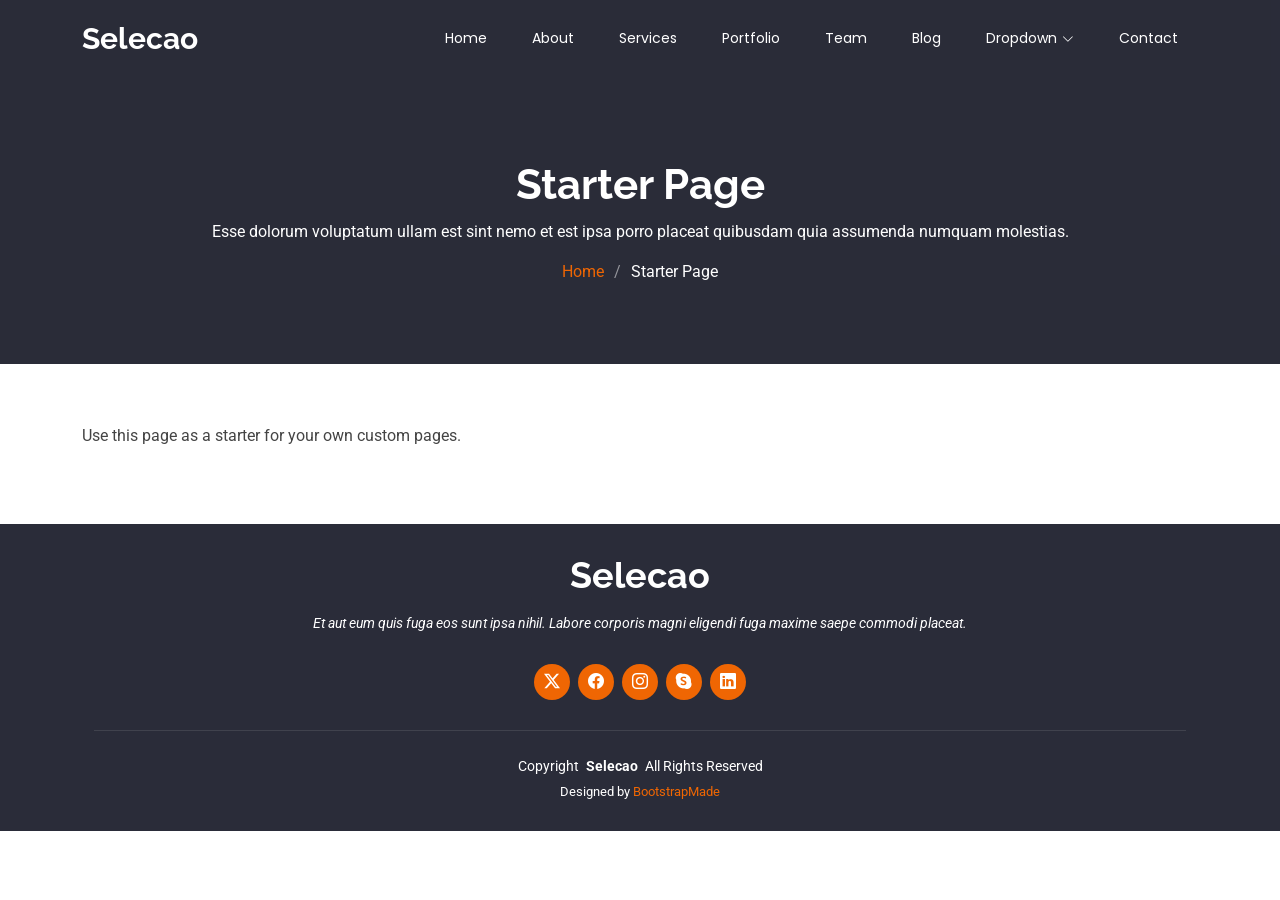
<file: starter-page.html>
<!DOCTYPE html>
<html lang="en">

<head>
  <meta charset="utf-8">
  <meta content="width=device-width, initial-scale=1.0" name="viewport">
  <title>Starter Page - Selecao Bootstrap Template</title>
  <meta name="description" content="">
  <meta name="keywords" content="">

  <!-- Favicons -->
  <link href="assets/img/favicon.png" rel="icon">
  <link href="assets/img/apple-touch-icon.png" rel="apple-touch-icon">

  <!-- Fonts -->
  <link href="https://fonts.googleapis.com" rel="preconnect">
  <link href="https://fonts.gstatic.com" rel="preconnect" crossorigin>
  <link href="https://fonts.googleapis.com/css2?family=Roboto:ital,wght@0,100;0,300;0,400;0,500;0,700;0,900;1,100;1,300;1,400;1,500;1,700;1,900&family=Poppins:ital,wght@0,100;0,200;0,300;0,400;0,500;0,600;0,700;0,800;0,900;1,100;1,200;1,300;1,400;1,500;1,600;1,700;1,800;1,900&family=Raleway:ital,wght@0,100;0,200;0,300;0,400;0,500;0,600;0,700;0,800;0,900;1,100;1,200;1,300;1,400;1,500;1,600;1,700;1,800;1,900&display=swap" rel="stylesheet">

  <!-- Vendor CSS Files -->
  <link href="assets/vendor/bootstrap/css/bootstrap.min.css" rel="stylesheet">
  <link href="assets/vendor/bootstrap-icons/bootstrap-icons.css" rel="stylesheet">
  <link href="assets/vendor/aos/aos.css" rel="stylesheet">
  <link href="assets/vendor/animate.css/animate.min.css" rel="stylesheet">
  <link href="assets/vendor/glightbox/css/glightbox.min.css" rel="stylesheet">
  <link href="assets/vendor/swiper/swiper-bundle.min.css" rel="stylesheet">

  <!-- Main CSS File -->
  <link href="assets/css/main.css" rel="stylesheet">

  <!-- =======================================================
  * Template Name: Selecao
  * Template URL: https://bootstrapmade.com/selecao-bootstrap-template/
  * Updated: Aug 07 2024 with Bootstrap v5.3.3
  * Author: BootstrapMade.com
  * License: https://bootstrapmade.com/license/
  ======================================================== -->
</head>

<body class="starter-page-page">

  <header id="header" class="header d-flex align-items-center fixed-top">
    <div class="container-fluid container-xl position-relative d-flex align-items-center justify-content-between">

      <a href="index.html" class="logo d-flex align-items-center">
        <!-- Uncomment the line below if you also wish to use an image logo -->
        <!-- <img src="assets/img/logo.png" alt=""> -->
        <h1 class="sitename">Selecao</h1>
      </a>

      <nav id="navmenu" class="navmenu">
        <ul>
          <li><a href="#hero">Home</a></li>
          <li><a href="#about">About</a></li>
          <li><a href="#services">Services</a></li>
          <li><a href="#portfolio">Portfolio</a></li>
          <li><a href="#team">Team</a></li>
          <li><a href="blog.html">Blog</a></li>
          <li class="dropdown"><a href="#"><span>Dropdown</span> <i class="bi bi-chevron-down toggle-dropdown"></i></a>
            <ul>
              <li><a href="#">Dropdown 1</a></li>
              <li class="dropdown"><a href="#"><span>Deep Dropdown</span> <i class="bi bi-chevron-down toggle-dropdown"></i></a>
                <ul>
                  <li><a href="#">Deep Dropdown 1</a></li>
                  <li><a href="#">Deep Dropdown 2</a></li>
                  <li><a href="#">Deep Dropdown 3</a></li>
                  <li><a href="#">Deep Dropdown 4</a></li>
                  <li><a href="#">Deep Dropdown 5</a></li>
                </ul>
              </li>
              <li><a href="#">Dropdown 2</a></li>
              <li><a href="#">Dropdown 3</a></li>
              <li><a href="#">Dropdown 4</a></li>
            </ul>
          </li>
          <li><a href="#contact">Contact</a></li>
        </ul>
        <i class="mobile-nav-toggle d-xl-none bi bi-list"></i>
      </nav>

    </div>
  </header>

  <main class="main">

    <!-- Page Title -->
    <div class="page-title dark-background">
      <div class="container position-relative">
        <h1>Starter Page</h1>
        <p>Esse dolorum voluptatum ullam est sint nemo et est ipsa porro placeat quibusdam quia assumenda numquam molestias.</p>
        <nav class="breadcrumbs">
          <ol>
            <li><a href="index.html">Home</a></li>
            <li class="current">Starter Page</li>
          </ol>
        </nav>
      </div>
    </div><!-- End Page Title -->

    <!-- Starter Section Section -->
    <section id="starter-section" class="starter-section section">

      <div class="container" data-aos="fade-up">
        <p>Use this page as a starter for your own custom pages.</p>
      </div>

    </section><!-- /Starter Section Section -->

  </main>

  <footer id="footer" class="footer dark-background">
    <div class="container">
      <h3 class="sitename">Selecao</h3>
      <p>Et aut eum quis fuga eos sunt ipsa nihil. Labore corporis magni eligendi fuga maxime saepe commodi placeat.</p>
      <div class="social-links d-flex justify-content-center">
        <a href=""><i class="bi bi-twitter-x"></i></a>
        <a href=""><i class="bi bi-facebook"></i></a>
        <a href=""><i class="bi bi-instagram"></i></a>
        <a href=""><i class="bi bi-skype"></i></a>
        <a href=""><i class="bi bi-linkedin"></i></a>
      </div>
      <div class="container">
        <div class="copyright">
          <span>Copyright</span> <strong class="px-1 sitename">Selecao</strong> <span>All Rights Reserved</span>
        </div>
        <div class="credits">
          <!-- All the links in the footer should remain intact. -->
          <!-- You can delete the links only if you've purchased the pro version. -->
          <!-- Licensing information: https://bootstrapmade.com/license/ -->
          <!-- Purchase the pro version with working PHP/AJAX contact form: [buy-url] -->
          Designed by <a href="https://bootstrapmade.com/">BootstrapMade</a>
        </div>
      </div>
    </div>
  </footer>

  <!-- Scroll Top -->
  <a href="#" id="scroll-top" class="scroll-top d-flex align-items-center justify-content-center"><i class="bi bi-arrow-up-short"></i></a>

  <!-- Preloader -->
  <div id="preloader"></div>

  <!-- Vendor JS Files -->
  <script src="assets/vendor/bootstrap/js/bootstrap.bundle.min.js"></script>
  <script src="assets/vendor/php-email-form/validate.js"></script>
  <script src="assets/vendor/aos/aos.js"></script>
  <script src="assets/vendor/glightbox/js/glightbox.min.js"></script>
  <script src="assets/vendor/imagesloaded/imagesloaded.pkgd.min.js"></script>
  <script src="assets/vendor/isotope-layout/isotope.pkgd.min.js"></script>
  <script src="assets/vendor/swiper/swiper-bundle.min.js"></script>

  <!-- Main JS File -->
  <script src="assets/js/main.js"></script>

</body>

</html>
</file>
<file: assets/css/main.css>
/**
* Template Name: Selecao
* Template URL: https://bootstrapmade.com/selecao-bootstrap-template/
* Updated: Aug 07 2024 with Bootstrap v5.3.3
* Author: BootstrapMade.com
* License: https://bootstrapmade.com/license/
*/

/*--------------------------------------------------------------
# Font & Color Variables
# Help: https://bootstrapmade.com/color-system/
--------------------------------------------------------------*/
/* Fonts */
:root {
  --default-font: "Roboto",  system-ui, -apple-system, "Segoe UI", Roboto, "Helvetica Neue", Arial, "Noto Sans", "Liberation Sans", sans-serif, "Apple Color Emoji", "Segoe UI Emoji", "Segoe UI Symbol", "Noto Color Emoji";
  --heading-font: "Raleway",  sans-serif;
  --nav-font: "Poppins",  sans-serif;
}

/* Global Colors - The following color variables are used throughout the website. Updating them here will change the color scheme of the entire website */
:root { 
  --background-color: #ffffff; /* Background color for the entire website, including individual sections */
  --default-color: #444444; /* Default color used for the majority of the text content across the entire website */
  --heading-color: #2a2c39; /* Color for headings, subheadings and title throughout the website */
  --accent-color: #ef6603; /* Accent color that represents your brand on the website. It's used for buttons, links, and other elements that need to stand out */
  --surface-color: #ffffff; /* The surface color is used as a background of boxed elements within sections, such as cards, icon boxes, or other elements that require a visual separation from the global background. */
  --contrast-color: #ffffff; /* Contrast color for text, ensuring readability against backgrounds of accent, heading, or default colors. */
}

/* Nav Menu Colors - The following color variables are used specifically for the navigation menu. They are separate from the global colors to allow for more customization options */
:root {
  --nav-color: #ffffff;  /* The default color of the main navmenu links */
  --nav-hover-color: #ef6603; /* Applied to main navmenu links when they are hovered over or active */
  --nav-mobile-background-color: #ffffff; /* Used as the background color for mobile navigation menu */
  --nav-dropdown-background-color: #ffffff; /* Used as the background color for dropdown items that appear when hovering over primary navigation items */
  --nav-dropdown-color: #060606; /* Used for navigation links of the dropdown items in the navigation menu. */
  --nav-dropdown-hover-color: #ef6603; /* Similar to --nav-hover-color, this color is applied to dropdown navigation links when they are hovered over. */
}

/* Color Presets - These classes override global colors when applied to any section or element, providing reuse of the sam color scheme. */

.light-background {
  --background-color: #f9f9f9;
  --surface-color: #ffffff;
}

.dark-background {
  --background-color: #2a2c39;
  --default-color: #ffffff;
  --heading-color: #ffffff;
  --surface-color: #404356;
  --contrast-color: #ffffff;
}

/* Smooth scroll */
:root {
  scroll-behavior: smooth;
}

/*--------------------------------------------------------------
# General Styling & Shared Classes
--------------------------------------------------------------*/
body {
  color: var(--default-color);
  background-color: var(--background-color);
  font-family: var(--default-font);
}

a {
  color: var(--accent-color);
  text-decoration: none;
  transition: 0.3s;
}

a:hover {
  color: color-mix(in srgb, var(--accent-color), transparent 25%);
  text-decoration: none;
}

h1,
h2,
h3,
h4,
h5,
h6 {
  color: var(--heading-color);
  font-family: var(--heading-font);
}

/* PHP Email Form Messages
------------------------------*/
.php-email-form .error-message {
  display: none;
  background: #df1529;
  color: #ffffff;
  text-align: left;
  padding: 15px;
  margin-bottom: 24px;
  font-weight: 600;
}

.php-email-form .sent-message {
  display: none;
  color: #ffffff;
  background: #059652;
  text-align: center;
  padding: 15px;
  margin-bottom: 24px;
  font-weight: 600;
}

.php-email-form .loading {
  display: none;
  background: var(--surface-color);
  text-align: center;
  padding: 15px;
  margin-bottom: 24px;
}

.php-email-form .loading:before {
  content: "";
  display: inline-block;
  border-radius: 50%;
  width: 24px;
  height: 24px;
  margin: 0 10px -6px 0;
  border: 3px solid var(--accent-color);
  border-top-color: var(--surface-color);
  animation: php-email-form-loading 1s linear infinite;
}

@keyframes php-email-form-loading {
  0% {
    transform: rotate(0deg);
  }

  100% {
    transform: rotate(360deg);
  }
}

/*--------------------------------------------------------------
# Global Header
--------------------------------------------------------------*/
.header {
  --background-color: rgba(255, 255, 255, 0);
  --heading-color: #ffffff;
  color: var(--default-color);
  background-color: var(--background-color);
  padding: 20px 0;
  transition: all 0.5s;
  z-index: 997;
}

.header .logo {
  line-height: 1;
}

.header .logo img {
  max-height: 32px;
  margin-right: 8px;
}

.header .logo h1 {
  font-size: 30px;
  margin: 0;
  font-weight: 700;
  color: var(--heading-color);
}

.scrolled .header {
  box-shadow: 0px 0 18px rgba(0, 0, 0, 0.1);
}

/* Global Header on Scroll
------------------------------*/
.scrolled .header {
  --background-color: rgba(42, 44, 57, 0.9);
}

/*--------------------------------------------------------------
# Navigation Menu
--------------------------------------------------------------*/
/* Navmenu - Desktop */
@media (min-width: 1200px) {
  .navmenu {
    padding: 0;
  }

  .navmenu ul {
    margin: 0;
    padding: 0;
    display: flex;
    list-style: none;
    align-items: center;
  }

  .navmenu li {
    position: relative;
    margin-left: 5px;
  }

  .navmenu a,
  .navmenu a:focus {
    color: var(--nav-color);
    padding: 8px 20px;
    font-size: 14px;
    font-family: var(--nav-font);
    font-weight: 400;
    display: flex;
    align-items: center;
    justify-content: space-between;
    white-space: nowrap;
    transition: 0.3s;
    border-radius: 50px;
  }

  .navmenu a i,
  .navmenu a:focus i {
    font-size: 12px;
    line-height: 0;
    margin-left: 5px;
    transition: 0.3s;
  }

  .navmenu li:hover>a,
  .navmenu .active,
  .navmenu .active:focus {
    background-color: var(--nav-hover-color);
  }

  .navmenu .dropdown ul {
    margin: 0;
    padding: 10px 0;
    background: var(--nav-dropdown-background-color);
    display: block;
    position: absolute;
    visibility: hidden;
    left: 0;
    top: 130%;
    opacity: 0;
    transition: 0.3s;
    border-radius: 15px;
    z-index: 99;
    box-shadow: 0px 0px 30px rgba(0, 0, 0, 0.1);
  }

  .navmenu .dropdown ul li {
    min-width: 200px;
    margin-left: 0;
  }

  .navmenu .dropdown ul a {
    padding: 10px 20px;
    font-size: 15px;
    text-transform: none;
    color: var(--nav-dropdown-color);
  }

  .navmenu .dropdown ul a i {
    font-size: 12px;
  }

  .navmenu .dropdown ul a:hover,
  .navmenu .dropdown ul .active:hover,
  .navmenu .dropdown ul li:hover>a {
    background-color: transparent;
    color: var(--nav-hover-color);
  }

  .navmenu .dropdown:hover>ul {
    opacity: 1;
    top: 105%;
    visibility: visible;
  }

  .navmenu .dropdown .dropdown ul {
    top: 0;
    left: -90%;
    visibility: hidden;
  }

  .navmenu .dropdown .dropdown:hover>ul {
    opacity: 1;
    top: 0;
    left: -100%;
    visibility: visible;
  }
}

/* Navmenu - Mobile */
@media (max-width: 1199px) {
  .mobile-nav-toggle {
    color: var(--nav-color);
    font-size: 28px;
    line-height: 0;
    margin-right: 10px;
    cursor: pointer;
    transition: color 0.3s;
  }

  .navmenu {
    padding: 0;
    z-index: 9997;
  }

  .navmenu ul {
    display: none;
    list-style: none;
    position: absolute;
    inset: 60px 20px 20px 20px;
    padding: 10px 0;
    margin: 0;
    border-radius: 6px;
    background-color: var(--nav-mobile-background-color);
    overflow-y: auto;
    transition: 0.3s;
    z-index: 9998;
    box-shadow: 0px 0px 30px rgba(0, 0, 0, 0.1);
  }

  .navmenu a,
  .navmenu a:focus {
    color: var(--nav-dropdown-color);
    padding: 10px 20px;
    font-family: var(--nav-font);
    font-size: 17px;
    font-weight: 500;
    display: flex;
    align-items: center;
    justify-content: space-between;
    white-space: nowrap;
    transition: 0.3s;
  }

  .navmenu a i,
  .navmenu a:focus i {
    font-size: 12px;
    line-height: 0;
    margin-left: 5px;
    width: 30px;
    height: 30px;
    display: flex;
    align-items: center;
    justify-content: center;
    border-radius: 50%;
    transition: 0.3s;
    background-color: color-mix(in srgb, var(--accent-color), transparent 90%);
  }

  .navmenu a i:hover,
  .navmenu a:focus i:hover {
    background-color: var(--accent-color);
    color: var(--contrast-color);
  }

  .navmenu a:hover,
  .navmenu .active,
  .navmenu .active:focus {
    color: var(--nav-dropdown-hover-color);
  }

  .navmenu .active i,
  .navmenu .active:focus i {
    background-color: var(--accent-color);
    color: var(--contrast-color);
    transform: rotate(180deg);
  }

  .navmenu .dropdown ul {
    position: static;
    display: none;
    z-index: 99;
    padding: 10px 0;
    margin: 10px 20px;
    background-color: var(--nav-dropdown-background-color);
    border: 1px solid color-mix(in srgb, var(--default-color), transparent 90%);
    box-shadow: none;
    transition: all 0.5s ease-in-out;
  }

  .navmenu .dropdown ul ul {
    background-color: rgba(33, 37, 41, 0.1);
  }

  .navmenu .dropdown>.dropdown-active {
    display: block;
    background-color: rgba(33, 37, 41, 0.03);
  }

  .mobile-nav-active {
    overflow: hidden;
  }

  .mobile-nav-active .mobile-nav-toggle {
    color: #fff;
    position: absolute;
    font-size: 32px;
    top: 15px;
    right: 15px;
    margin-right: 0;
    z-index: 9999;
  }

  .mobile-nav-active .navmenu {
    position: fixed;
    overflow: hidden;
    inset: 0;
    background: rgba(33, 37, 41, 0.8);
    transition: 0.3s;
  }

  .mobile-nav-active .navmenu>ul {
    display: block;
  }
}

/*--------------------------------------------------------------
# Global Footer
--------------------------------------------------------------*/
.footer {
  color: var(--default-color);
  background-color: var(--background-color);
  font-size: 14px;
  text-align: center;
  padding: 30px 0;
  position: relative;
}

.footer h3 {
  font-size: 36px;
  font-weight: 700;
  position: relative;
  padding: 0;
  margin: 0 0 15px 0;
}

.footer p {
  font-size: 15;
  font-style: italic;
  padding: 0;
  margin: 0 0 30px 0;
}

.footer .social-links {
  margin: 0 0 30px 0;
}

.footer .social-links a {
  font-size: 16px;
  display: flex;
  align-items: center;
  justify-content: center;
  background: var(--accent-color);
  color: var(--contrast-color);
  line-height: 1;
  margin: 0 4px;
  border-radius: 50%;
  text-align: center;
  width: 36px;
  height: 36px;
  transition: 0.3s;
}

.footer .social-links a:hover {
  background: color-mix(in srgb, var(--accent-color), transparent 20%);
  text-decoration: none;
}

.footer .copyright {
  padding-top: 25px;
  border-top: 1px solid color-mix(in srgb, var(--default-color), transparent 90%);
}

.footer .credits {
  font-size: 13px;
  padding-top: 5px;
}

/*--------------------------------------------------------------
# Preloader
--------------------------------------------------------------*/
#preloader {
  position: fixed;
  inset: 0;
  z-index: 9999;
  overflow: hidden;
  background-color: var(--background-color);
  transition: all 0.6s ease-out;
  width: 100%;
  height: 100vh;
}

#preloader:before,
#preloader:after {
  content: "";
  position: absolute;
  border: 4px solid var(--accent-color);
  border-radius: 50%;
  animation: animate-preloader 2s cubic-bezier(0, 0.2, 0.8, 1) infinite;
}

#preloader:after {
  animation-delay: -0.5s;
}

@keyframes animate-preloader {
  0% {
    width: 10px;
    height: 10px;
    top: calc(50% - 5px);
    left: calc(50% - 5px);
    opacity: 1;
  }

  100% {
    width: 72px;
    height: 72px;
    top: calc(50% - 36px);
    left: calc(50% - 36px);
    opacity: 0;
  }
}

/*--------------------------------------------------------------
# Scroll Top Button
--------------------------------------------------------------*/
.scroll-top {
  position: fixed;
  visibility: hidden;
  opacity: 0;
  right: 15px;
  bottom: -15px;
  z-index: 99999;
  background-color: var(--accent-color);
  width: 44px;
  height: 44px;
  border-radius: 50px;
  transition: all 0.4s;
}

.scroll-top i {
  font-size: 24px;
  color: var(--contrast-color);
  line-height: 0;
}

.scroll-top:hover {
  background-color: color-mix(in srgb, var(--accent-color), transparent 20%);
  color: var(--contrast-color);
}

.scroll-top.active {
  visibility: visible;
  opacity: 1;
  bottom: 15px;
}

/*--------------------------------------------------------------
# Disable aos animation delay on mobile devices
--------------------------------------------------------------*/
@media screen and (max-width: 768px) {
  [data-aos-delay] {
    transition-delay: 0 !important;
  }
}

/*--------------------------------------------------------------
# Global Page Titles & Breadcrumbs
--------------------------------------------------------------*/
.page-title {
  color: var(--default-color);
  background-color: var(--background-color);
  background-size: cover;
  background-position: center;
  background-repeat: no-repeat;
  padding: 160px 0 80px 0;
  text-align: center;
  position: relative;
}

.page-title:before {
  content: "";
  background-color: color-mix(in srgb, var(--background-color), transparent 50%);
  position: absolute;
  inset: 0;
}

.page-title h1 {
  font-size: 42px;
  font-weight: 700;
  margin-bottom: 10px;
}

.page-title .breadcrumbs ol {
  display: flex;
  flex-wrap: wrap;
  list-style: none;
  justify-content: center;
  padding: 0;
  margin: 0;
  font-size: 16px;
  font-weight: 400;
}

.page-title .breadcrumbs ol li+li {
  padding-left: 10px;
}

.page-title .breadcrumbs ol li+li::before {
  content: "/";
  display: inline-block;
  padding-right: 10px;
  color: color-mix(in srgb, var(--default-color), transparent 50%);
}

/*--------------------------------------------------------------
# Global Sections
--------------------------------------------------------------*/
section,
.section {
  color: var(--default-color);
  background-color: var(--background-color);
  padding: 60px 0;
  scroll-margin-top: 77px;
  overflow: clip;
}

/*--------------------------------------------------------------
# Global Section Titles
--------------------------------------------------------------*/
.section-title {
  padding-bottom: 60px;
  position: relative;
}

.section-title h2 {
  font-size: 14px;
  font-weight: 500;
  padding: 0;
  line-height: 1px;
  margin: 0;
  letter-spacing: 1.5px;
  text-transform: uppercase;
  color: color-mix(in srgb, var(--default-color), transparent 50%);
  position: relative;
}

.section-title h2::after {
  content: "";
  width: 120px;
  height: 1px;
  display: inline-block;
  background: var(--accent-color);
  margin: 4px 10px;
}

.section-title p {
  color: var(--heading-color);
  margin: 0;
  font-size: 28px;
  font-weight: 700;
  text-transform: uppercase;
  font-family: var(--heading-font);
}

/*--------------------------------------------------------------
# Hero Section
--------------------------------------------------------------*/
.hero {
  width: 100%;
  overflow: hidden;
  position: relative;
  background: linear-gradient(0deg, var(--background-color) 0%, color-mix(in srgb, var(--background-color) 90%, white 10%) 100%);
  padding: 0;
  display: flex;
  flex-direction: column;
  justify-content: end;
  align-items: center;
}

.hero .carousel-container {
  display: flex;
  justify-content: center;
  align-items: center;
  flex-direction: column;
  text-align: center;
  position: relative;
  min-height: 75vh;
  padding-top: 60px;
}

.hero h2 {
  margin-bottom: 30px;
  font-size: 48px;
  font-weight: 700;
}

.hero h2 span {
  text-decoration: underline;
}

.hero p {
  max-width: 80%;
  animation-delay: 0.4s;
  margin: 0 auto 30px auto;
}

.hero .carousel-control-prev,
.hero .carousel-control-next {
  width: 10%;
}

.hero .carousel-control-next-icon,
.hero .carousel-control-prev-icon {
  background: none;
  font-size: 48px;
  line-height: 1;
  width: auto;
  height: auto;
}

.hero .btn-get-started {
  font-weight: 500;
  font-size: 14px;
  letter-spacing: 1px;
  display: inline-block;
  padding: 12px 32px;
  border-radius: 50px;
  transition: 0.5s;
  line-height: 1;
  margin: 10px;
  animation-delay: 0.8s;
  color: var(--default-color);
  border: 2px solid var(--accent-color);
}

.hero .btn-get-started:hover {
  background: var(--accent-color);
  color: var(--contrast-color);
  text-decoration: none;
}

@media (min-width: 1024px) {
  .hero p {
    max-width: 60%;
  }

  .hero .carousel-control-prev,
  .hero .carousel-control-next {
    width: 5%;
  }
}

@media (max-width: 768px) {
  .hero .carousel-container {
    min-height: 90vh;
  }

  .hero h2 {
    font-size: 28px;
  }
}

.hero .hero-waves {
  display: block;
  width: 100%;
  height: 60px;
  position: relative;
}

.hero .wave1 use {
  animation: move-forever1 10s linear infinite;
  animation-delay: -2s;
  fill: var(--default-color);
  opacity: 0.6;
}

.hero .wave2 use {
  animation: move-forever2 8s linear infinite;
  animation-delay: -2s;
  fill: var(--default-color);
  opacity: 0.4;
}

.hero .wave3 use {
  animation: move-forever3 6s linear infinite;
  animation-delay: -2s;
  fill: var(--default-color);
}

@keyframes move-forever1 {
  0% {
    transform: translate(85px, 0%);
  }

  100% {
    transform: translate(-90px, 0%);
  }
}

@keyframes move-forever2 {
  0% {
    transform: translate(-90px, 0%);
  }

  100% {
    transform: translate(85px, 0%);
  }
}

@keyframes move-forever3 {
  0% {
    transform: translate(-90px, 0%);
  }

  100% {
    transform: translate(85px, 0%);
  }
}

/*--------------------------------------------------------------
# About Section
--------------------------------------------------------------*/
.about ul {
  list-style: none;
  padding: 0;
}

.about ul li {
  padding-bottom: 5px;
  display: flex;
  align-items: center;
}

.about ul i {
  font-size: 20px;
  padding-right: 4px;
  color: var(--accent-color);
}

.about .read-more {
  background: var(--accent-color);
  color: var(--contrast-color);
  font-family: var(--heading-font);
  font-weight: 500;
  font-size: 16px;
  letter-spacing: 1px;
  padding: 10px 28px;
  border-radius: 5px;
  transition: 0.3s;
  display: inline-flex;
  align-items: center;
  justify-content: center;
}

.about .read-more i {
  font-size: 18px;
  margin-left: 5px;
  line-height: 0;
  transition: 0.3s;
}

.about .read-more:hover {
  background: color-mix(in srgb, var(--accent-color), transparent 20%);
}

.about .read-more:hover i {
  transform: translate(5px, 0);
}

/*--------------------------------------------------------------
# Features Section
--------------------------------------------------------------*/
.features .nav-tabs {
  border: 0;
}

.features .nav-link {
  background-color: var(--surface-color);
  color: var(--heading-color);
  border: 1px solid color-mix(in srgb, var(--default-color), transparent 85%);
  padding: 15px 20px;
  transition: 0.3s;
  border-radius: 0;
  display: flex;
  align-items: center;
  justify-content: center;
  cursor: pointer;
  height: 100%;
}

.features .nav-link i {
  padding-right: 15px;
  font-size: 48px;
}

.features .nav-link h4 {
  font-size: 18px;
  font-weight: 600;
  margin: 0;
}

.features .nav-link:hover {
  color: var(--accent-color);
  border-color: var(--accent-color);
}

.features .nav-link.active {
  background: var(--accent-color);
  color: var(--contrast-color);
  border-color: var(--accent-color);
}

.features .nav-link.active h4 {
  color: var(--contrast-color);
}

@media (max-width: 768px) {
  .features .nav-link i {
    padding: 0;
    line-height: 1;
    font-size: 36px;
  }
}

@media (max-width: 575px) {
  .features .nav-link {
    padding: 15px;
  }

  .features .nav-link i {
    font-size: 24px;
  }
}

.features .tab-content {
  margin-top: 30px;
}

.features .tab-pane h3 {
  color: var(--heading-color);
  font-weight: 700;
  font-size: 26px;
}

.features .tab-pane ul {
  list-style: none;
  padding: 0;
}

.features .tab-pane ul li {
  padding-bottom: 10px;
}

.features .tab-pane ul i {
  font-size: 20px;
  padding-right: 4px;
  color: var(--accent-color);
}

.features .tab-pane p:last-child {
  margin-bottom: 0;
}

/*--------------------------------------------------------------
# Call To Action Section
--------------------------------------------------------------*/
.call-to-action {
  padding: 80px 0;
  position: relative;
  clip-path: inset(0);
}

.call-to-action .container {
  position: relative;
  z-index: 3;
}

.call-to-action h3 {
  color: var(--default-color);
  font-size: 28px;
  font-weight: 700;
}

.call-to-action p {
  color: var(--default-color);
}

.call-to-action .cta-btn {
  font-family: var(--heading-font);
  font-weight: 500;
  font-size: 16px;
  letter-spacing: 1px;
  display: inline-block;
  padding: 12px 40px;
  border-radius: 50px;
  transition: 0.5s;
  margin: 10px;
  background: var(--accent-color);
  color: var(--contrast-color);
}

.call-to-action .cta-btn:hover {
  background: color-mix(in srgb, var(--accent-color) 90%, white 15%);
}

/*--------------------------------------------------------------
# Services Section
--------------------------------------------------------------*/
.services .service-item {
  background-color: var(--surface-color);
  box-shadow: 0 5px 30px 0 rgba(0, 0, 0, 0.1);
  padding: 60px 30px 60px 70px;
  transition: all ease-in-out 0.3s;
  border-radius: 18px;
  height: 100%;
  position: relative;
  overflow: hidden;
}

.services .service-item .icon {
  position: absolute;
  left: -20px;
  top: calc(50% - 30px);
}

.services .service-item .icon i {
  font-size: 64px;
  line-height: 1;
  transition: 0.5s;
}

.services .service-item h3 {
  font-weight: 700;
  margin: 10px 0 15px 0;
  font-size: 22px;
  transition: ease-in-out 0.3s;
}

.services .service-item p {
  line-height: 24px;
  font-size: 14px;
  margin-bottom: 0;
}

@media (min-width: 1365px) {
  .services .service-item:hover {
    transform: translateY(-10px);
  }

  .services .service-item:hover h3 {
    color: var(--accent-color);
  }
}

/*--------------------------------------------------------------
# Portfolio Section
--------------------------------------------------------------*/
.portfolio .portfolio-filters {
  padding: 0;
  margin: 0 auto 20px auto;
  list-style: none;
  text-align: center;
}

.portfolio .portfolio-filters li {
  cursor: pointer;
  display: inline-block;
  padding: 8px 20px 10px 20px;
  margin: 0;
  font-size: 15px;
  font-weight: 500;
  line-height: 1;
  margin-bottom: 5px;
  border-radius: 50px;
  transition: all 0.3s ease-in-out;
  font-family: var(--heading-font);
}

.portfolio .portfolio-filters li:hover,
.portfolio .portfolio-filters li.filter-active {
  color: var(--contrast-color);
  background-color: var(--accent-color);
}

.portfolio .portfolio-filters li:first-child {
  margin-left: 0;
}

.portfolio .portfolio-filters li:last-child {
  margin-right: 0;
}

@media (max-width: 575px) {
  .portfolio .portfolio-filters li {
    font-size: 14px;
    margin: 0 0 10px 0;
  }
}

.portfolio .portfolio-item {
  position: relative;
  overflow: hidden;
}

.portfolio .portfolio-item .portfolio-info {
  opacity: 0;
  position: absolute;
  left: 12px;
  right: 12px;
  bottom: -100%;
  z-index: 3;
  transition: all ease-in-out 0.5s;
  background: color-mix(in srgb, var(--surface-color), transparent 10%);
  padding: 15px;
}

.portfolio .portfolio-item .portfolio-info h4 {
  font-size: 18px;
  font-weight: 600;
  padding-right: 50px;
}

.portfolio .portfolio-item .portfolio-info p {
  color: color-mix(in srgb, var(--default-color), transparent 30%);
  font-size: 14px;
  margin-bottom: 0;
  padding-right: 50px;
}

.portfolio .portfolio-item .portfolio-info .preview-link,
.portfolio .portfolio-item .portfolio-info .details-link {
  position: absolute;
  right: 50px;
  font-size: 24px;
  top: calc(50% - 14px);
  color: color-mix(in srgb, var(--default-color), transparent 30%);
  transition: 0.3s;
  line-height: 0;
}

.portfolio .portfolio-item .portfolio-info .preview-link:hover,
.portfolio .portfolio-item .portfolio-info .details-link:hover {
  color: var(--accent-color);
}

.portfolio .portfolio-item .portfolio-info .details-link {
  right: 14px;
  font-size: 28px;
}

.portfolio .portfolio-item:hover .portfolio-info {
  opacity: 1;
  bottom: 0;
}

/*--------------------------------------------------------------
# Testimonials Section
--------------------------------------------------------------*/
.testimonials .testimonial-item {
  background-color: var(--surface-color);
  box-shadow: 0px 2px 15px rgba(0, 0, 0, 0.1);
  box-sizing: content-box;
  padding: 30px;
  margin: 30px 15px;
  position: relative;
  height: 100%;
}

.testimonials .testimonial-item .testimonial-img {
  width: 90px;
  border-radius: 50px;
  margin-right: 15px;
}

.testimonials .testimonial-item h3 {
  font-size: 18px;
  font-weight: bold;
  margin: 10px 0 5px 0;
}

.testimonials .testimonial-item h4 {
  font-size: 14px;
  color: color-mix(in srgb, var(--default-color), transparent 40%);
  margin: 0;
}

.testimonials .testimonial-item .stars {
  margin: 10px 0;
}

.testimonials .testimonial-item .stars i {
  color: #ffc107;
  margin: 0 1px;
}

.testimonials .testimonial-item .quote-icon-left,
.testimonials .testimonial-item .quote-icon-right {
  color: color-mix(in srgb, var(--accent-color), transparent 50%);
  font-size: 26px;
  line-height: 0;
}

.testimonials .testimonial-item .quote-icon-left {
  display: inline-block;
  left: -5px;
  position: relative;
}

.testimonials .testimonial-item .quote-icon-right {
  display: inline-block;
  right: -5px;
  position: relative;
  top: 10px;
  transform: scale(-1, -1);
}

.testimonials .testimonial-item p {
  font-style: italic;
  margin: 15px auto 15px auto;
}

.testimonials .swiper-wrapper {
  height: auto;
}

.testimonials .swiper-pagination {
  margin-top: 20px;
  position: relative;
}

.testimonials .swiper-pagination .swiper-pagination-bullet {
  width: 12px;
  height: 12px;
  background-color: color-mix(in srgb, var(--default-color), transparent 85%);
  opacity: 1;
}

.testimonials .swiper-pagination .swiper-pagination-bullet-active {
  background-color: var(--accent-color);
}

@media (max-width: 767px) {
  .testimonials .testimonial-wrap {
    padding-left: 0;
  }

  .testimonials .testimonial-item {
    padding: 30px;
    margin: 15px;
  }

  .testimonials .testimonial-item .testimonial-img {
    position: static;
    left: auto;
  }
}

/*--------------------------------------------------------------
# Pricing Section
--------------------------------------------------------------*/
.pricing .pricing-item {
  background-color: var(--surface-color);
  box-shadow: 0px 0px 4px rgba(0, 0, 0, 0.1);
  padding: 20px;
  text-align: center;
  border-radius: 5px;
  position: relative;
  overflow: hidden;
}

.pricing .pricing-item h3 {
  font-weight: 400;
  margin: -20px -20px 20px -20px;
  padding: 20px 15px;
  font-size: 16px;
  font-weight: 600;
  color: color-mix(in srgb, var(--default-color), transparent 20%);
  background: color-mix(in srgb, var(--default-color), transparent 95%);
}

.pricing .pricing-item h4 {
  font-size: 36px;
  font-weight: 600;
  font-family: var(--heading-font);
}

.pricing .pricing-item h4 sup {
  font-size: 20px;
  top: -15px;
  left: -3px;
}

.pricing .pricing-item h4 span {
  color: color-mix(in srgb, var(--default-color), transparent 40%);
  font-size: 16px;
  font-weight: 300;
}

.pricing .pricing-item ul {
  padding: 15px 0;
  list-style: none;
  text-align: center;
  line-height: 20px;
  font-size: 14px;
}

.pricing .pricing-item ul li {
  padding-bottom: 16px;
}

.pricing .pricing-item ul i {
  color: var(--accent-color);
  font-size: 18px;
  padding-right: 4px;
}

.pricing .pricing-item ul .na {
  color: color-mix(in srgb, var(--default-color), transparent 40%);
  text-decoration: line-through;
}

.pricing .btn-wrap {
  background: color-mix(in srgb, var(--default-color), transparent 95%);
  margin: 0 -20px -20px -20px;
  padding: 20px 15px;
  text-align: center;
}

.pricing .btn-buy {
  background: var(--accent-color);
  color: var(--contrast-color);
  display: inline-block;
  padding: 8px 35px 10px 35px;
  border-radius: 4px;
  transition: none;
  font-size: 14px;
  font-weight: 400;
  font-family: var(--heading-font);
  font-weight: 600;
  transition: 0.3s;
}

.pricing .btn-buy:hover {
  background: color-mix(in srgb, var(--accent-color), transparent 20%);
}

.pricing .featured h3 {
  background: var(--accent-color);
  color: var(--contrast-color);
}

.pricing .advanced {
  background: var(--accent-color);
  color: var(--contrast-color);
  width: 200px;
  position: absolute;
  top: 18px;
  right: -68px;
  transform: rotate(45deg);
  z-index: 1;
  font-size: 14px;
  padding: 1px 0 3px 0;
}

/*--------------------------------------------------------------
# Faq Section
--------------------------------------------------------------*/
.faq .content-subtitle {
  font-size: 15px;
  margin-bottom: 10px;
  display: block;
  color: var(--default-color);
}

.faq .content-title {
  color: var(--heading-color);
  font-size: 22px;
  margin-bottom: 30px;
}

.faq p {
  line-height: 1.7;
  color: var(--default-color);
}

.faq .custom-accordion .accordion-item {
  background-color: var(--surface-color);
  margin-bottom: 0px;
  position: relative;
  border-radius: 0px;
  overflow: hidden;
}

.faq .custom-accordion .accordion-item .btn-link {
  display: block;
  width: 100%;
  padding: 15px 0;
  text-decoration: none;
  text-align: left;
  color: var(--default-color);
  border: none;
  padding-left: 40px;
  border-radius: 0;
  position: relative;
  background-color: color-mix(in srgb, var(--default-color), transparent 94%);
}

.faq .custom-accordion .accordion-item .btn-link:before {
  content: "\f282";
  display: inline-block;
  font-family: "bootstrap-icons" !important;
  font-style: normal;
  font-weight: normal !important;
  font-variant: normal;
  text-transform: none;
  line-height: 1;
  vertical-align: -0.125em;
  -webkit-font-smoothing: antialiased;
  position: absolute;
  top: 50%;
  transform: translateY(-50%);
  left: 15px;
}

.faq .custom-accordion .accordion-item .btn-link[aria-expanded=true] {
  color: var(--accent-color);
}

.faq .custom-accordion .accordion-item .btn-link[aria-expanded=true]:before {
  font-family: "bootstrap-icons" !important;
  content: "\f286";
  position: absolute;
  color: var(--accent-color);
  top: 50%;
  transform: translateY(-50%);
}

.faq .custom-accordion .accordion-item .accordion-body {
  padding: 20px 20px 20px 20px;
  color: var(--default-color);
}

/*--------------------------------------------------------------
# Team Section
--------------------------------------------------------------*/
.team .team-member {
  background-color: var(--surface-color);
  overflow: hidden;
  border-radius: 5px;
  box-shadow: 0px 2px 15px rgba(0, 0, 0, 0.1);
  height: 100%;
}

.team .team-member .member-img {
  position: relative;
  overflow: hidden;
}

.team .team-member .social {
  position: absolute;
  left: 0;
  bottom: 30px;
  right: 0;
  opacity: 0;
  transition: ease-in-out 0.3s;
  text-align: center;
}

.team .team-member .social a {
  background: color-mix(in srgb, var(--contrast-color), transparent 25%);
  color: color-mix(in srgb, var(--default-color), transparent 20%);
  margin: 0 3px;
  border-radius: 4px;
  width: 36px;
  height: 36px;
  transition: ease-in-out 0.3s;
  display: inline-flex;
  justify-content: center;
  align-items: center;
}

.team .team-member .social a:hover {
  color: var(--contrast-color);
  background: var(--accent-color);
}

.team .team-member .social i {
  font-size: 18px;
  line-height: 0;
}

.team .team-member .member-info {
  padding: 25px 15px;
}

.team .team-member .member-info h4 {
  font-weight: 700;
  margin-bottom: 5px;
  font-size: 18px;
}

.team .team-member .member-info span {
  display: block;
  font-size: 13px;
  font-weight: 400;
  color: color-mix(in srgb, var(--default-color), transparent 40%);
}

.team .team-member:hover .social {
  opacity: 1;
  bottom: 15px;
}

/*--------------------------------------------------------------
# Recent Posts Section
--------------------------------------------------------------*/
.recent-posts article {
  background: var(--surface-color);
  box-shadow: 0 4px 16px rgba(0, 0, 0, 0.1);
  padding: 30px;
  height: 100%;
  border-radius: 10px;
  overflow: hidden;
}

.recent-posts .post-img {
  max-height: 240px;
  margin: -30px -30px 15px -30px;
  overflow: hidden;
}

.recent-posts .post-category {
  font-size: 16px;
  color: color-mix(in srgb, var(--default-color), transparent 50%);
  margin-bottom: 10px;
}

.recent-posts .title {
  font-size: 20px;
  font-weight: 700;
  padding: 0;
  margin: 0 0 20px 0;
}

.recent-posts .title a {
  color: var(--heading-color);
  transition: 0.3s;
}

.recent-posts .title a:hover {
  color: var(--accent-color);
}

.recent-posts .post-author-img {
  width: 50px;
  border-radius: 50%;
  margin-right: 15px;
}

.recent-posts .post-author {
  font-weight: 600;
  margin-bottom: 5px;
}

.recent-posts .post-date {
  font-size: 14px;
  color: color-mix(in srgb, var(--default-color), transparent 50%);
  margin-bottom: 0;
}

/*--------------------------------------------------------------
# Contact Section
--------------------------------------------------------------*/
.contact .info-item+.info-item {
  margin-top: 40px;
}

.contact .info-item i {
  color: var(--accent-color);
  background: color-mix(in srgb, var(--accent-color), transparent 92%);
  font-size: 20px;
  width: 44px;
  height: 44px;
  display: flex;
  justify-content: center;
  align-items: center;
  border-radius: 50px;
  transition: all 0.3s ease-in-out;
  margin-right: 15px;
}

.contact .info-item h3 {
  padding: 0;
  font-size: 18px;
  font-weight: 700;
  margin-bottom: 5px;
}

.contact .info-item p {
  padding: 0;
  margin-bottom: 0;
  font-size: 14px;
}

.contact .info-item:hover i {
  background: var(--accent-color);
  color: var(--contrast-color);
}

.contact .php-email-form {
  height: 100%;
}

.contact .php-email-form input[type=text],
.contact .php-email-form input[type=email],
.contact .php-email-form textarea {
  font-size: 14px;
  padding: 10px 15px;
  box-shadow: none;
  border-radius: 0;
  color: var(--default-color);
  background-color: color-mix(in srgb, var(--background-color), transparent 50%);
  border-color: color-mix(in srgb, var(--default-color), transparent 80%);
}

.contact .php-email-form input[type=text]:focus,
.contact .php-email-form input[type=email]:focus,
.contact .php-email-form textarea:focus {
  border-color: var(--accent-color);
}

.contact .php-email-form input[type=text]::placeholder,
.contact .php-email-form input[type=email]::placeholder,
.contact .php-email-form textarea::placeholder {
  color: color-mix(in srgb, var(--default-color), transparent 70%);
}

.contact .php-email-form button[type=submit] {
  color: var(--contrast-color);
  background: var(--accent-color);
  border: 0;
  padding: 10px 30px;
  transition: 0.4s;
  border-radius: 50px;
}

.contact .php-email-form button[type=submit]:hover {
  background: color-mix(in srgb, var(--accent-color), transparent 25%);
}

/*--------------------------------------------------------------
# Portfolio Details Section
--------------------------------------------------------------*/
.portfolio-details .portfolio-details-slider img {
  width: 100%;
}

.portfolio-details .swiper-wrapper {
  height: auto;
}

.portfolio-details .swiper-button-prev,
.portfolio-details .swiper-button-next {
  width: 48px;
  height: 48px;
}

.portfolio-details .swiper-button-prev:after,
.portfolio-details .swiper-button-next:after {
  color: rgba(255, 255, 255, 0.8);
  background-color: rgba(0, 0, 0, 0.15);
  font-size: 24px;
  border-radius: 50%;
  width: 48px;
  height: 48px;
  display: flex;
  align-items: center;
  justify-content: center;
  transition: 0.3s;
}

.portfolio-details .swiper-button-prev:hover:after,
.portfolio-details .swiper-button-next:hover:after {
  background-color: rgba(0, 0, 0, 0.3);
}

@media (max-width: 575px) {

  .portfolio-details .swiper-button-prev,
  .portfolio-details .swiper-button-next {
    display: none;
  }
}

.portfolio-details .swiper-pagination {
  margin-top: 20px;
  position: relative;
}

.portfolio-details .swiper-pagination .swiper-pagination-bullet {
  width: 10px;
  height: 10px;
  background-color: color-mix(in srgb, var(--default-color), transparent 85%);
  opacity: 1;
}

.portfolio-details .swiper-pagination .swiper-pagination-bullet-active {
  background-color: var(--accent-color);
}

.portfolio-details .portfolio-info h3 {
  font-size: 22px;
  font-weight: 700;
  margin-bottom: 20px;
  padding-bottom: 20px;
  position: relative;
}

.portfolio-details .portfolio-info h3:after {
  content: "";
  position: absolute;
  display: block;
  width: 50px;
  height: 3px;
  background: var(--accent-color);
  left: 0;
  bottom: 0;
}

.portfolio-details .portfolio-info ul {
  list-style: none;
  padding: 0;
  font-size: 15px;
}

.portfolio-details .portfolio-info ul li {
  display: flex;
  flex-direction: column;
  padding-bottom: 15px;
}

.portfolio-details .portfolio-info ul strong {
  text-transform: uppercase;
  font-weight: 400;
  color: color-mix(in srgb, var(--default-color), transparent 50%);
  font-size: 14px;
}

.portfolio-details .portfolio-info .btn-visit {
  padding: 8px 40px;
  background: var(--accent-color);
  color: var(--contrast-color);
  border-radius: 50px;
  transition: 0.3s;
}

.portfolio-details .portfolio-info .btn-visit:hover {
  background: color-mix(in srgb, var(--accent-color), transparent 20%);
}

.portfolio-details .portfolio-description h2 {
  font-size: 26px;
  font-weight: 700;
  margin-bottom: 20px;
}

.portfolio-details .portfolio-description p {
  padding: 0;
}

.portfolio-details .portfolio-description .testimonial-item {
  padding: 30px 30px 0 30px;
  position: relative;
  background: color-mix(in srgb, var(--default-color), transparent 97%);
  margin-bottom: 50px;
}

.portfolio-details .portfolio-description .testimonial-item .testimonial-img {
  width: 90px;
  border-radius: 50px;
  border: 6px solid var(--background-color);
  float: left;
  margin: 0 10px 0 0;
}

.portfolio-details .portfolio-description .testimonial-item h3 {
  font-size: 18px;
  font-weight: bold;
  margin: 15px 0 5px 0;
  padding-top: 20px;
}

.portfolio-details .portfolio-description .testimonial-item h4 {
  font-size: 14px;
  color: #6c757d;
  margin: 0;
}

.portfolio-details .portfolio-description .testimonial-item .quote-icon-left,
.portfolio-details .portfolio-description .testimonial-item .quote-icon-right {
  color: color-mix(in srgb, var(--accent-color), transparent 50%);
  font-size: 26px;
  line-height: 0;
}

.portfolio-details .portfolio-description .testimonial-item .quote-icon-left {
  display: inline-block;
  left: -5px;
  position: relative;
}

.portfolio-details .portfolio-description .testimonial-item .quote-icon-right {
  display: inline-block;
  right: -5px;
  position: relative;
  top: 10px;
  transform: scale(-1, -1);
}

.portfolio-details .portfolio-description .testimonial-item p {
  font-style: italic;
  margin: 0 0 15px 0 0 0;
  padding: 0;
}

/*--------------------------------------------------------------
# Service Details Section
--------------------------------------------------------------*/
.service-details .service-box {
  background-color: var(--surface-color);
  padding: 20px;
  box-shadow: 0px 2px 20px rgba(0, 0, 0, 0.1);
}

.service-details .service-box+.service-box {
  margin-top: 30px;
}

.service-details .service-box h4 {
  font-size: 20px;
  font-weight: 700;
  border-bottom: 2px solid color-mix(in srgb, var(--default-color), transparent 92%);
  padding-bottom: 15px;
  margin-bottom: 15px;
}

.service-details .services-list {
  background-color: var(--surface-color);
}

.service-details .services-list a {
  color: color-mix(in srgb, var(--default-color), transparent 20%);
  background-color: color-mix(in srgb, var(--default-color), transparent 96%);
  display: flex;
  align-items: center;
  padding: 12px 15px;
  margin-top: 15px;
  transition: 0.3s;
}

.service-details .services-list a:first-child {
  margin-top: 0;
}

.service-details .services-list a i {
  font-size: 16px;
  margin-right: 8px;
  color: var(--accent-color);
}

.service-details .services-list a.active {
  color: var(--contrast-color);
  background-color: var(--accent-color);
}

.service-details .services-list a.active i {
  color: var(--contrast-color);
}

.service-details .services-list a:hover {
  background-color: color-mix(in srgb, var(--accent-color), transparent 95%);
  color: var(--accent-color);
}

.service-details .download-catalog a {
  color: var(--default-color);
  display: flex;
  align-items: center;
  padding: 10px 0;
  transition: 0.3s;
  border-top: 1px solid color-mix(in srgb, var(--default-color), transparent 90%);
}

.service-details .download-catalog a:first-child {
  border-top: 0;
  padding-top: 0;
}

.service-details .download-catalog a:last-child {
  padding-bottom: 0;
}

.service-details .download-catalog a i {
  font-size: 24px;
  margin-right: 8px;
  color: var(--accent-color);
}

.service-details .download-catalog a:hover {
  color: var(--accent-color);
}

.service-details .help-box {
  background-color: var(--accent-color);
  color: var(--contrast-color);
  margin-top: 30px;
  padding: 30px 15px;
}

.service-details .help-box .help-icon {
  font-size: 48px;
}

.service-details .help-box h4,
.service-details .help-box a {
  color: var(--contrast-color);
}

.service-details .services-img {
  margin-bottom: 20px;
}

.service-details h3 {
  font-size: 26px;
  font-weight: 700;
}

.service-details p {
  font-size: 15px;
}

.service-details ul {
  list-style: none;
  padding: 0;
  font-size: 15px;
}

.service-details ul li {
  padding: 5px 0;
  display: flex;
  align-items: center;
}

.service-details ul i {
  font-size: 20px;
  margin-right: 8px;
  color: var(--accent-color);
}

/*--------------------------------------------------------------
# Starter Section Section
--------------------------------------------------------------*/
.starter-section {
  /* Add your styles here */
}

/*--------------------------------------------------------------
# Blog Posts Section
--------------------------------------------------------------*/
.blog-posts article {
  background-color: var(--surface-color);
  box-shadow: 0 4px 16px rgba(0, 0, 0, 0.1);
  padding: 30px;
  height: 100%;
  border-radius: 10px;
  overflow: hidden;
}

.blog-posts .post-img {
  max-height: 240px;
  margin: -30px -30px 15px -30px;
  overflow: hidden;
}

.blog-posts .post-category {
  font-size: 16px;
  color: color-mix(in srgb, var(--default-color), transparent 40%);
  margin-bottom: 10px;
}

.blog-posts .title {
  font-size: 20px;
  font-weight: 700;
  padding: 0;
  margin: 0 0 20px 0;
}

.blog-posts .title a {
  color: var(--heading-color);
  transition: 0.3s;
}

.blog-posts .title a:hover {
  color: var(--accent-color);
}

.blog-posts .post-author-img {
  width: 50px;
  border-radius: 50%;
  margin-right: 15px;
}

.blog-posts .post-author {
  font-weight: 600;
  margin-bottom: 5px;
}

.blog-posts .post-date {
  font-size: 14px;
  color: color-mix(in srgb, var(--default-color), transparent 40%);
  margin-bottom: 0;
}

/*--------------------------------------------------------------
# Blog Pagination Section
--------------------------------------------------------------*/
.blog-pagination {
  padding-top: 0;
  color: color-mix(in srgb, var(--default-color), transparent 40%);
}

.blog-pagination ul {
  display: flex;
  padding: 0;
  margin: 0;
  list-style: none;
}

.blog-pagination li {
  margin: 0 5px;
  transition: 0.3s;
}

.blog-pagination li a {
  color: var(--accent-color);
  display: flex;
  align-items: center;
  justify-content: center;
  width: 36px;
  height: 36px;
  border-radius: 50%;
  border: 1px solid var(--accent-color);
}

.blog-pagination li a.active,
.blog-pagination li a:hover {
  background: var(--accent-color);
  color: var(--contrast-color);
}

.blog-pagination li a.active a,
.blog-pagination li a:hover a {
  color: var(--contrast-color);
}

/*--------------------------------------------------------------
# Blog Details Section
--------------------------------------------------------------*/
.blog-details {
  padding-bottom: 30px;
}

.blog-details .article {
  background-color: var(--surface-color);
  padding: 30px;
  box-shadow: 0 4px 16px rgba(0, 0, 0, 0.1);
}

.blog-details .post-img {
  margin: -30px -30px 20px -30px;
  overflow: hidden;
}

.blog-details .title {
  color: var(--heading-color);
  font-size: 28px;
  font-weight: 700;
  padding: 0;
  margin: 30px 0;
}

.blog-details .content {
  margin-top: 20px;
}

.blog-details .content h3 {
  font-size: 22px;
  margin-top: 30px;
  font-weight: bold;
}

.blog-details .content blockquote {
  overflow: hidden;
  background-color: color-mix(in srgb, var(--default-color), transparent 95%);
  padding: 60px;
  position: relative;
  text-align: center;
  margin: 20px 0;
}

.blog-details .content blockquote p {
  color: var(--default-color);
  line-height: 1.6;
  margin-bottom: 0;
  font-style: italic;
  font-weight: 500;
  font-size: 22px;
}

.blog-details .content blockquote:after {
  content: "";
  position: absolute;
  left: 0;
  top: 0;
  bottom: 0;
  width: 3px;
  background-color: var(--accent-color);
  margin-top: 20px;
  margin-bottom: 20px;
}

.blog-details .meta-top {
  margin-top: 20px;
  color: color-mix(in srgb, var(--default-color), transparent 40%);
}

.blog-details .meta-top ul {
  display: flex;
  flex-wrap: wrap;
  list-style: none;
  align-items: center;
  padding: 0;
  margin: 0;
}

.blog-details .meta-top ul li+li {
  padding-left: 20px;
}

.blog-details .meta-top i {
  font-size: 16px;
  margin-right: 8px;
  line-height: 0;
  color: color-mix(in srgb, var(--default-color), transparent 40%);
}

.blog-details .meta-top a {
  color: color-mix(in srgb, var(--default-color), transparent 40%);
  font-size: 14px;
  display: inline-block;
  line-height: 1;
}

.blog-details .meta-bottom {
  padding-top: 10px;
  border-top: 1px solid color-mix(in srgb, var(--default-color), transparent 90%);
}

.blog-details .meta-bottom i {
  color: color-mix(in srgb, var(--default-color), transparent 40%);
  display: inline;
}

.blog-details .meta-bottom a {
  color: color-mix(in srgb, var(--default-color), transparent 40%);
  transition: 0.3s;
}

.blog-details .meta-bottom a:hover {
  color: var(--accent-color);
}

.blog-details .meta-bottom .cats {
  list-style: none;
  display: inline;
  padding: 0 20px 0 0;
  font-size: 14px;
}

.blog-details .meta-bottom .cats li {
  display: inline-block;
}

.blog-details .meta-bottom .tags {
  list-style: none;
  display: inline;
  padding: 0;
  font-size: 14px;
}

.blog-details .meta-bottom .tags li {
  display: inline-block;
}

.blog-details .meta-bottom .tags li+li::before {
  padding-right: 6px;
  color: var(--default-color);
  content: ",";
}

.blog-details .meta-bottom .share {
  font-size: 16px;
}

.blog-details .meta-bottom .share i {
  padding-left: 5px;
}

/*--------------------------------------------------------------
# Blog Comments Section
--------------------------------------------------------------*/
.blog-comments {
  padding: 10px 0;
}

.blog-comments .comments-count {
  font-weight: bold;
}

.blog-comments .comment {
  margin-top: 30px;
  position: relative;
}

.blog-comments .comment .comment-img {
  margin-right: 14px;
}

.blog-comments .comment .comment-img img {
  width: 60px;
}

.blog-comments .comment h5 {
  font-size: 16px;
  margin-bottom: 2px;
}

.blog-comments .comment h5 a {
  font-weight: bold;
  color: var(--default-color);
  transition: 0.3s;
}

.blog-comments .comment h5 a:hover {
  color: var(--accent-color);
}

.blog-comments .comment h5 .reply {
  padding-left: 10px;
  color: color-mix(in srgb, var(--default-color), transparent 20%);
}

.blog-comments .comment h5 .reply i {
  font-size: 20px;
}

.blog-comments .comment time {
  display: block;
  font-size: 14px;
  color: color-mix(in srgb, var(--default-color), transparent 40%);
  margin-bottom: 5px;
}

.blog-comments .comment.comment-reply {
  padding-left: 40px;
}

/*--------------------------------------------------------------
# Comment Form Section
--------------------------------------------------------------*/
.comment-form {
  padding-top: 10px;
}

.comment-form form {
  background-color: var(--surface-color);
  margin-top: 30px;
  padding: 30px;
  box-shadow: 0 4px 16px rgba(0, 0, 0, 0.1);
}

.comment-form form h4 {
  font-weight: bold;
  font-size: 22px;
}

.comment-form form p {
  font-size: 14px;
}

.comment-form form input {
  background-color: var(--surface-color);
  color: var(--default-color);
  border: 1px solid color-mix(in srgb, var(--default-color), transparent 70%);
  font-size: 14px;
  border-radius: 4px;
  padding: 10px 10px;
}

.comment-form form input:focus {
  color: var(--default-color);
  background-color: var(--surface-color);
  box-shadow: none;
  border-color: var(--accent-color);
}

.comment-form form input::placeholder {
  color: color-mix(in srgb, var(--default-color), transparent 50%);
}

.comment-form form textarea {
  background-color: var(--surface-color);
  color: var(--default-color);
  border: 1px solid color-mix(in srgb, var(--default-color), transparent 70%);
  border-radius: 4px;
  padding: 10px 10px;
  font-size: 14px;
  height: 120px;
}

.comment-form form textarea:focus {
  color: var(--default-color);
  box-shadow: none;
  border-color: var(--accent-color);
  background-color: var(--surface-color);
}

.comment-form form textarea::placeholder {
  color: color-mix(in srgb, var(--default-color), transparent 50%);
}

.comment-form form .form-group {
  margin-bottom: 25px;
}

.comment-form form .btn-primary {
  border-radius: 4px;
  padding: 10px 20px;
  border: 0;
  background-color: var(--accent-color);
  color: var(--contrast-color);
}

.comment-form form .btn-primary:hover {
  color: var(--contrast-color);
  background-color: color-mix(in srgb, var(--accent-color), transparent 20%);
}

/*--------------------------------------------------------------
# Widgets
--------------------------------------------------------------*/
.widgets-container {
  margin: 60px 0 30px 0;
}

.widget-title {
  color: var(--heading-color);
  font-size: 20px;
  font-weight: 600;
  padding: 0 0 0 10px;
  margin: 0 0 20px 0;
  border-left: 4px solid var(--accent-color);
}

.widget-item {
  margin-bottom: 30px;
  background-color: color-mix(in srgb, var(--default-color), transparent 98%);
  border: 1px solid color-mix(in srgb, var(--default-color), transparent 90%);
  padding: 30px;
  border-radius: 5px;
}

.widget-item:last-child {
  margin-bottom: 0;
}

.blog-author-widget img {
  max-width: 160px;
}

.blog-author-widget h4 {
  font-weight: 600;
  font-size: 24px;
  margin: 15px 0 0 0;
  padding: 0;
  color: color-mix(in srgb, var(--default-color), transparent 20%);
}

.blog-author-widget .social-links {
  margin: 5px 0;
}

.blog-author-widget .social-links a {
  color: color-mix(in srgb, var(--default-color), transparent 60%);
  margin: 0 3px;
  font-size: 18px;
}

.blog-author-widget .social-links a:hover {
  color: var(--accent-color);
}

.blog-author-widget p {
  font-style: italic;
  color: color-mix(in srgb, var(--default-color), transparent 30%);
  margin: 10px 0 0 0;
}

.search-widget form {
  background: var(--background-color);
  border: 1px solid color-mix(in srgb, var(--default-color), transparent 75%);
  padding: 3px 10px;
  position: relative;
  border-radius: 50px;
  transition: 0.3s;
}

.search-widget form input[type=text] {
  border: 0;
  padding: 4px 10px;
  border-radius: 4px;
  width: calc(100% - 40px);
  background-color: var(--background-color);
  color: var(--default-color);
}

.search-widget form input[type=text]:focus {
  outline: none;
}

.search-widget form button {
  background: none;
  color: var(--default-color);
  position: absolute;
  top: 0;
  right: 0;
  bottom: 0;
  border: 0;
  font-size: 16px;
  padding: 0 16px;
  transition: 0.3s;
  line-height: 0;
}

.search-widget form button i {
  line-height: 0;
}

.search-widget form button:hover {
  color: var(--accent-color);
}

.search-widget form:is(:focus-within) {
  border-color: var(--accent-color);
}

.categories-widget ul {
  list-style: none;
  padding: 0;
  margin: 0;
}

.categories-widget ul li {
  padding-bottom: 10px;
}

.categories-widget ul li:last-child {
  padding-bottom: 0;
}

.categories-widget ul a {
  color: color-mix(in srgb, var(--default-color), transparent 20%);
  transition: 0.3s;
}

.categories-widget ul a:hover {
  color: var(--accent-color);
}

.categories-widget ul a span {
  padding-left: 5px;
  color: color-mix(in srgb, var(--default-color), transparent 50%);
  font-size: 14px;
}

.recent-posts-widget .post-item {
  display: flex;
  flex-direction: column;
  margin-bottom: 20px;
}

.recent-posts-widget .post-item:last-child {
  margin-bottom: 0;
}

.recent-posts-widget .post-item h4 {
  font-size: 16px;
  font-weight: 600;
  margin-bottom: 5px;
}

.recent-posts-widget .post-item h4 a {
  color: var(--default-color);
  transition: 0.3s;
}

.recent-posts-widget .post-item h4 a:hover {
  color: var(--accent-color);
}

.recent-posts-widget .post-item time {
  display: block;
  font-style: italic;
  font-size: 14px;
  color: color-mix(in srgb, var(--default-color), transparent 50%);
}

.tags-widget ul {
  list-style: none;
  padding: 0;
  margin: 0;
}

.tags-widget ul li {
  display: inline-block;
}

.tags-widget ul a {
  background-color: color-mix(in srgb, var(--default-color), transparent 94%);
  color: color-mix(in srgb, var(--default-color), transparent 30%);
  border-radius: 50px;
  font-size: 14px;
  padding: 5px 15px;
  margin: 0 6px 8px 0;
  display: inline-block;
  transition: 0.3s;
}

.tags-widget ul a:hover {
  background: var(--accent-color);
  color: var(--contrast-color);
}

.tags-widget ul a span {
  padding-left: 5px;
  color: color-mix(in srgb, var(--default-color), transparent 60%);
  font-size: 14px;
}

/*--------------------------------------------------------------
# ICT Governance Dashboard - Custom Styles
--------------------------------------------------------------*/

/* ---- Stat Cards ---- */
.stat-card {
  background: var(--surface-color);
  border-radius: 12px;
  padding: 30px 20px;
  box-shadow: 0 4px 20px rgba(0, 0, 0, 0.08);
  transition: transform 0.3s ease, box-shadow 0.3s ease;
  border: 1px solid rgba(0, 0, 0, 0.06);
}

.stat-card:hover {
  transform: translateY(-6px);
  box-shadow: 0 8px 30px rgba(0, 0, 0, 0.15);
}

.stat-icon {
  margin-bottom: 15px;
}

.stat-icon i {
  font-size: 2.5rem;
  color: var(--accent-color);
}

.stat-number {
  font-size: 2.4rem;
  font-weight: 800;
  color: var(--heading-color);
  margin-bottom: 5px;
  font-family: "Poppins", sans-serif;
}

.stat-label {
  font-size: 0.95rem;
  color: color-mix(in srgb, var(--default-color), transparent 30%);
  margin-bottom: 12px;
}

/* ---- Status Badges ---- */
.badge.status-stable {
  background-color: rgba(25, 135, 84, 0.15);
  color: #198754;
  font-weight: 600;
  padding: 5px 12px;
  border-radius: 20px;
  font-size: 0.8rem;
}

.badge.status-critical {
  background-color: rgba(220, 53, 69, 0.15);
  color: #dc3545;
  font-weight: 600;
  padding: 5px 12px;
  border-radius: 20px;
  font-size: 0.8rem;
}

.badge.status-warning {
  background-color: rgba(255, 193, 7, 0.15);
  color: #cc9a06;
  font-weight: 600;
  padding: 5px 12px;
  border-radius: 20px;
  font-size: 0.8rem;
}

/* ---- Chart Cards ---- */
.chart-card {
  background: var(--surface-color);
  border-radius: 12px;
  padding: 25px;
  box-shadow: 0 4px 20px rgba(0, 0, 0, 0.08);
  border: 1px solid rgba(0, 0, 0, 0.06);
}

.chart-card h4 {
  font-size: 1.1rem;
  font-weight: 700;
  margin-bottom: 5px;
  color: var(--heading-color);
}

.chart-card h4 i {
  color: var(--accent-color);
  margin-right: 8px;
}

/* ---- Status Indicator Cards ---- */
.status-card {
  background: var(--surface-color);
  border-radius: 12px;
  padding: 24px;
  box-shadow: 0 4px 16px rgba(0, 0, 0, 0.08);
  border: 1px solid rgba(0, 0, 0, 0.06);
  transition: transform 0.3s ease;
}

.status-card:hover {
  transform: translateY(-4px);
}

.status-card h5 {
  font-weight: 700;
  font-size: 1rem;
  margin-top: 10px;
  margin-bottom: 5px;
}

.status-card p {
  font-size: 0.9rem;
  color: color-mix(in srgb, var(--default-color), transparent 35%);
  margin-bottom: 10px;
}

.status-dot {
  width: 14px;
  height: 14px;
  border-radius: 50%;
  display: inline-block;
}

.status-dot.stable {
  background-color: #198754;
  box-shadow: 0 0 8px rgba(25, 135, 84, 0.5);
  animation: pulse-green 2s infinite;
}

.status-dot.critical {
  background-color: #dc3545;
  box-shadow: 0 0 8px rgba(220, 53, 69, 0.5);
  animation: pulse-red 1.5s infinite;
}

@keyframes pulse-green {
  0%, 100% { box-shadow: 0 0 4px rgba(25, 135, 84, 0.4); }
  50% { box-shadow: 0 0 14px rgba(25, 135, 84, 0.7); }
}

@keyframes pulse-red {
  0%, 100% { box-shadow: 0 0 4px rgba(220, 53, 69, 0.4); }
  50% { box-shadow: 0 0 14px rgba(220, 53, 69, 0.7); }
}

/* ---- Quick Link Cards ---- */
.quick-link-card {
  display: block;
  background: var(--surface-color);
  border-radius: 12px;
  padding: 30px 20px;
  text-align: center;
  box-shadow: 0 4px 16px rgba(0, 0, 0, 0.08);
  border: 1px solid rgba(0, 0, 0, 0.06);
  transition: all 0.3s ease;
  text-decoration: none;
  color: var(--default-color);
  height: 100%;
}

.quick-link-card:hover {
  transform: translateY(-6px);
  box-shadow: 0 8px 30px rgba(0, 0, 0, 0.15);
  border-color: var(--accent-color);
  color: var(--default-color);
  text-decoration: none;
}

.quick-link-card .icon {
  margin-bottom: 15px;
}

.quick-link-card .icon i {
  font-size: 2.5rem;
  color: var(--accent-color);
  transition: transform 0.3s ease;
}

.quick-link-card:hover .icon i {
  transform: scale(1.15);
}

.quick-link-card h4 {
  font-weight: 700;
  font-size: 1.1rem;
  margin-bottom: 8px;
}

.quick-link-card p {
  font-size: 0.9rem;
  color: color-mix(in srgb, var(--default-color), transparent 35%);
  margin-bottom: 0;
}

/* ---- Progress Cards (Dashboard) ---- */
.progress-card {
  background: var(--surface-color);
  border-radius: 12px;
  padding: 22px;
  box-shadow: 0 4px 16px rgba(0, 0, 0, 0.08);
  border: 1px solid rgba(0, 0, 0, 0.06);
}

.progress-card .progress {
  height: 10px;
  border-radius: 6px;
  background-color: rgba(0, 0, 0, 0.06);
}

.progress-card .progress-bar {
  border-radius: 6px;
  transition: width 1.5s ease-in-out;
}

/* ---- Agency Section ---- */
.agency-section {
  padding: 60px 0;
}

.agency-icon-wrapper {
  width: 100px;
  height: 100px;
  border-radius: 50%;
  display: inline-flex;
  align-items: center;
  justify-content: center;
  background: rgba(0, 0, 0, 0.04);
  margin-bottom: 5px;
}

.agency-responsibilities {
  list-style: none;
  padding: 0;
}

.agency-responsibilities li {
  padding: 8px 0;
  display: flex;
  align-items: flex-start;
}

.agency-responsibilities li i {
  color: var(--accent-color);
  font-size: 1.1rem;
  margin-right: 10px;
  margin-top: 3px;
  flex-shrink: 0;
}

.agency-responsibilities li span {
  line-height: 1.5;
}

.quick-stats-card {
  background: rgba(0, 0, 0, 0.03);
  border-radius: 10px;
  padding: 18px;
  border: 1px solid rgba(0, 0, 0, 0.06);
}

.quick-stats-card h6 {
  font-weight: 700;
  font-size: 0.9rem;
  margin-bottom: 10px;
}

.quick-stats-card .progress {
  height: 8px;
  border-radius: 5px;
}

.quick-stats-card .progress-bar {
  border-radius: 5px;
  transition: width 1.5s ease-in-out;
}

/* ---- Alert Cards ---- */
.alert-card {
  background: var(--surface-color);
  border-radius: 12px;
  padding: 24px;
  box-shadow: 0 4px 16px rgba(0, 0, 0, 0.08);
  border-left: 5px solid;
  transition: transform 0.3s ease;
  height: 100%;
}

.alert-card:hover {
  transform: translateY(-4px);
}

.alert-card.alert-high {
  border-left-color: #dc3545;
}

.alert-card.alert-medium {
  border-left-color: #ffc107;
}

.alert-card.alert-low {
  border-left-color: #198754;
}

.alert-severity-badge {
  display: inline-block;
  padding: 4px 14px;
  border-radius: 20px;
  font-size: 0.75rem;
  font-weight: 700;
  letter-spacing: 0.5px;
  text-transform: uppercase;
}

.alert-severity-badge.high {
  background-color: rgba(220, 53, 69, 0.15);
  color: #dc3545;
}

.alert-severity-badge.medium {
  background-color: rgba(255, 193, 7, 0.15);
  color: #cc9a06;
}

.alert-severity-badge.low {
  background-color: rgba(25, 135, 84, 0.15);
  color: #198754;
}

/* ---- Advisory Cards ---- */
.advisory-card {
  background: var(--surface-color);
  border-radius: 12px;
  padding: 28px;
  box-shadow: 0 4px 16px rgba(0, 0, 0, 0.08);
  border: 1px solid rgba(0, 0, 0, 0.06);
  height: 100%;
}

.advisory-card h4 {
  font-weight: 700;
  font-size: 1.15rem;
  margin-bottom: 12px;
}

.advisory-card h4 i {
  color: var(--accent-color);
  margin-right: 8px;
}

.advisory-steps {
  padding-left: 20px;
}

.advisory-steps li {
  margin-bottom: 12px;
  line-height: 1.6;
}

/* ---- Detection Checklist ---- */
.detection-checklist {
  list-style: none;
  padding: 0;
}

.detection-checklist li {
  padding: 10px 0;
  display: flex;
  align-items: flex-start;
  border-bottom: 1px solid rgba(0, 0, 0, 0.06);
}

.detection-checklist li:last-child {
  border-bottom: none;
}

.detection-checklist li i {
  margin-right: 12px;
  margin-top: 3px;
  font-size: 1.1rem;
  flex-shrink: 0;
}

/* ---- Project Cards ---- */
.project-card {
  background: var(--surface-color);
  border-radius: 12px;
  box-shadow: 0 4px 20px rgba(0, 0, 0, 0.08);
  border: 1px solid rgba(0, 0, 0, 0.06);
  overflow: hidden;
  transition: transform 0.3s ease, box-shadow 0.3s ease;
  height: 100%;
}

.project-card:hover {
  transform: translateY(-5px);
  box-shadow: 0 8px 30px rgba(0, 0, 0, 0.15);
}

.project-header {
  padding: 22px 24px 14px;
  border-bottom: 1px solid rgba(0, 0, 0, 0.06);
}

.project-header h4 {
  font-size: 1.1rem;
  font-weight: 700;
  margin-bottom: 4px;
}

.project-header h4 i {
  color: var(--accent-color);
  margin-right: 8px;
}

.project-agency {
  font-size: 0.85rem;
  color: color-mix(in srgb, var(--default-color), transparent 40%);
}

.project-body {
  padding: 20px 24px 24px;
}

.project-body p {
  font-size: 0.92rem;
  line-height: 1.6;
}

.project-details {
  background: rgba(0, 0, 0, 0.03);
  border-radius: 8px;
  padding: 14px;
  margin-top: 12px;
}

.project-goals ul {
  list-style: none;
  padding: 0;
  margin: 0;
}

.project-goals ul li {
  padding: 3px 0;
  font-size: 0.88rem;
  position: relative;
  padding-left: 16px;
}

.project-goals ul li::before {
  content: "\2022";
  color: var(--accent-color);
  font-weight: bold;
  position: absolute;
  left: 0;
}

.project-card .progress {
  height: 12px;
  border-radius: 6px;
  background-color: rgba(0, 0, 0, 0.06);
}

.project-card .progress-bar {
  border-radius: 6px;
  font-size: 0.7rem;
  font-weight: 700;
  transition: width 1.5s ease-in-out;
}

/* ---- Contact Table ---- */
.contact-table {
  border-radius: 12px;
  overflow: hidden;
  box-shadow: 0 4px 16px rgba(0, 0, 0, 0.08);
}

.contact-table thead {
  background: var(--accent-color);
  color: var(--contrast-color);
}

.contact-table thead th {
  padding: 14px 18px;
  font-weight: 600;
  font-size: 0.95rem;
  border: none;
}

.contact-table thead th i {
  margin-right: 6px;
}

.contact-table tbody td {
  padding: 16px 18px;
  vertical-align: middle;
  font-size: 0.92rem;
}

.contact-table tbody tr {
  transition: background-color 0.2s ease;
}

.contact-table tbody tr:hover {
  background-color: rgba(0, 0, 0, 0.03);
}

.contact-table a {
  color: var(--accent-color);
  text-decoration: none;
}

.contact-table a:hover {
  text-decoration: underline;
}

/* ---- Map Container ---- */
.map-container {
  border-radius: 12px;
  overflow: hidden;
  box-shadow: 0 4px 20px rgba(0, 0, 0, 0.1);
}

/* ---- Official Links Cards ---- */
.official-links-card {
  background: var(--surface-color);
  border-radius: 12px;
  padding: 24px;
  box-shadow: 0 4px 16px rgba(0, 0, 0, 0.08);
  border: 1px solid rgba(0, 0, 0, 0.06);
  text-align: center;
  height: 100%;
  transition: transform 0.3s ease;
}

.official-links-card:hover {
  transform: translateY(-4px);
}

.official-links-card h5 {
  font-weight: 700;
  font-size: 1.1rem;
  margin-bottom: 4px;
}

.social-icon-grid {
  display: grid;
  grid-template-columns: 1fr 1fr;
  gap: 10px;
  margin-top: 16px;
}

.social-btn {
  display: flex;
  flex-direction: column;
  align-items: center;
  padding: 14px 10px;
  border-radius: 10px;
  background: rgba(0, 0, 0, 0.04);
  text-decoration: none;
  color: var(--default-color);
  transition: all 0.3s ease;
  font-size: 0.82rem;
}

.social-btn:hover {
  background: var(--accent-color);
  color: var(--contrast-color);
  transform: translateY(-2px);
  text-decoration: none;
}

.social-btn i {
  font-size: 1.5rem;
  margin-bottom: 6px;
}

.social-btn span {
  font-weight: 600;
}

/* ---- Filter Controls ---- */
#filters .form-select {
  border-radius: 8px;
  padding: 10px 14px;
  border: 1px solid rgba(0, 0, 0, 0.12);
  font-size: 0.92rem;
}

#filters .form-select:focus {
  border-color: var(--accent-color);
  box-shadow: 0 0 0 0.2rem rgba(var(--accent-color), 0.15);
}

#filters .btn-outline-primary {
  border-radius: 8px;
  padding: 10px 14px;
  font-weight: 600;
  font-size: 0.92rem;
  transition: all 0.3s ease;
}

/* ---- Responsive Adjustments ---- */
@media (max-width: 768px) {
  .stat-number {
    font-size: 1.8rem;
  }

  .stat-card {
    padding: 20px 15px;
  }

  .chart-card {
    padding: 18px;
  }

  .project-header,
  .project-body {
    padding-left: 18px;
    padding-right: 18px;
  }

  .advisory-card {
    padding: 20px;
  }

  .social-icon-grid {
    grid-template-columns: 1fr 1fr;
    gap: 8px;
  }
}

@media (max-width: 480px) {
  .stat-number {
    font-size: 1.5rem;
  }

  .project-header h4 {
    font-size: 1rem;
  }

  .social-icon-grid {
    grid-template-columns: 1fr;
  }
}
</file>
